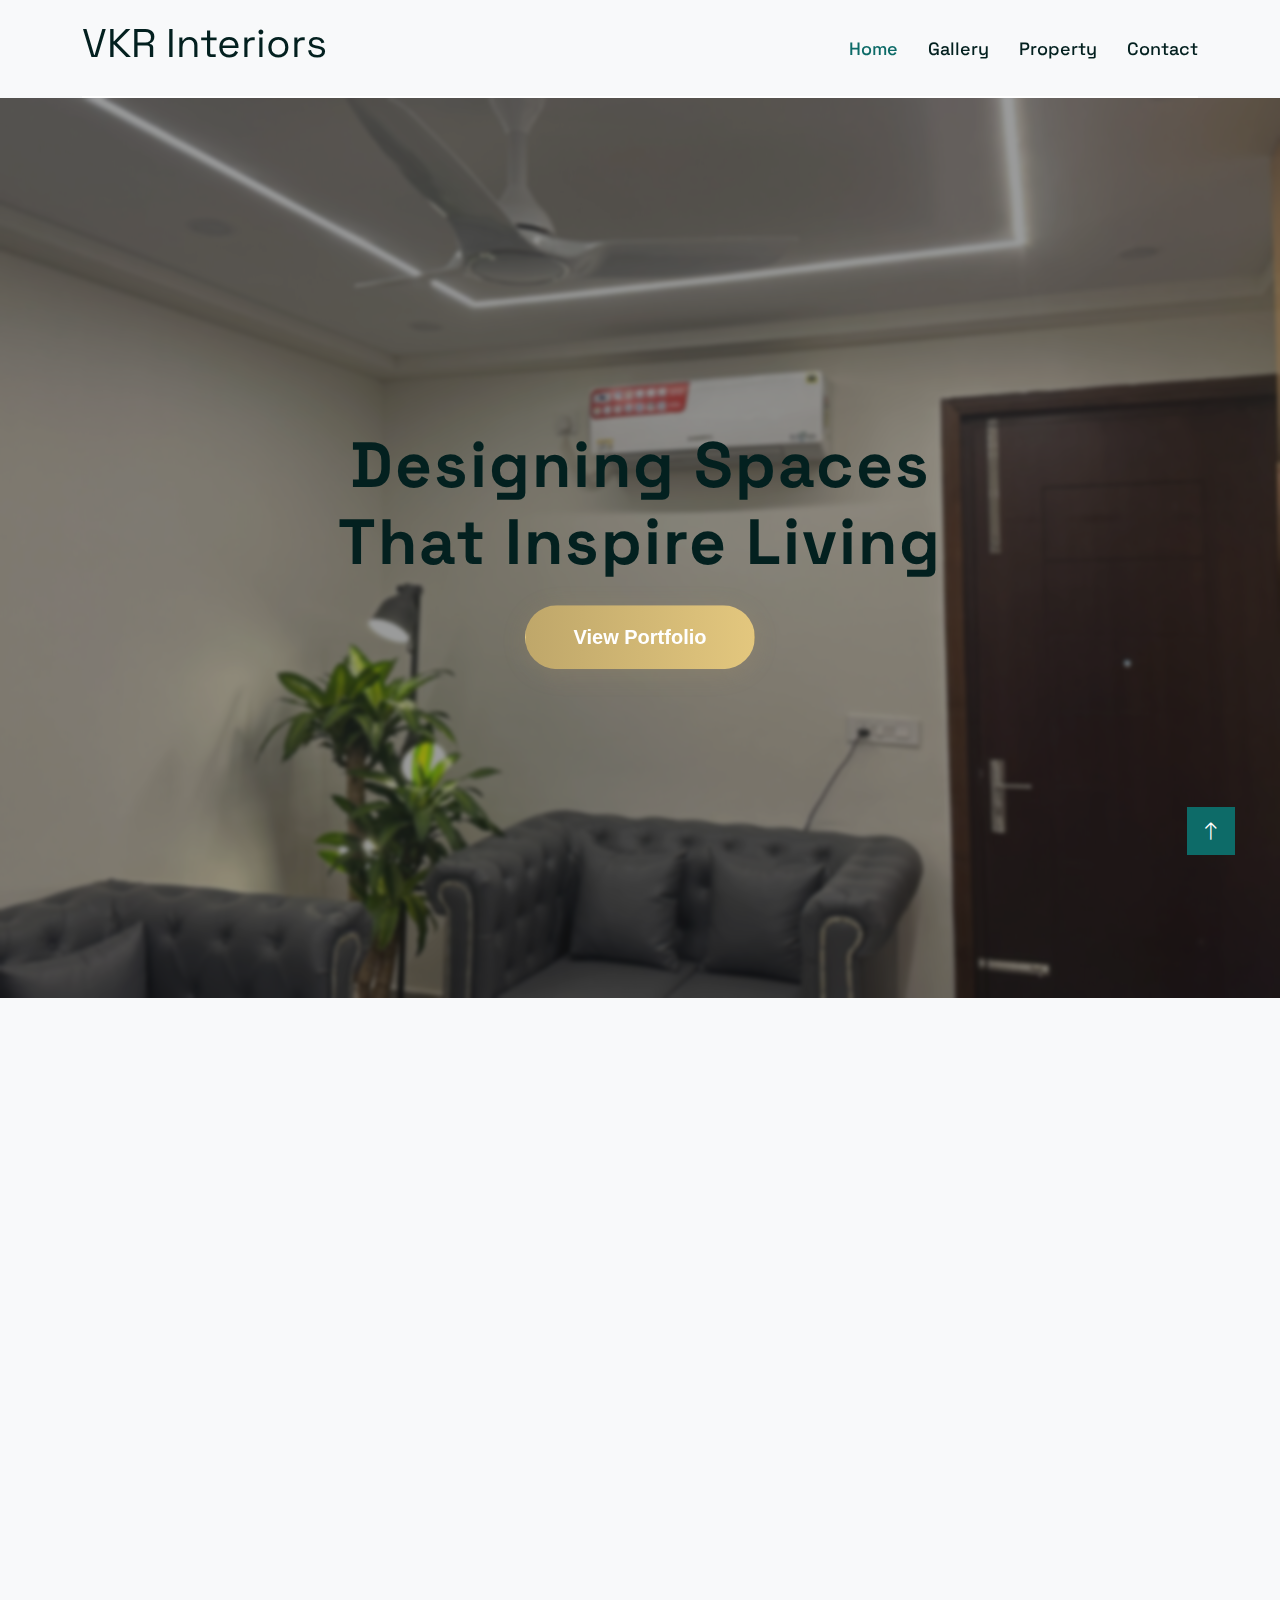
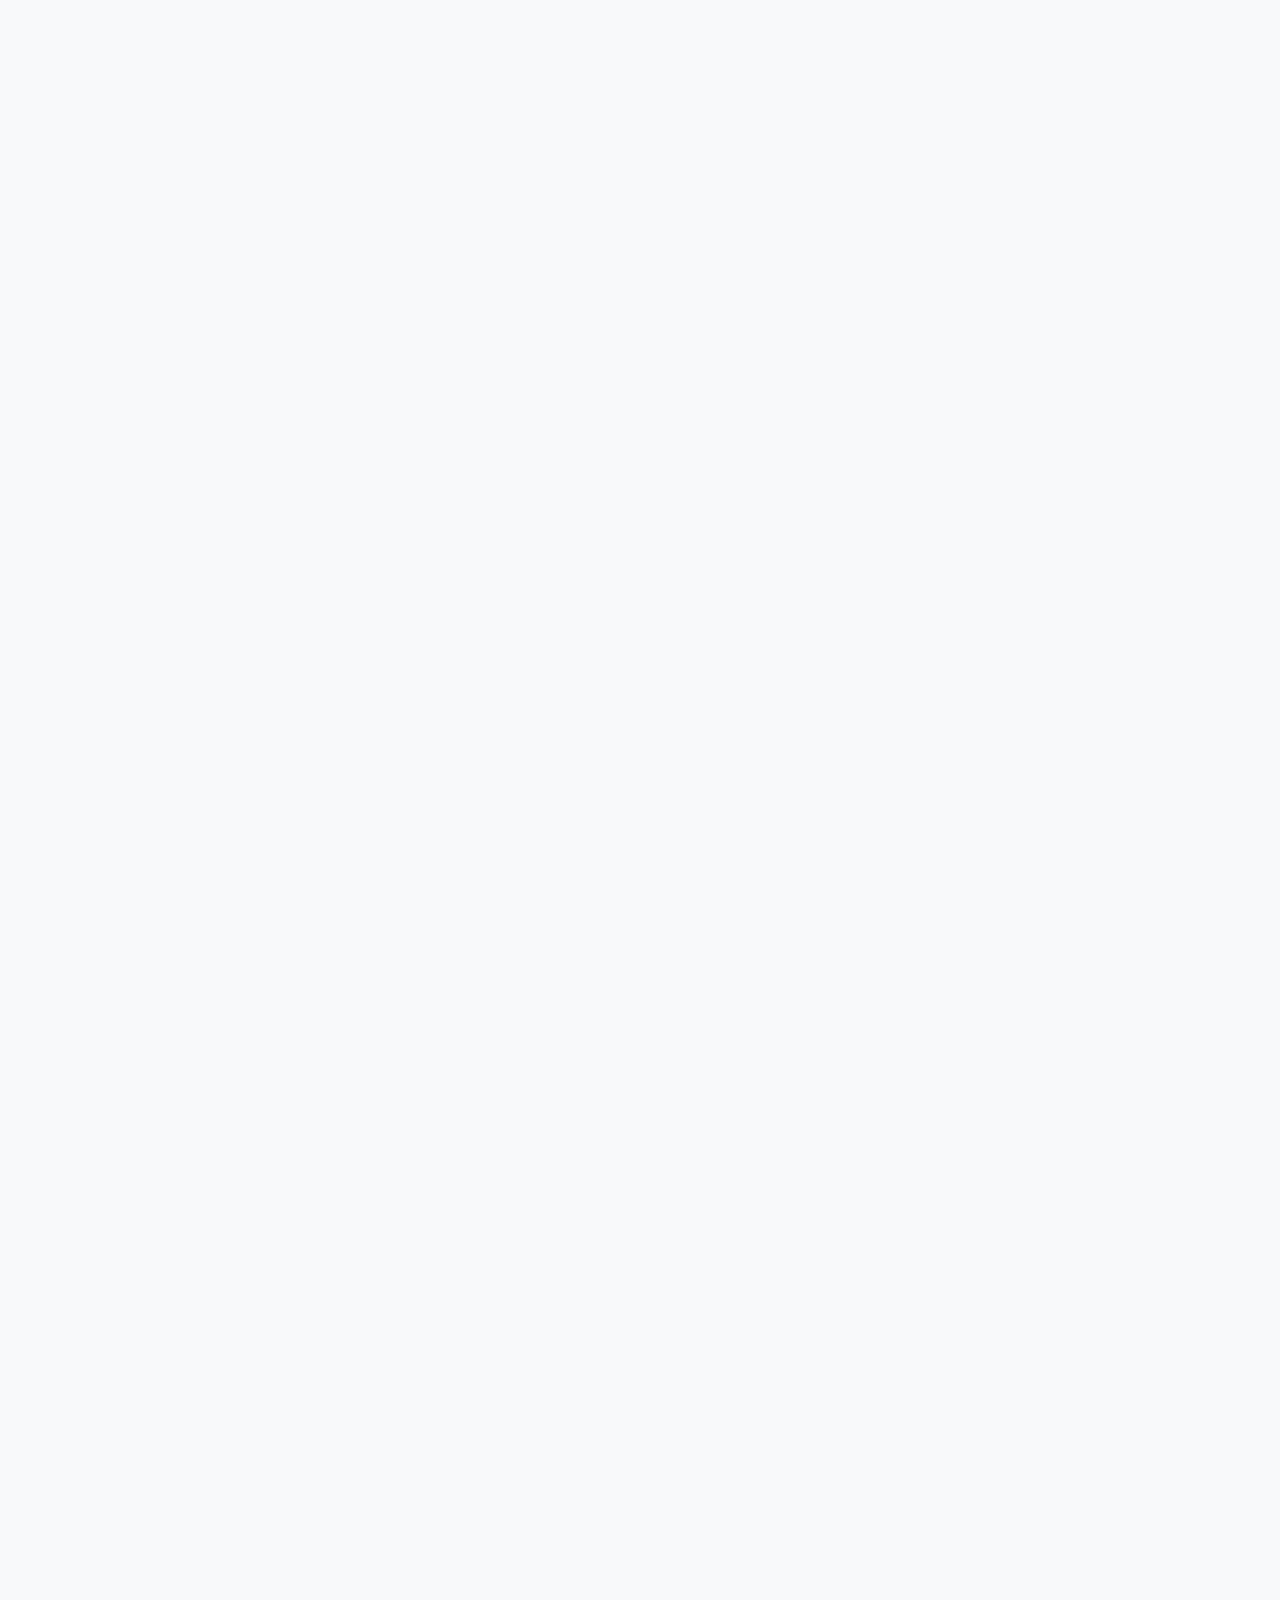
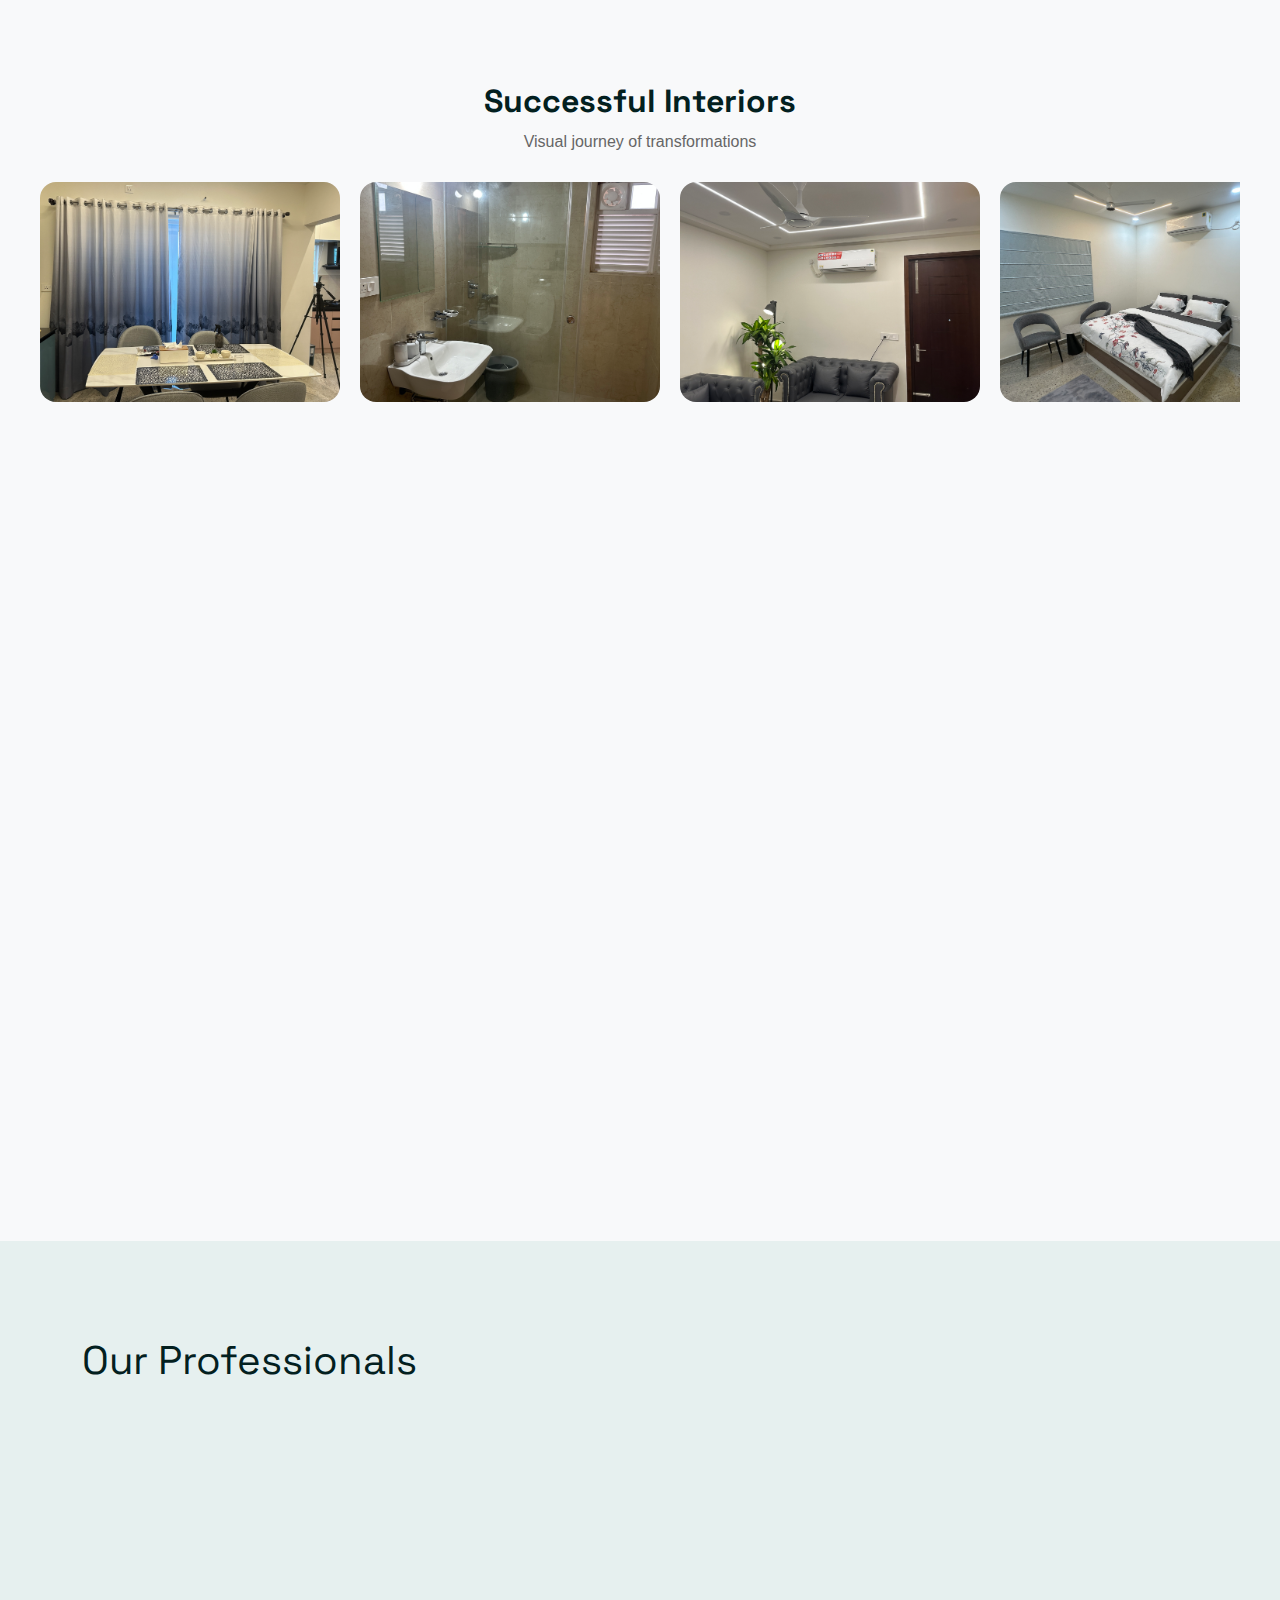
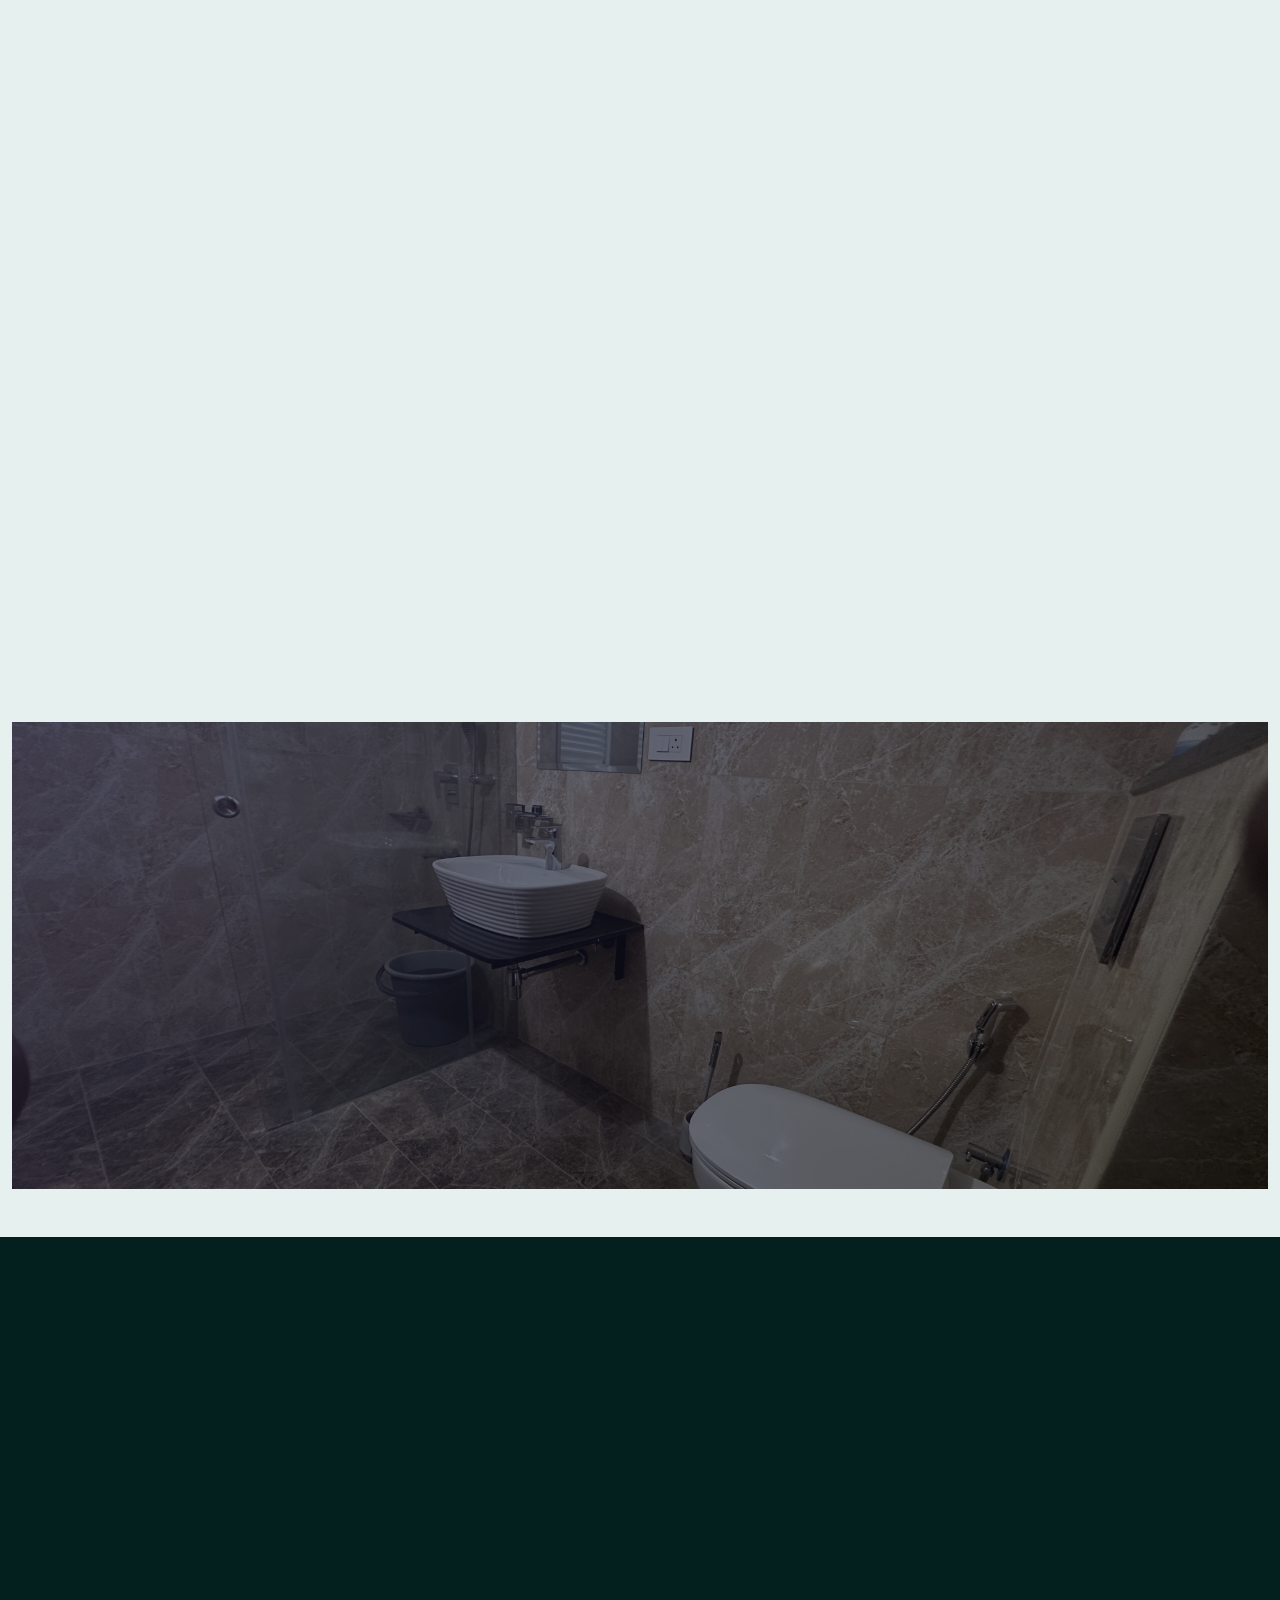
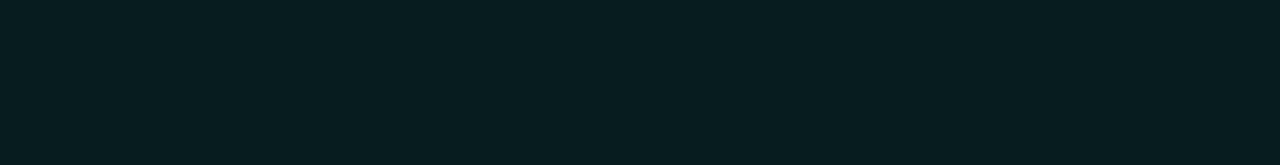
<file: index.html>
<!DOCTYPE html>
<html lang="en">

<head>
    <meta charset="utf-8">
    <title>VKR Interiors - Premium Interiors Design Solutions</title>
    <meta content="width=device-width, initial-scale=1.0" name="viewport">
    <meta content="" name="keywords">
    <meta content="" name="description">

    <!-- Favicon -->
    <link href="img/favicon.ico" rel="icon">

    <!-- Google Web Fonts -->
    <link rel="preconnect" href="https://fonts.googleapis.com">
    <link rel="preconnect" href="https://fonts.gstatic.com" crossorigin>
    <link href="https://fonts.googleapis.com/css2?family=Open+Sans&family=Space+Grotesk&display=swap" rel="stylesheet">

    <!-- Icon Font Stylesheet -->
    <link href="https://cdnjs.cloudflare.com/ajax/libs/font-awesome/5.10.0/css/all.min.css" rel="stylesheet">
    <link href="https://cdn.jsdelivr.net/npm/bootstrap-icons@1.4.1/font/bootstrap-icons.css" rel="stylesheet">

    <!-- Libraries Stylesheet -->
    <link href="lib/animate/animate.min.css" rel="stylesheet">
    <link href="lib/owlcarousel/assets/owl.carousel.min.css" rel="stylesheet">

    <!-- Customized Bootstrap Stylesheet -->
    <link href="css/bootstrap.min.css" rel="stylesheet">

    <!-- Template Stylesheet -->
    <link href="css/style.css" rel="stylesheet">
</head>

<body>
    <!-- Spinner Start -->
    <div id="spinner"
        class="show bg-white position-fixed translate-middle w-100 vh-100 top-50 start-50 d-flex align-items-center justify-content-center">
        <div class="spinner-grow text-primary" style="width: 3rem; height: 3rem;" role="status">
            <span class="sr-only">Loading...</span>
        </div>
    </div>
    <!-- Spinner End -->


    <!-- Navbar Start -->
    <div class="container-fluid sticky-top">
        <div class="container">
            <nav class="navbar navbar-expand-lg navbar-light border-bottom border-2 border-white">
                <a href="index.html" class="navbar-brand">
                    <h1>VKR Interiors</h1>
                </a>
                <button type="button" class="navbar-toggler ms-auto me-0" data-bs-toggle="collapse"
                    data-bs-target="#navbarCollapse">
                    <span class="navbar-toggler-icon"></span>
                </button>
                <div class="collapse navbar-collapse" id="navbarCollapse">
                    <div class="navbar-nav ms-auto">
                        <a href="index.html" class="nav-item nav-link active">Home</a>
                        
                        <a href="/about.html" class="nav-item nav-link">Gallery</a>
                        <a href="https://property-two-sigma.vercel.app/" class="nav-item nav-link">Property</a>

                        <!-- <div class="nav-item dropdown">
                            <a href="#!" class="nav-link dropdown-toggle" data-bs-toggle="dropdown">Pages</a>
                            <div class="dropdown-menu bg-light mt-2">
                                <a href="feature.html" class="dropdown-item">Features</a>
                                <a href="team.html" class="dropdown-item">Our Team</a>
                                <a href="testimonial.html" class="dropdown-item">Testimonial</a>
                                <a href="404.html" class="dropdown-item">404 Page</a>
                            </div>
                        </div> -->
                        <a href="contact.html" class="nav-item nav-link">Contact</a>
                    </div>
                </div>
            </nav>
        </div>
    </div>
    <!-- Navbar End -->


    <!-- Hero Start -->
    <!-- <div class="container-fluid pb-5 hero-header bg-light mb-5">
        <div class="container py-5">
            <div class="row g-5 align-items-center mb-5">
                <div class="col-lg-6">
                    <h1 class="display-1 mb-4 animated slideInRight">Transform Your <span class="text-primary">Space</span> Into Luxury</h1>
                    <h5 class="d-inline-block border border-2 border-white py-3 px-5 mb-0 animated slideInRight">Award-Winning Interior Design Studio Since 1990</h5>
                </div>
                <div class="col-lg-6">
                    <div class="owl-carousel header-carousel animated fadeIn">
                        <img class="img-fluid" src="/img/IMG_4407.JPG" alt="">
                        <img class="img-fluid" src="/img/IMG_4408.JPG" alt="">
                        <img class="img-fluid" src="/img/IMG_4409.JPG" alt="">
                    </div>
                </div>
            </div>
            <div class="row g-5 animated fadeIn">
                <div class="col-md-6 col-lg-3">
                    <div class="d-flex align-items-center">
                        <div class="flex-shrink-0 btn-square border border-2 border-white me-3">
                            <i class="fa fa-robot text-primary"></i>
                        </div>
                        <h5 class="lh-base mb-0">Crafted Furniture</h5>
                    </div>
                </div>
                <div class="col-md-6 col-lg-3">
                    <div class="d-flex align-items-center">
                        <div class="flex-shrink-0 btn-square border border-2 border-white me-3">
                            <i class="fa fa-robot text-primary"></i>
                        </div>
                        <h5 class="lh-base mb-0">Sustainable Material</h5>
                    </div>
                </div>
                <div class="col-md-6 col-lg-3">
                    <div class="d-flex align-items-center">
                        <div class="flex-shrink-0 btn-square border border-2 border-white me-3">
                            <i class="fa fa-robot text-primary"></i>
                        </div>
                        <h5 class="lh-base mb-0">Innovative Architects</h5>
                    </div>
                </div>
                <div class="col-md-6 col-lg-3">
                    <div class="d-flex align-items-center">
                        <div class="flex-shrink-0 btn-square border border-2 border-white me-3">
                            <i class="fa fa-robot text-primary"></i>
                        </div>
                        <h5 class="lh-base mb-0">Budget Friendly</h5>
                    </div>
                </div>
            </div>
        </div>
    </div> -->
    <!-- Hero End -->


   
               
<!-- Hero Section Start -->
<header class="hero-section position-relative w-100" style="height: 100vh; background: url('img/IMG_4404.JPG') center center/cover no-repeat;">
    <div class="hero-overlay position-absolute top-0 start-0 w-100 h-100" style="background: rgba(34, 34, 34, 0.45); backdrop-filter: blur(2px);"></div>
    
            <!-- <div class="collapse navbar-collapse justify-content-end" id="navbarNav">
                <ul class="navbar-nav">
                    <li class="nav-item"><a class="nav-link text-dark" href="#portfolio">Portfolio</a></li>
                    <li class="nav-item"><a class="nav-link text-dark" href="#services">Services</a></li>
                    <li class="nav-item"><a class="nav-link text-dark" href="#about">About</a></li>
                    <li class="nav-item"><a class="nav-link text-dark" href="#testimonials">Testimonials</a></li>
                    <li class="nav-item"><a class="nav-link text-dark" href="#contact">Contact</a></li>
                </ul>
            </div> -->
        </div>
    </nav>
    <div class="hero-content position-absolute top-50 start-50 translate-middle text-center text-white wow fadeInUp" data-wow-delay="0.2s">
        <h1 class="display-3 fw-bold mb-4" style="letter-spacing: 2px;">Designing Spaces That Inspire Living</h1>
        <a href="/about.html" class="btn btn-lg px-5 py-3 text-white" style="background: linear-gradient(90deg, #bfa76a 0%, #e3c77e 100%); border-radius: 32px; font-weight: 600; box-shadow: 0 4px 24px rgba(191,167,106,0.18);">View Portfolio</a>
    </div>
</header>
<!-- Hero Section End -->


   
               
<!-- About Us Section Start -->
<section id="about" class="container py-5 wow fadeInUp" data-wow-delay="0.2s">
  <div class="row align-items-center">
    <div class="col-lg-5 text-center mb-4 mb-lg-0">
      <img src="/img/136.jpg" class="img-fluid rounded-circle shadow-lg" style="width: 220px; height: 220px; object-fit: cover; border: 6px solid #bfa76a;" alt="Designer Photo">
    </div>
    <div class="col-lg-7">
      <h2 class="fw-bold text-dark mb-3">Our Story</h2>
      <p class="lead text-secondary">At VKR Interiors, our philosophy is timeless, modern, and client-focused. We believe in creating spaces that inspire living, blending luxury with comfort and sophistication. Every project is a journey of collaboration, creativity, and attention to detail.</p>
      <!-- Signature + Contact Buttons -->
<style>
  /* Fade-in for container */
  .contact-container {
    display: flex;
    gap: 24px;
    align-items: center;
    margin-top: 24px;
    opacity: 0;
    transform: translateY(10px);
    animation: fadeIn 0.8s ease forwards;
  }

  @keyframes fadeIn {
    to {
      opacity: 1;
      transform: translateY(0);
    }
  }

  /* Buttons */
  .contact-button {
    display: flex;
    align-items: center;
    gap: 8px;
    padding: 10px 16px;
    border-radius: 12px;
    font-weight: 600;
    color: white;
    text-decoration: none;
    box-shadow: 0 2px 6px rgba(0, 0, 0, 0.2);
    transition: transform 0.2s ease, box-shadow 0.2s ease;
  }

  .contact-button:hover {
    transform: scale(1.07);
    box-shadow: 0 4px 10px rgba(0, 0, 0, 0.3);
  }

  .phone-btn {
    background: #0ea5e9;
  }

  .whatsapp-btn {
    background: #25D366;
  }
</style>

<div class="contact-container">
  <!-- Signature -->
 

  <!-- Contact Buttons -->
  <div style="display:flex; gap:12px;">
    <a href="tel:+91 9866910606" class="contact-button phone-btn">
      📞 Call
    </a>
    <a href="https://wa.me/919866910606" target="_blank" class="contact-button whatsapp-btn">
      💬 WhatsApp
    </a>
  </div>
</div>


    </div>
  </div>
</section>
<!-- About Us Section End -->
<!-- Information Section Start -->
<section id="information" class="container py-5 wow fadeInUp" data-wow-delay="0.3s">
  <div class="row align-items-center">
    <div class="col-lg-6 mb-4 mb-lg-0">
      <h2 class="fw-bold text-dark mb-3">Why Choose VKR Interiors?</h2>
      <ul class="list-unstyled text-secondary fs-5">
        <!-- <li class="mb-2"><i class="fa fa-check text-gold me-2"></i> Award-winning design expertise</li> -->
        <li class="mb-2"><i class="fa fa-check text-gold me-2"></i> Personalized solutions for every client</li>
        <li class="mb-2"><i class="fa fa-check text-gold me-2"></i> Premium materials and craftsmanship</li>
        <li class="mb-2"><i class="fa fa-check text-gold me-2"></i> Seamless project management</li>
        <li class="mb-2"><i class="fa fa-check text-gold me-2"></i> Transparent pricing and timelines</li>
      </ul>
    </div>
    <div class="col-lg-6">
      <img src="img/IMG_4412.JPG" class="img-fluid rounded-4 shadow-lg" alt="Interior Showcase">
    </div>
  </div>
</section>
<!-- Information Section End -->


   
               
<!-- Gallery Section Start -->



   
               
<!-- History of Our Creation -->
<section class="container py-5 wow fadeInUp" data-wow-delay="0.1s">
    <div class="row align-items-center">
        <div class="col-lg-6 mb-4 mb-lg-0">
            <img src="img/IMG_4404.JPG" class="img-fluid rounded-4 shadow-lg animate__animated animate__fadeInLeft" alt="Our Story">
        </div>
        <div class="col-lg-6">
            <h3 class="fw-bold text-dark mb-3 animate__animated animate__fadeInDown">History of Our Creation</h3>
            <p class="text-secondary animate__animated animate__fadeInUp">VKR Interiors has grown from a passionate vision into a leading interior design studio, renowned for transforming spaces with creativity, craftsmanship, and luxury. Our journey is defined by innovation and a commitment to excellence.</p>
        </div>
    </div>
</section>
<!-- Why People Choose Us -->

<!-- Our Creative Services -->
<section class="container py-5 wow fadeInUp" data-wow-delay="0.3s">
    <div class="text-center mb-5">
        <h3 class="fw-bold text-dark mb-3 animate__animated animate__fadeInDown">Our Creative Services</h3>
        <p class="lead text-secondary animate__animated animate__fadeInUp">From concept to completion, VKR Interiors offers a full spectrum of creative services to elevate your space.</p>
    </div>
    <div class="row g-4">
        <div class="col-md-4">
            <div class="bg-white rounded-4 shadow-lg p-4 h-100 animate__animated animate__zoomIn">
                <h5 class="text-primary mb-3">Residential Design</h5>
                <p class="text-secondary">Luxury home interiors tailored to your lifestyle and taste.</p>
            </div>
        </div>
        <div class="col-md-4">
            <div class="bg-white rounded-4 shadow-lg p-4 h-100 animate__animated animate__zoomIn animate__delay-1s">
                <h5 class="text-primary mb-3">Commercial Spaces</h5>
                <p class="text-secondary">Innovative solutions for offices, retail, and hospitality environments.</p>
            </div>
        </div>
        <div class="col-md-4">
            <div class="bg-white rounded-4 shadow-lg p-4 h-100 animate__animated animate__zoomIn animate__delay-2s">
                <h5 class="text-primary mb-3">Turnkey Projects</h5>
                <p class="text-secondary">End-to-end project management for seamless execution and delivery.</p>
            </div>
        </div>
    </div>
</section>
    <div class="container-fluid py-5">
        <div class="container">
            <div class="text-center wow fadeInDown" data-wow-delay="0.1s">
                <h1 class="mb-5">Why People Choose <span class="text-uppercase text-gold bg-light px-2">VKR Interiors</span></h1>
            </div>
            <div class="row g-5 align-items-center text-center">
                <div class="col-md-6 col-lg-4 wow bounceIn" data-wow-delay="0.1s">
                    <i class="fa fa-award fa-5x text-gold mb-4 animated pulse infinite"></i>
                    <h4>Work of Excellence</h4>
                    <p class="mb-0">Delivering timeless luxury and innovative design solutions for residential and commercial spaces since 2009.</p>
                </div>
                <div class="col-md-6 col-lg-4 wow bounceIn" data-wow-delay="0.3s">
                    <i class="fa fa-lightbulb fa-5x text-gold mb-4 animated tada infinite"></i>
                    <h4>Creative Visionaries</h4>
                    <p class="mb-0">Our award-winning team brings creative vision, premium materials, and a client-centric approach to every project, ensuring exceptional service and sustainable practices for timeless elegance.</p>
                </div>
                <div class="col-md-6 col-lg-4 wow bounceIn" data-wow-delay="0.5s">
                    <i class="fa fa-gem fa-5x text-gold mb-4 animated heartBeat infinite"></i>
                    <h4>Premium Materials</h4>
                    <p class="mb-0">We use only the finest materials and finishes, ensuring every detail reflects luxury</p>
                </div>
                <div class="col-md-6 col-lg-4 wow bounceIn" data-wow-delay="0.7s">
                    <i class="fa fa-users fa-5x text-gold mb-4 animated bounce infinite"></i>
                    <h4>Client-Centric Approach</h4>
                    <p class="mb-0">Personalized solutions, transparent communication, and seamless project management for every client.</p>
                </div>
                <!-- <div class="col-md-6 col-lg-4 wow bounceIn" data-wow-delay="0.9s">
                    <i class="fa fa-hand-holding-heart fa-5x text-gold mb-4 animated swing infinite"></i>
                    <h4>Exceptional Service</h4>
                    <p class="mb-0">From concept to completion, we deliver exceptional service and exceed expectations at every step.</p>
                </div> -->
                <!-- <div class="col-md-6 col-lg-4 wow bounceIn" data-wow-delay="1.1s">
                    <i class="fa fa-leaf fa-5x text-gold mb-4 animated rubberBand infinite"></i>
                    <h4>Sustainable Practices</h4>
                    <p class="mb-0">Eco-friendly materials and responsible design for a healthier, greener future.</p>
                </div> -->
            </div>
        </div>
    </div>
    <!-- Feature End -->


    <!-- Project Start -->
  <!-- Auto-scrolling, seamless horizontal gallery -->
<style>
  .gallery-section {
    text-align: center;
    margin: 50px auto;
    max-width: 1200px;
  }

  .gallery-section h2 {
    font-size: 2rem;
    font-weight: bold;
    margin-bottom: 10px;
  }

  .gallery-section p {
    color: #666;
    margin-bottom: 18px;
  }

  /* The scrolling container */
  .gallery-container {
    display: flex;
    gap: 20px;
    overflow-x: auto;
    scroll-snap-type: x mandatory;
    padding: 10px;
    -webkit-overflow-scrolling: touch;
    scrollbar-width: none; /* Firefox */
    -ms-overflow-style: none; /* IE/Edge */
    user-select: none;
    cursor: grab;
  }
  .gallery-container:active { cursor: grabbing; }

  .gallery-container::-webkit-scrollbar { display: none; } /* Chrome/Safari */

  .gallery-item {
    flex: 0 0 auto;
    scroll-snap-align: start;
    position: relative;
    border-radius: 16px;
    overflow: hidden;
    min-width: 300px;
    max-width: 320px;
    transition: transform 0.25s ease, box-shadow 0.25s ease;
  }

  .gallery-item img {
    width: 100%;
    height: 220px;
    object-fit: cover;
    display: block;
    vertical-align: middle;
  }

  .gallery-item:hover {
    transform: scale(1.03);
    box-shadow: 0 10px 30px rgba(0,0,0,0.18);
  }
</style>

<div class="gallery-section">
  <h2>Successful Interiors</h2>
  <p>Visual journey of transformations</p>

  <div id="gallery" class="gallery-container">
    <!-- duplicate these items as needed; script will duplicate automatically -->
    <a href="/about.html"><div class="gallery-item"><img src="img/IMG_4407.JPG" alt="Project 1"></div></a>
    <a href="/about.html"><div class="gallery-item"><img src="img/IMG_4431.JPG" alt="Project 2"></div></a>
    <a href="/about.html"><div class="gallery-item"><img src="img/IMG_4404.JPG" alt="Project 3"></div></a>
    <a href="/about.html"><div class="gallery-item"><img src="img/IMG_4418.JPG" alt="Project 4"></div></a>
    <a href="/about.html"><div class="gallery-item"><img src="img/IMG_4407.JPG" alt="Project 5"></div></a>
  </div>
</div>

<script>
  document.addEventListener('DOMContentLoaded', () => {
    const gallery = document.getElementById('gallery');
    if (!gallery) return;

    // Duplicate children to create a seamless loop
    gallery.innerHTML = gallery.innerHTML + gallery.innerHTML;

    // Auto-scroll settings
    let speed = 0.6; // pixels per frame (adjust: lower = slower, higher = faster)
    let rafId = null;
    let running = true;

    function step() {
      // Move scroll
      gallery.scrollLeft += speed;

      // When we've scrolled half the total width (because we duplicated items),
      // jump back by half to create a seamless loop
      if (gallery.scrollLeft >= gallery.scrollWidth / 2) {
        gallery.scrollLeft -= gallery.scrollWidth / 2;
      }
      rafId = requestAnimationFrame(step);
    }

    // Start auto-scroll
    rafId = requestAnimationFrame(step);

    // Pause/resume on mouse enter/leave
    gallery.addEventListener('mouseenter', () => {
      if (rafId) cancelAnimationFrame(rafId);
      rafId = null;
      running = false;
    });
    gallery.addEventListener('mouseleave', () => {
      if (!rafId) {
        running = true;
        rafId = requestAnimationFrame(step);
      }
    });

    // Pointer drag support (so user can drag with mouse or touch)
    let isDown = false;
    let startX = 0;
    let scrollStart = 0;

    gallery.addEventListener('pointerdown', (e) => {
      isDown = true;
      gallery.setPointerCapture(e.pointerId);
      startX = e.clientX;
      scrollStart = gallery.scrollLeft;
      // pause auto-scroll while dragging
      if (rafId) cancelAnimationFrame(rafId);
      rafId = null;
      gallery.style.scrollSnapType = 'none';
    });

    gallery.addEventListener('pointermove', (e) => {
      if (!isDown) return;
      const dx = e.clientX - startX;
      gallery.scrollLeft = scrollStart - dx;

      // keep in seamless bounds while dragging
      const half = gallery.scrollWidth / 2;
      if (gallery.scrollLeft >= half) gallery.scrollLeft -= half;
      if (gallery.scrollLeft < 0) gallery.scrollLeft += half;
    });

    function endDrag(e) {
      if (!isDown) return;
      isDown = false;
      try { gallery.releasePointerCapture(e.pointerId); } catch {}
      gallery.style.scrollSnapType = 'x mandatory';
      // resume auto-scroll
      if (!rafId) rafId = requestAnimationFrame(step);
    }
    gallery.addEventListener('pointerup', endDrag);
    gallery.addEventListener('pointercancel', endDrag);

    // On window resize re-run duplication guard (only duplicate once)
    let duplicated = true; // We already duplicated above
    window.addEventListener('resize', () => {
      // ensure we haven't accidentally short-circuited the seamless area
      // no heavy recalculation needed — keep running
    });

    // Optional: allow speed change on hover (slower) for a nicer UX on desktop
    gallery.addEventListener('mouseover', () => { speed = 0.2; });
    gallery.addEventListener('mouseout',  () => { speed = 0.6; });

    // If images not loaded yet, ensure initial layout is ok
    // Wait for images to be ready (optional)
    const imgs = gallery.querySelectorAll('img');
    let loaded = 0;
    imgs.forEach(img => {
      if (img.complete) {
        loaded++;
      } else {
        img.addEventListener('load', () => {
          loaded++;
          if (loaded === imgs.length) {
            // nothing to do, layout stable
          }
        });
      }
    });
  });
</script>

    <!-- Project End -->


    <!-- Service Start -->
    <div class="container-fluid py-5">
        <div class="container py-5">
            <div class="row g-5 align-items-center">
                <div class="col-lg-5 wow fadeInLeft" data-wow-delay="0.1s">
                    <h1 class="mb-5">Why People Choose <span class="text-uppercase text-gold bg-light px-2">VKR Interiors</span></h1>
                    <p class="wow fadeInUp" data-wow-delay="0.2s">Experience the art of luxury living with VKR Interiors. Our award-winning team brings creative vision, premium materials, and a client-centric approach to every project, ensuring exceptional service and sustainable practices for timeless elegance.</p>
                    <div class="d-flex align-items-center bg-light wow pulse infinite" data-wow-delay="0.3s">
                        <div class="btn-square flex-shrink-0 bg-gold" style="width: 100px; height: 100px;">
                            <i class="fa fa-phone fa-2x text-white"></i>
                        </div>
                       <div class="px-3">
  <h3>
    <a href="tel:+91 9866910606" style="color: inherit; text-decoration: none;">
      +91 9866910606
    </a>
  </h3>
  <span>Call us direct 24/7 for a free premium consultation</span>
</div>

                    </div>
                </div>
                <div class="col-lg-7">
                    <div class="row g-0">
                        <div class="col-md-6 wow bounceIn" data-wow-delay="0.2s">
                            <div class="service-item h-100 d-flex flex-column justify-content-center bg-gold shadow-lg">
                                <a href="#" class="service-img position-relative mb-4">
                                    <img class="img-fluid w-100" src="/img/IMG_4432.JPG" alt="">
                                    <h3><i class="fa fa-award text-gold"></i> Work of Excellence</h3>
                                </a>
                                <p class="mb-0">Delivering timeless luxury and innovative design for over 15 years.</p>
                            </div>
                        </div>
                        <div class="col-md-6 wow bounceIn" data-wow-delay="0.4s">
                            <div class="service-item h-100 d-flex flex-column justify-content-center bg-light shadow-lg">
                                <a href="#" class="service-img position-relative mb-4">
                                    <img class="img-fluid w-100" src="/img/IMG_4431.JPG" alt="">
                                    <h3><i class="fa fa-lightbulb text-gold"></i> Creative Vision</h3>
                                </a>
                                <p class="mb-0">Transforming spaces with bespoke concepts and artistic flair.</p>
                            </div>
                        </div>
                        <div class="col-md-6 wow bounceIn" data-wow-delay="0.6s">
                            <div class="service-item h-100 d-flex flex-column justify-content-center bg-light shadow-lg">
                                <a href="#" class="service-img position-relative mb-4">
                                    <img class="img-fluid w-100" src="/img/IMG_4429.JPG" alt="">
                                    <h3><i class="fa fa-gem text-gold"></i> Premium Materials</h3>
                                </a>
                                <p class="mb-0">Curating the finest materials for a sophisticated, lasting finish.</p>
                            </div>
                        </div>
                        <div class="col-md-6 wow bounceIn" data-wow-delay="0.8s">
                            <div class="service-item h-100 d-flex flex-column justify-content-center bg-gold shadow-lg">
                                <a href="#" class="service-img position-relative mb-4">
                                    <img class="img-fluid w-100" src="/img/IMG_4428.JPG" alt="">
                                    <h3><i class="fa fa-users text-gold"></i> Client-Centric Approach</h3>
                                </a>
                                <p class="mb-0">Personalized solutions tailored to your lifestyle and aspirations.</p>
                            </div>
                        </div>
                        
                        
                    </div>
                </div>
            </div>
        </div>
    </div>
    <!-- Service End -->


    <!-- Team Start -->
    <div class="container-fluid bg-light py-5">
        <div class="container py-5">
            <h1 class="mb-5">Our Professionals<span class="text-uppercase text-primary bg-light px-2"></span>
            </h1>
            <div class="row g-4">
                <div class="col-md-6 col-lg-3 wow fadeIn" data-wow-delay="0.1s">
                    <div class="team-item position-relative overflow-hidden">
                        <img class="img-fluid w-100" src="/img/WhatsApp Image 2025-09-04 at 1.26.16 PM.jpeg" alt="">
                        <div class="team-overlay">
                            <small class="mb-2">V. Karunakar Reddy </small>
                            <h4 class="lh-base text-light">Managing Director</h4>
                            <h4 class="lh-base text-light">+91 9866910606
</h4>
                            <div class="d-flex justify-content-center">
                               
                                <a class="btn btn-outline-primary btn-sm-square border-2 me-2" href="https://youtube.com/@vkrinteriors?si=b8pSjUwJuHb84a3M">
                                    <i class="fab fa-youtube"></i>
                                </a>
                                <a class="btn btn-outline-primary btn-sm-square border-2 me-2" href="https://www.instagram.com/vkrinteriors.515?igsh=Y3Q0eDlvdGxnYnR1">
                                    <i class="fab fa-instagram"></i>
                                </a>
                                
                            </div>
                        </div>
                    </div>
                </div>
                <div class="col-md-6 col-lg-3 wow fadeIn" data-wow-delay="0.3s">
                    <div class="team-item position-relative overflow-hidden">
                        <img class="img-fluid w-100" src="/img/WhatsApp Image 2025-09-04 at 1.27.49 PM.jpeg" alt="">
                        <div class="team-overlay">
                            <small class="mb-2">Rajashekhar Gannoju</small>
                            <h4 class="lh-base text-light">+91 9966271679</h4>
                            <div class="d-flex justify-content-center">
                             
                                
                                <a class="btn btn-outline-primary btn-sm-square border-2 me-2" href="https://youtube.com/@vkrinteriors?si=b8pSjUwJuHb84a3M">
                                    <i class="fab fa-youtube"></i>
                                </a>
                                <a class="btn btn-outline-primary btn-sm-square border-2 me-2" href="https://www.instagram.com/vkrinteriors.515?igsh=Y3Q0eDlvdGxnYnR1">
                                    <i class="fab fa-instagram"></i>
                                </a>
                               
                            </div>
                        </div>
                    </div>
                </div>
                <!-- <div class="col-md-6 col-lg-3 wow fadeIn" data-wow-delay="0.5s">
                    <div class="team-item position-relative overflow-hidden">
                        <img class="img-fluid w-100" src="img/team-3.jpg" alt="">
                        <div class="team-overlay">
                            <small class="mb-2">Architect</small>
                            <h4 class="lh-base text-light">Bradley Gordon</h4>
                            <div class="d-flex justify-content-center">
                                <a class="btn btn-outline-primary btn-sm-square border-2 me-2" href="#!">
                                    <i class="fab fa-facebook-f"></i>
                                </a>
                                <a class="btn btn-outline-primary btn-sm-square border-2 me-2" href="#!">
                                    <i class="fab fa-twitter"></i>
                                </a>
                                <a class="btn btn-outline-primary btn-sm-square border-2 me-2" href="#!">
                                    <i class="fab fa-instagram"></i>
                                </a>
                                <a class="btn btn-outline-primary btn-sm-square border-2 me-2" href="#!">
                                    <i class="fab fa-linkedin-in"></i>
                                </a>
                            </div>
                        </div>
                    </div>
                </div>
                <div class="col-md-6 col-lg-3 wow fadeIn" data-wow-delay="0.7s">
                    <div class="team-item position-relative overflow-hidden">
                        <img class="img-fluid w-100" src="img/team-4.jpg" alt="">
                        <div class="team-overlay">
                            <small class="mb-2">Architect</small>
                            <h4 class="lh-base text-light">Alexander Bell</h4>
                            <div class="d-flex justify-content-center">
                                <a class="btn btn-outline-primary btn-sm-square border-2 me-2" href="#!">
                                    <i class="fab fa-facebook-f"></i>
                                </a>
                                <a class="btn btn-outline-primary btn-sm-square border-2 me-2" href="#!">
                                    <i class="fab fa-twitter"></i>
                                </a>
                                <a class="btn btn-outline-primary btn-sm-square border-2 me-2" href="#!">
                                    <i class="fab fa-instagram"></i>
                                </a>
                                <a class="btn btn-outline-primary btn-sm-square border-2 me-2" href="#!">
                                    <i class="fab fa-linkedin-in"></i>
                                </a>
                            </div>
                        </div>
                    </div>
                </div>
            </div> -->
        </div>
    </div>
    <!-- Team End -->


    <!-- Testimonial Start -->
    <div class="container-fluid py-5 wow fadeInUp" data-wow-delay="0.1s" style="background: linear-gradient(135deg, #f8f9fa 60%, #e3e6ea 100%); border-radius: 32px; box-shadow: 0 8px 32px rgba(0,0,0,0.12);">
        <div class="container py-5">
            <div class="text-center mb-5">
                <h2 class="display-5 fw-bold text-dark mb-3 animate__animated animate__fadeInDown">Client Testimonials</h2>
                <p class="lead text-secondary animate__animated animate__fadeInUp animate__delay-1s">Discover why our clients love VKR Interiors and trust us to transform their spaces into luxury havens.</p>
            </div>
            <div class="owl-carousel testimonial-carousel wow animate__animated animate__fadeInUp animate__delay-2s" data-wow-delay="0.3s">
                <div class="testimonial-item bg-white rounded-4 shadow-lg p-4 mx-2 animate__animated animate__zoomIn">
                    <div class="d-flex align-items-center mb-3">
                        <img class="img-fluid rounded-circle border border-3 border-primary me-3" src="img/testimonial-1.jpg" style="width: 60px; height: 60px;" alt="Client Photo">
                        <div>
                            <h6 class="mb-0 text-dark">Aarav Sharma</h6>
                            <small class="text-muted">Homeowner</small>
                        </div>
                    </div>
                    <p class="mb-0 text-secondary">"VKR Interiors exceeded our expectations. The attention to detail and luxurious finishes made our home truly unique."</p>
                </div>
                <div class="testimonial-item bg-white rounded-4 shadow-lg p-4 mx-2 animate__animated animate__zoomIn animate__delay-1s">
                    <div class="d-flex align-items-center mb-3">
                        <img class="img-fluid rounded-circle border border-3 border-primary me-3" src="img/testimonial-2.jpg" style="width: 60px; height: 60px;" alt="Client Photo">
                        <div>
                            <h6 class="mb-0 text-dark">Priya Verma</h6>
                            <small class="text-muted">Business Owner</small>
                        </div>
                    </div>
                    <p class="mb-0 text-secondary">"The creative team at VKR Interiors brought our vision to life with elegance and professionalism. Highly recommended!"</p>
                </div>
                <div class="testimonial-item bg-white rounded-4 shadow-lg p-4 mx-2 animate__animated animate__zoomIn animate__delay-2s">
                    <div class="d-flex align-items-center mb-3">
                        <img class="img-fluid rounded-circle border border-3 border-primary me-3" src="img/testimonial-3.jpg" style="width: 60px; height: 60px;" alt="Client Photo">
                        <div>
                            <h6 class="mb-0 text-dark">Rahul Mehta</h6>
                            <small class="text-muted">Architect</small>
                        </div>
                    </div>
                    <p class="mb-0 text-secondary">"Their innovative approach and premium materials set VKR Interiors apart. The results speak for themselves."</p>
                </div>
            </div>
        </div>
    </div>
    <!-- Testimonial End -->


    <!-- Newsletter Start -->
    <div class="container-fluid newsletter p-0 position-relative" style="background: url('/img/IMG_4424.JPG') center/cover no-repeat; min-height: 400px;">
      <div class="position-absolute top-0 start-0 w-100 h-100" style="background: linear-gradient(135deg, rgba(30,30,60,0.7) 0%, rgba(0,0,0,0.55) 100%);"></div>
      <div class="container position-relative z-1 h-100">
        <div class="row g-0 align-items-center h-100">
          <div class="col-lg-6 py-5 text-white wow animate__animated animate__fadeInRight" style="backdrop-filter: blur(2px);">
            <div class="rounded-4 shadow-lg p-4" style="background: rgba(30,30,60,0.4);">
              <h2 class="mb-4 fw-bold" style="font-size:2.2rem; letter-spacing:1px;">Visit Our Studio</h2>
              <iframe src="https://www.google.com/maps/embed?pb=!1m18!1m12!1m3!1d3806.045402197968!2d78.3624464!3d17.45754089999998!2m3!1f0!2f0!3f0!3m2!1i1024!2i768!4f13.1!3m3!1m2!1s0x3bcb930078f51bcb%3A0xe1526a839de6df82!2sBollineni%20Bion%20Block%20-%20D%20(Zest)!5e0!3m2!1sen!2sin!4v1757096821517!5m2!1sen!2sin" width="100%" height="250" style="border:0; border-radius:12px;" allowfullscreen="" loading="lazy" referrerpolicy="no-referrer-when-downgrade"></iframe>
            </div>
          </div>
          <div class="col-lg-6 py-5 d-flex align-items-center justify-content-end wow animate__animated animate__fadeInRight" data-wow-delay="0.3s">
            <div class="p-5 bg-white rounded-4 shadow-lg" style="max-width: 420px; margin-left:auto;">
              <h2 class="mb-4 text-dark fw-bold" style="font-size:2rem;">Subscribe to <span class="text-primary">Our Newsletter</span></h2>
              <div class="position-relative w-100 mb-3">
                <input class="form-control border-0 shadow-sm w-100 ps-4 pe-5" type="email" placeholder="Enter Your Email" style="height: 55px; font-size:1.1rem;">
                <button type="button" class="btn btn-primary shadow position-absolute top-0 end-0 mt-1 me-2" style="height:45px;">
                  <i class="fa fa-paper-plane text-white fs-5"></i>
                </button>
              </div>
              <p class="mb-0 text-muted" style="font-size:1rem;">Get exclusive updates and design inspiration directly to your inbox 🚀</p>
            </div>
          </div>
        </div>
      </div>
    </div>
    <link rel="stylesheet" href="https://cdnjs.cloudflare.com/ajax/libs/animate.css/4.1.1/animate.min.css"/>
    <script src="https://cdnjs.cloudflare.com/ajax/libs/wow/1.1.2/wow.min.js"></script>
    <script>
      new WOW().init();
    </script>

    </div>
    
    <!-- Newsletter End -->


    <!-- Footer Start -->
    <div class="container-fluid bg-dark text-white-50 footer pt-5">
        <div class="container py-5">
            <div class="row g-5">
                <div class="col-md-6 col-lg-3 wow fadeIn" data-wow-delay="0.1s">
                    <a href="index.html" class="d-inline-block mb-3">
                        <h1 class="text-white">VKR interiors</h1>
                    </a>
                    <p class="mb-0">We transform spaces into beautiful, functional environments that reflect your personality and style. From concept to completion, we craft interiors that blend elegance, comfort, and practicality — creating places you’ll love to live and work in.</p>
                </div>
                <div class="col-md-6 col-lg-3 wow fadeIn" data-wow-delay="0.3s">
                    <h5 class="text-white mb-4">Get In Touch</h5>
                    <p><i class="fa fa-map-marker-alt me-3"></i>Bollineni Bion Block - D</p>
                    <p><i class="fa fa-phone-alt me-3"></i>+91 9440454515</p>
                    <p><i class="fa fa-envelope me-3"></i>vkrinteriors.515@gmail.com</p>
                    <div class="d-flex pt-2">
                        
                        <a class="btn btn-outline-primary btn-square border-2 me-2" href="https://youtube.com/@vkrinteriors?si=b8pSjUwJuHb84a3M"><i
                                class="fab fa-youtube"></i></a>
                        <a class="btn btn-outline-primary btn-square border-2 me-2" href="https://www.instagram.com/vkrinteriors.515?igsh=Y3Q0eDlvdGxnYnR1"><i
                                class="fab fa-instagram"></i></a>
                       
                    </div>
                </div>
                <div class="col-md-6 col-lg-3 wow fadeIn" data-wow-delay="0.5s">
                    <h5 class="text-white mb-4">Popular Link</h5>
                    <a class="btn btn-link" href="/about.html">About Us</a>
                    <a class="btn btn-link" href="/contact.html">Contact Us</a>
                    <a class="btn btn-link" href="https://property-two-sigma.vercel.app/">Property</a>

                    <!-- <a class="btn btn-link" href="#!">Privacy Policy</a>
                    <a class="btn btn-link" href="#!">Terms & Condition</a>
                    <a class="btn btn-link" href="#!">Career</a> -->
                </div>
                <!-- <div class="col-md-6 col-lg-3 wow fadeIn" data-wow-delay="0.7s">
                    <h5 class="text-white mb-4">Our Services</h5>
                    <a class="btn btn-link" href="#!">Interior Design</a>
                    <a class="btn btn-link" href="#!">Project Planning</a>
                    <a class="btn btn-link" href="#!">Renovation</a>
                    <a class="btn btn-link" href="#!">Implement</a>
                    <a class="btn btn-link" href="#!">Landscape Design</a>
                </div>
            </div> -->
        </div>
        <div class="container wow fadeIn" data-wow-delay="0.1s">
            <div class="copyright">
                <div class="row">
                    <div class="col-md-6 text-center text-md-start mb-3 mb-md-0">
                        &copy; <a class="border-bottom" href="#!">VKR Interiors</a>, All Right Reserved.

                        <!--/*** This template is free as long as you keep the below author’s credit link/attribution link/backlink. ***/-->
                        <!--/*** If you'd like to use the template without the below author’s credit link/attribution link/backlink, ***/-->
                        <!--/*** you can purchase the Credit Removal License from "https://htmlcodex.com/credit-removal". ***/-->
                        Designed By <a class="border-bottom" href="#">aerion</a>
                        
                    </div>
                    
                </div>
            </div>
        </div>
    </div>
    <!-- Footer End -->


    <!-- Back to Top -->
    <a href="#!" class="btn btn-lg btn-primary btn-lg-square back-to-top"><i class="bi bi-arrow-up"></i></a>


    <!-- JavaScript Libraries -->
    <script src="https://ajax.googleapis.com/ajax/libs/jquery/3.6.1/jquery.min.js"></script>
    <script src="https://cdn.jsdelivr.net/npm/bootstrap@5.0.0/dist/js/bootstrap.bundle.min.js"></script>
    <script src="lib/wow/wow.min.js"></script>
    <script src="lib/easing/easing.min.js"></script>
    <script src="lib/waypoints/waypoints.min.js"></script>
    <script src="lib/owlcarousel/owl.carousel.min.js"></script>

    <!-- Template Javascript -->
    <script src="js/main.js"></script>
    <!-- Chatbot Widget Start -->
   
</body>

</html>


<style>
.text-gold { color: #bfa76a; }
.btn-gold { background: linear-gradient(90deg, #bfa76a 0%, #e3c77e 100%); color: #fff; }
.hero-section { min-height: 100vh; }
.navbar .nav-link { font-weight: 500; margin-left: 18px; }
.gallery-grid { column-count: 3; column-gap: 24px; }
.gallery-item { break-inside: avoid; margin-bottom: 24px; }
.gallery-hover { opacity: 0; transition: opacity 0.3s; }
.gallery-item:hover .gallery-hover { opacity: 1 !important; }
body { background: #f8f9fa; color: #222; font-family: 'Montserrat', sans-serif; }
section { margin-bottom: 0; }
</style>
</file>
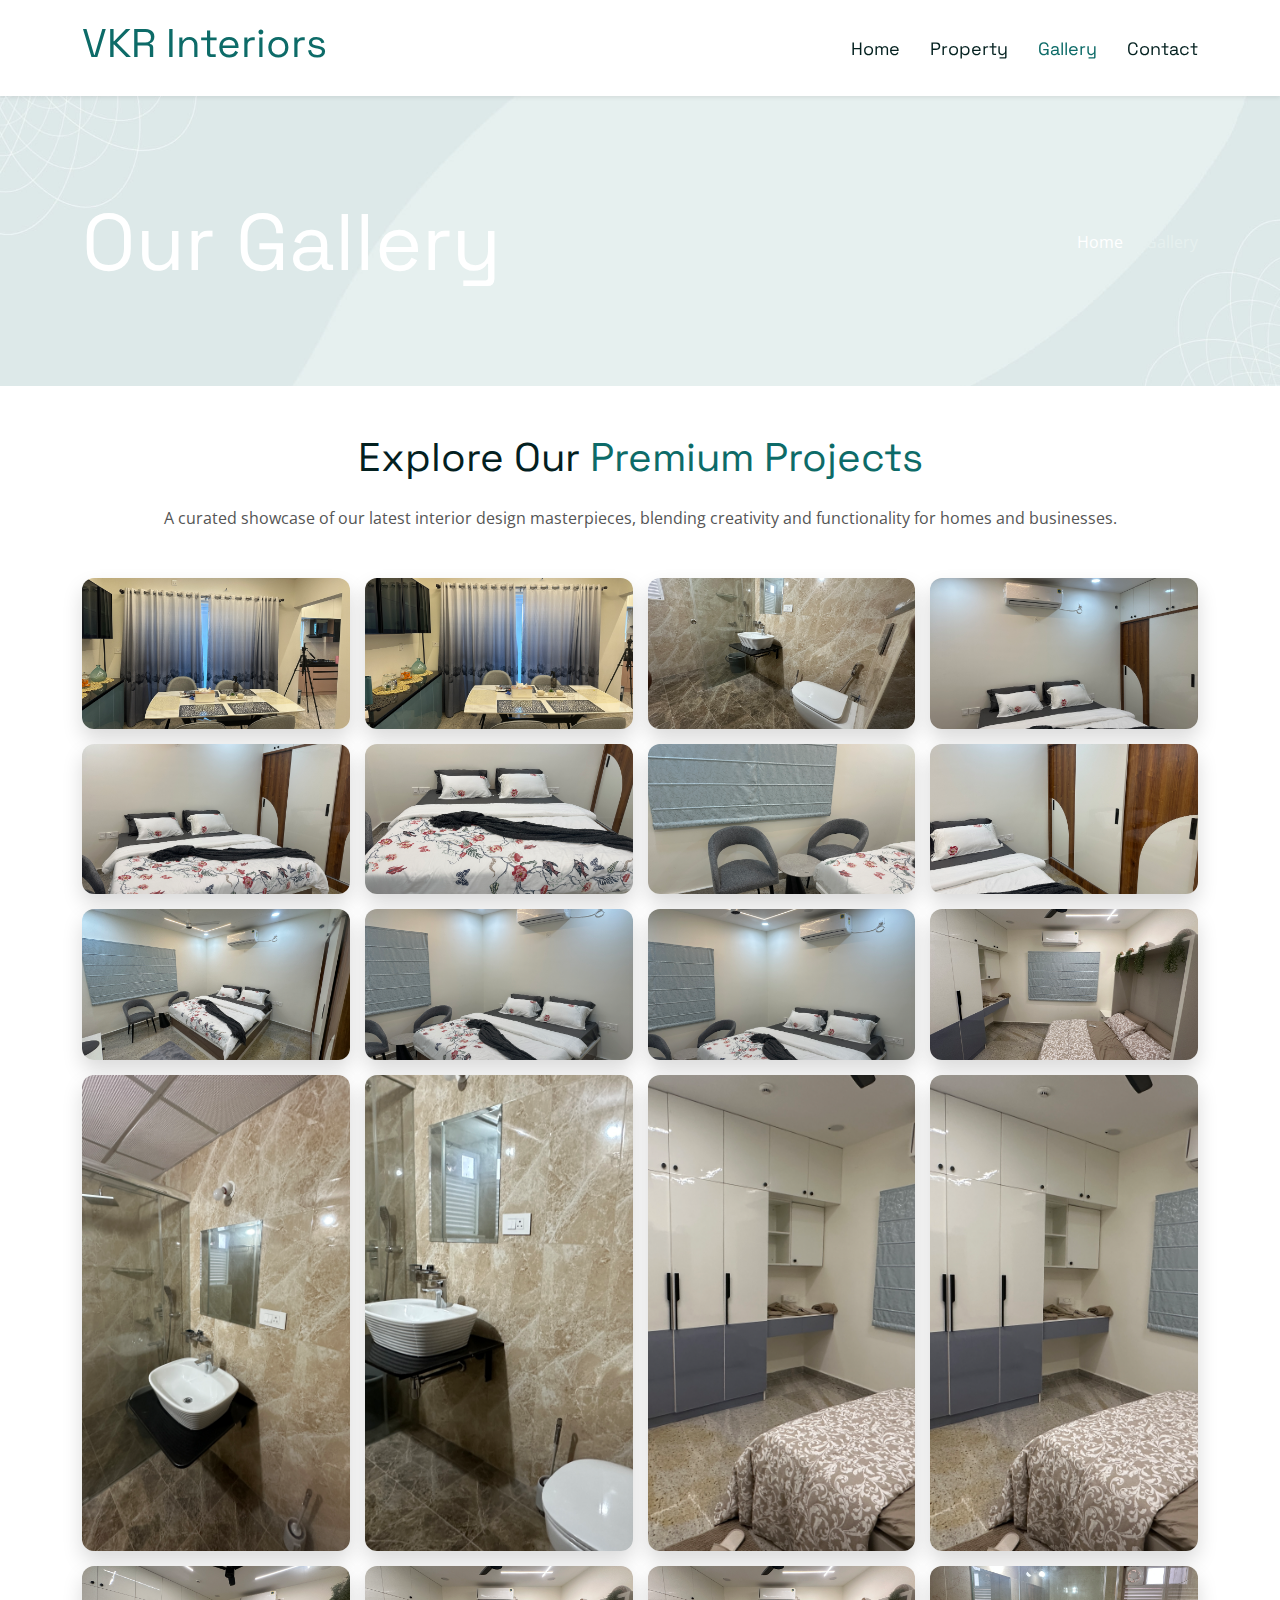
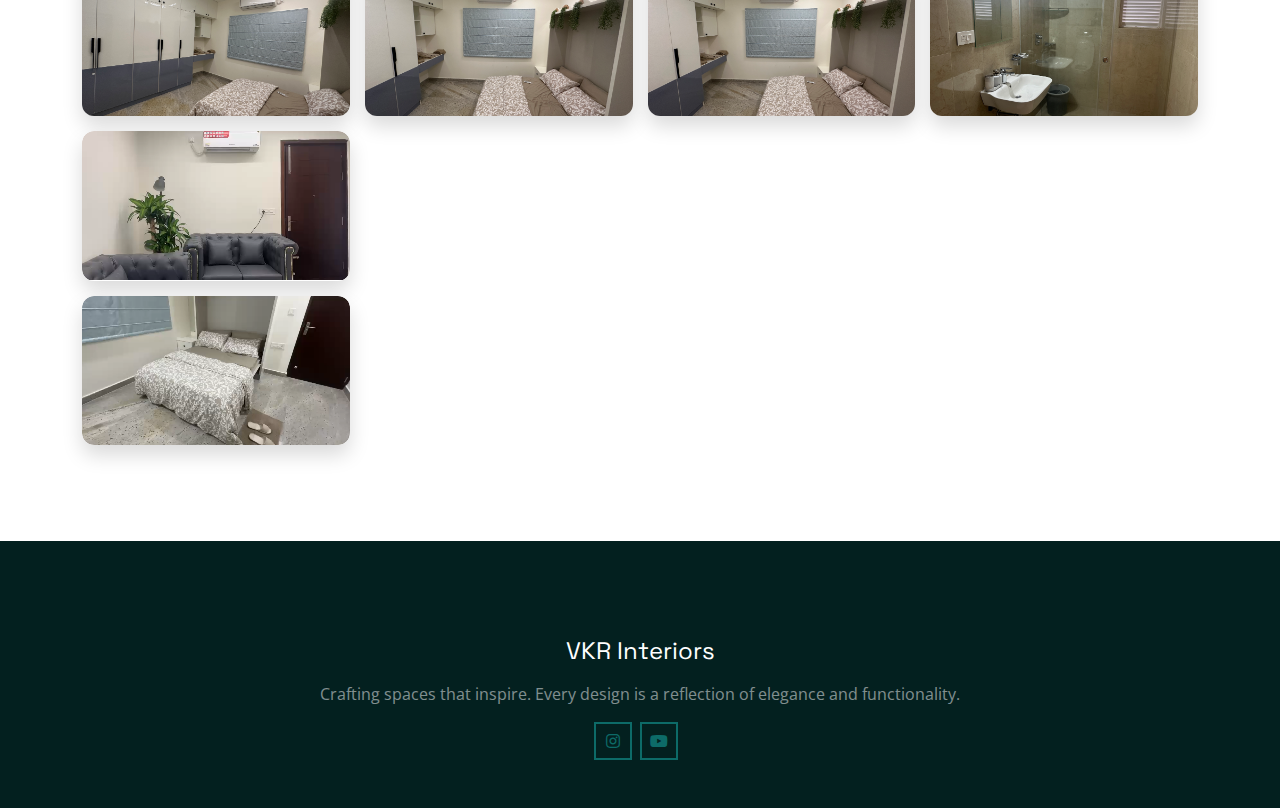
<file: about.html>
<!DOCTYPE html>
<html lang="en">

<head>
    <meta charset="utf-8">
    <title>vkr Interiors - Gallery</title>
    <meta content="width=device-width, initial-scale=1.0" name="viewport">
    <meta content="Interior design gallery, vkr interiors projects" name="description">

    <!-- Favicon -->
    <link href="img/favicon.ico" rel="icon">

    <!-- Google Fonts -->
    <link href="https://fonts.googleapis.com/css2?family=Open+Sans&family=Space+Grotesk&display=swap" rel="stylesheet">

    <!-- Icons -->
    <link href="https://cdnjs.cloudflare.com/ajax/libs/font-awesome/5.10.0/css/all.min.css" rel="stylesheet">
    <link href="https://cdn.jsdelivr.net/npm/bootstrap-icons@1.4.1/font/bootstrap-icons.css" rel="stylesheet">

    <!-- Bootstrap & Animation -->
    <link href="css/bootstrap.min.css" rel="stylesheet">
    <link href="lib/animate/animate.min.css" rel="stylesheet">

    <!-- Custom Styles -->
    <link href="css/style.css" rel="stylesheet">

    <style>
        /* Gallery Grid */
        .gallery-container {
            display: grid;
            grid-template-columns: repeat(auto-fit, minmax(300px, 1fr));
            gap: 20px;
        }

        .gallery-item {
            position: relative;
            overflow: hidden;
            border-radius: 20px;
            box-shadow: 0 10px 20px rgba(0, 0, 0, 0.15);
            cursor: pointer;
            transition: transform 0.4s ease, box-shadow 0.4s ease;
        }

        .gallery-item img,
        .gallery-item video {
            width: 100%;
            height: 100%;
            object-fit: cover;
            display: block;
            transition: transform 0.6s ease;
        }

        .gallery-item:hover {
            transform: translateY(-5px);
            box-shadow: 0 15px 30px rgba(0, 0, 0, 0.25);
        }

        .gallery-item:hover img,
        .gallery-item:hover video {
            transform: scale(1.05);
        }

        .gallery-overlay {
            position: absolute;
            bottom: 0;
            left: 0;
            right: 0;
            padding: 15px;
            background: linear-gradient(to top, rgba(0, 0, 0, 0.7), transparent);
            color: white;
            opacity: 0;
            transform: translateY(20px);
            transition: all 0.4s ease;
        }

        .gallery-item:hover .gallery-overlay {
            opacity: 1;
            transform: translateY(0);
        }

        /* Lightbox */
        .lightbox {
            display: none;
            position: fixed;
            inset: 0;
            background: rgba(0, 0, 0, 0.85);
            justify-content: center;
            align-items: center;
            z-index: 9999;
            flex-direction: column;
        }

        .lightbox-content {
            max-width: 90%;
            max-height: 90%;
        }

        .close-btn {
            position: absolute;
            top: 20px;
            right: 30px;
            font-size: 35px;
            color: white;
            cursor: pointer;
        }

        .nav-btn {
            position: absolute;
            top: 50%;
            font-size: 40px;
            color: white;
            cursor: pointer;
            user-select: none;
            padding: 10px;
        }

        .nav-btn.prev {
            left: 20px;
        }

        .nav-btn.next {
            right: 20px;
        }
    </style>
</head>

<body>
    <!-- Navbar Start -->
    <div class="container-fluid sticky-top bg-white shadow-sm">
        <div class="container">
            <nav class="navbar navbar-expand-lg navbar-light">
                <a href="index.html" class="navbar-brand">
                    <h1 class="text-primary">VKR Interiors</h1>
                </a>
                <button type="button" class="navbar-toggler ms-auto me-0" data-bs-toggle="collapse"
                    data-bs-target="#navbarCollapse">
                    <span class="navbar-toggler-icon"></span>
                </button>
                <div class="collapse navbar-collapse" id="navbarCollapse">
                    <div class="navbar-nav ms-auto">
                        <a href="index.html" class="nav-item nav-link">Home</a>
                        <a href="https://property-two-sigma.vercel.app/" class="nav-item nav-link">Property</a>
                        <a href="/about.html" class="nav-item nav-link active">Gallery</a>
                        <a href="contact.html" class="nav-item nav-link">Contact</a>
                    </div>
                </div>
            </nav>
        </div>
    </div>
    <!-- Navbar End -->

    <!-- Hero -->
    <div class="container-fluid pb-5 bg-primary hero-header">
        <div class="container py-5">
            <div class="row g-3 align-items-center">
                <div class="col-lg-6 text-center text-lg-start">
                    <h1 class="display-1 mb-0 animated slideInLeft text-white">Our Gallery</h1>
                </div>
                <div class="col-lg-6 animated slideInRight">
                    <nav aria-label="breadcrumb">
                        <ol class="breadcrumb justify-content-center justify-content-lg-end mb-0">
                            <li class="breadcrumb-item"><a class="text-white" href="index.html">Home</a></li>
                            <li class="breadcrumb-item text-light active" aria-current="page">Gallery</li>
                        </ol>
                    </nav>
                </div>
            </div>
        </div>
    </div>

    <!-- Gallery -->
    <div class="container py-5">
        <div class="text-center wow fadeInUp" data-wow-delay="0.1s">
            <h1 class="mb-4">Explore Our <span class="text-primary">Premium Projects</span></h1>
            <p class="mb-5">A curated showcase of our latest interior design masterpieces, blending creativity and
                functionality for homes and businesses.</p>
        </div>

        <div class="gallery-container wow fadeInUp" data-wow-delay="0.3s">
            <!-- Images -->
            <div class="gallery-item" data-type="image" data-src="img/IMG_4407.JPG">
                <img src="img/IMG_4407.JPG" alt="Luxury Living Room">
                <div class="gallery-overlay"><h5>Luxury Living Room</h5></div>
            </div>
            <div class="gallery-item" data-type="image" data-src="img/IMG_4408.JPG">
                <img src="img/IMG_4408.JPG" alt="Minimal Kitchen">
                <div class="gallery-overlay"><h5>Minimal Kitchen</h5></div>
            </div>
            <div class="gallery-item" data-type="image" data-src="img/IMG_4424.JPG">
                <img src="img/IMG_4424.JPG" alt="Office Space">
                <div class="gallery-overlay"><h5>Office Space</h5></div>
            </div>
            <div class="gallery-item" data-type="image" data-src="img/IMG_4413.JPG">
                <img src="/img/IMG_4413.JPG" alt="Office Space">
                <div class="gallery-overlay"><h5>Office Space</h5></div>
            </div>
            <div class="gallery-item" data-type="image" data-src="img/IMG_4414.JPG">
                <img src="/img/IMG_4414.JPG" alt="Office Space">
                <div class="gallery-overlay"><h5>Office Space</h5></div>
            </div>
            <div class="gallery-item" data-type="image" data-src="img/IMG
_4415.JPG">
                <img src="/img/IMG_4415.JPG" alt="Office Space">
                <div class="gallery-overlay"><h5>Office Space</h5></div>
            </div>
            <div class="gallery-item" data-type="image" data-src="img/IMG
_4416.JPG">
                <img src="/img/IMG_4416.JPG" alt="Office Space">
                <div class="gallery-overlay"><h5>Office Space</h5></div>
            </div>
            <div class="gallery-item" data-type="image" data-src="img/IMG_4417.JPG">
                <img src="/img/IMG_4417.JPG" alt="Office Space">
                <div class="gallery-overlay"><h5>Office Space</h5></div>
            </div>
            <div class="gallery-item" data-type="image" data-src="img/IMG_4418.JPG">
                <img src="/img/IMG_4418.JPG" alt="Office Space">
                <div class="gallery-overlay"><h5>Office Space</h5></div>
            </div>
            <div class="gallery-item" data-type="image" data-src="img/IMG_4419.JPG">
                <img src="/img/IMG_4419.JPG" alt="Office Space">
                <div class="gallery-overlay"><h5>Office Space</h5></div>
            </div>
            <div class="gallery-item" data-type="image" data-src="img/IMG_4420.JPG">
                <img src="/img/IMG_4420.JPG" alt="Office Space">
                <div class="gallery-overlay"><h5>Office Space</h5></div>
            </div>
            <div class="gallery-item" data-type="image" data-src="img/IMG_4421.JPG">
                <img src="/img/IMG_4428.JPG" alt="Office Space">
                <div class="gallery-overlay"><h5>Office Space</h5></div>
            </div>
            <div class="gallery-item" data-type="image" data-src="img/IMG_4422.JPG">
                <img src="/img/IMG_4422.JPG" alt="Office Space">
                <div class="gallery-overlay"><h5>Office Space</h5></div>
            </div>
            <div class="gallery-item" data-type="image" data-src="img/IMG
_4423.JPG">
                <img src="/img/IMG_4423.JPG" alt="Office Space">
                <div class="gallery-overlay"><h5>Office Space</h5></div>
            </div>
            <div class="gallery-item" data-type="image" data-src="img/IMG
_4425.JPG">
                <img src="/img/IMG_4425.JPG" alt="Office Space">
                <div class="gallery-overlay"><h5>Office Space</h5></div>    
            </div>
            <div class="gallery-item" data-type="image" data-src="img/IMG_4426.JPG">
                <img src="/img/IMG_4426.JPG" alt="Office Space">
                <div class="gallery-overlay"><h5>Office Space</h5></div>
            </div>
            <div class="gallery-item" data-type="image" data-src="img/IMG_4427.JPG">
                <img src="/img/IMG_4427.JPG" alt="Office Space">
                <div class="gallery-overlay"><h5>Office Space</h5></div>
            </div>
            <div class="gallery-item" data-type="image" data-src="img/IMG_4428.JPG">
                <img src="/img/IMG_4428.JPG" alt="Office Space">
                <div class="gallery-overlay"><h5>Office Space</h5></div>
            </div>
            <div class="gallery-item" data-type="image" data-src="img/IMG_4429.JPG">
                <img src="/img/IMG_4429.JPG" alt="Office Space">
                <div class="gallery-overlay"><h5>Office Space</h5></div>
            </div>
            <!-- <div class="gallery-item" data-type="image" data-src="img/IMG_4430.JPG">
                <img src="/img/IMG_4430.JPG" alt="Office Space">
                <div class="gallery-overlay"><h5>Office Space</h5></div>
            </div> -->
            <div class="gallery-item" data-type="image" data-src="img/IMG_4431.JPG">
                <img src="/img/IMG_4431.JPG" alt="Office Space">
                <div class="gallery-overlay"><h5>Office Space</h5></div>
            </div>
            <!-- <div class="gallery-item" data-type="image" data-src="img/IMG_4432.JPG">
                <img src="/img/IMG_4432.JPG" alt="Office Space">
                <div class="gallery-overlay"><h5>Office Space</h5></div>
            </div>
            <div class="gallery-item" data-type="image" data-src="img/IMG_4433.JPG">
                <img src="/img/IMG_4433.JPG" alt="Office Space">
                <div class="gallery-overlay"><h5>Office Space</h5></div>
            </div>
            <div class="gallery-item" data-type="image" data-src="img/IMG_4434.JPG">
                <img src="/img/IMG_4434.JPG" alt="Office Space">
                <div class="gallery-overlay"><h5>Office Space</h5></div>
            </div>
            <div class="gallery-item" data-type="image" data-src="img/IMG_4435.JPG">
                <img src="/img/IMG_4435.JPG" alt="Office Space">
                <div class="gallery-overlay"><h5>Office Space</h5></div>
            </div>
            -->
            

            <!-- Videos -->
           <style>
/* --- GALLERY STYLES --- */
.gallery-container {
  display: grid;
  grid-template-columns: repeat(auto-fit, minmax(250px, 1fr));
  gap: 15px;
}

.gallery-item {
  position: relative;
  overflow: hidden;
  cursor: pointer;
  border-radius: 12px;
}

.gallery-item video {
  width: 100%;
  display: block;
  object-fit: cover;
  border-radius: 12px;
}

.gallery-overlay {
  position: absolute;
  bottom: 0;
  width: 100%;
  text-align: center;
  background: rgba(0, 0, 0, 0.5);
  color: white;
  font-weight: bold;
  padding: 8px 0;
  opacity: 0;
  transition: opacity 0.3s ease;
}

.gallery-item:hover .gallery-overlay {
  opacity: 1;
}

/* --- LIGHTBOX --- */
.video-lightbox {
  display: none;
  position: fixed;
  top: 0;
  left: 0;
  width: 100%;
  height: 100%;
  background: rgba(0,0,0,0.85);
  justify-content: center;
  align-items: center;
  z-index: 9999;
}

.video-lightbox.active {
  display: flex;
}

.video-lightbox video {
  max-width: 80%;
  max-height: 80%;
  border-radius: 12px;
  box-shadow: 0 0 20px rgba(0,0,0,0.5);
}

.video-lightbox .close-btn {
  position: absolute;
  top: 20px;
  right: 30px;
  font-size: 30px;
  color: white;
  cursor: pointer;
}
</style>

<div class="gallery-container">
  <div class="gallery-item" data-video="/img/WhatsApp Video 2025-09-04 at 1.45.05 PM (1).mp4">
    <video muted autoplay loop>
      <source src="/img/WhatsApp Video 2025-09-04 at 1.45.05 PM (1).mp4" type="video/mp4">
    </video>
    <div class="gallery-overlay"><h5>Project Tour</h5></div>
  </div>

  <div class="gallery-item" data-video="/img/WhatsApp Video 2025-09-04 at 1.45.08 PM (1).mp4">
    <video muted autoplay loop>
      <source src="/img/WhatsApp Video 2025-09-04 at 1.45.08 PM (1).mp4" type="video/mp4">
    </video>
    <div class="gallery-overlay"><h5>Behind The Scenes</h5></div>
  </div>
</div>

<!-- LIGHTBOX POPUP -->
<div class="video-lightbox" id="videoLightbox">
  <span class="close-btn" onclick="closeLightbox()">✖</span>
  <video id="lightboxVideo" controls></video>
</div>

<script>
const lightbox = document.getElementById("videoLightbox");
const lightboxVideo = document.getElementById("lightboxVideo");

document.querySelectorAll(".gallery-item").forEach(item => {
  item.addEventListener("click", () => {
    const videoSrc = item.getAttribute("data-video");
    lightboxVideo.src = videoSrc;
    lightbox.classList.add("active");
    lightboxVideo.play();
  });
});

function closeLightbox() {
  lightboxVideo.pause();
  lightbox.classList.remove("active");
  lightboxVideo.src = ""; // reset video
}
</script>


</div>        </div>
    </div>

    <!-- Lightbox -->
    <div class="lightbox" id="lightbox">
        <span class="close-btn" onclick="closeLightbox()">&times;</span>
        <span class="nav-btn prev" onclick="navigate(-1)">&#10094;</span>
        <div class="lightbox-content" id="lightbox-content"></div>
        <span class="nav-btn next" onclick="navigate(1)">&#10095;</span>
    </div>

    <!-- Footer -->
    <div class="container-fluid bg-dark text-white-50 footer pt-5 mt-5">
        <div class="container py-5 text-center">
            <h4 class="text-white mb-3">VKR Interiors</h4>
            <p class="mb-0">Crafting spaces that inspire. Every design is a reflection of elegance and functionality.</p>
            <div class="d-flex justify-content-center pt-3">
                <!-- <a class="btn btn-outline-primary btn-square border-2 me-2" href="https://www.facebook.com/rajashekhar.gannoju"><i class="fab fa-facebook-f"></i></a> -->
                <a class="btn btn-outline-primary btn-square border-2 me-2" href="https://www.instagram.com/vkrinteriors.515?igsh=Y3Q0eDlvdGxnYnR1"><i class="fab fa-instagram"></i></a>
                <a class="btn btn-outline-primary btn-square border-2 me-2" href="https://youtube.com/@vkrinteriors?si=b8pSjUwJuHb84a3M"><i class="fab fa-youtube"></i></a>
                <!-- <a class="btn btn-outline-primary btn-square border-2" href="#"><i class="fab fa-whatsapp"></i></a> -->
            </div>
        </div>
    </div>

    <!-- JS -->
    <script src="https://ajax.googleapis.com/ajax/libs/jquery/3.6.1/jquery.min.js"></script>
    <script src="https://cdn.jsdelivr.net/npm/bootstrap@5.0.0/dist/js/bootstrap.bundle.min.js"></script>
    <script src="lib/wow/wow.min.js"></script>
    <script>
        new WOW().init();

        const items = document.querySelectorAll('.gallery-item');
        const lightbox = document.getElementById('lightbox');
        const content = document.getElementById('lightbox-content');
        let currentIndex = 0;

        function openLightbox(index) {
            currentIndex = index;
            showContent();
            lightbox.style.display = "flex";
        }

        function closeLightbox() {
            lightbox.style.display = "none";
            content.innerHTML = "";
        }

        function navigate(direction) {
            currentIndex = (currentIndex + direction + items.length) % items.length;
            showContent();
        }

        function showContent() {
            const item = items[currentIndex];
            const type = item.dataset.type;
            const src = item.dataset.src;

            if (type === "video") {
                content.innerHTML = `<video src="${src}" controls autoplay style="max-width:100%;max-height:90vh;border-radius:10px;"></video>`;
            } else {
                content.innerHTML = `<img src="${src}" style="max-width:100%;max-height:90vh;border-radius:10px;">`;
            }
        }

        items.forEach((item, index) => {
            item.addEventListener('click', () => openLightbox(index));
        });

        document.addEventListener("keydown", (e) => {
            if (e.key === "Escape") closeLightbox();
            if (e.key === "ArrowRight") navigate(1);
            if (e.key === "ArrowLeft") navigate(-1);
        });
    </script>
</body>

</html>
</file>
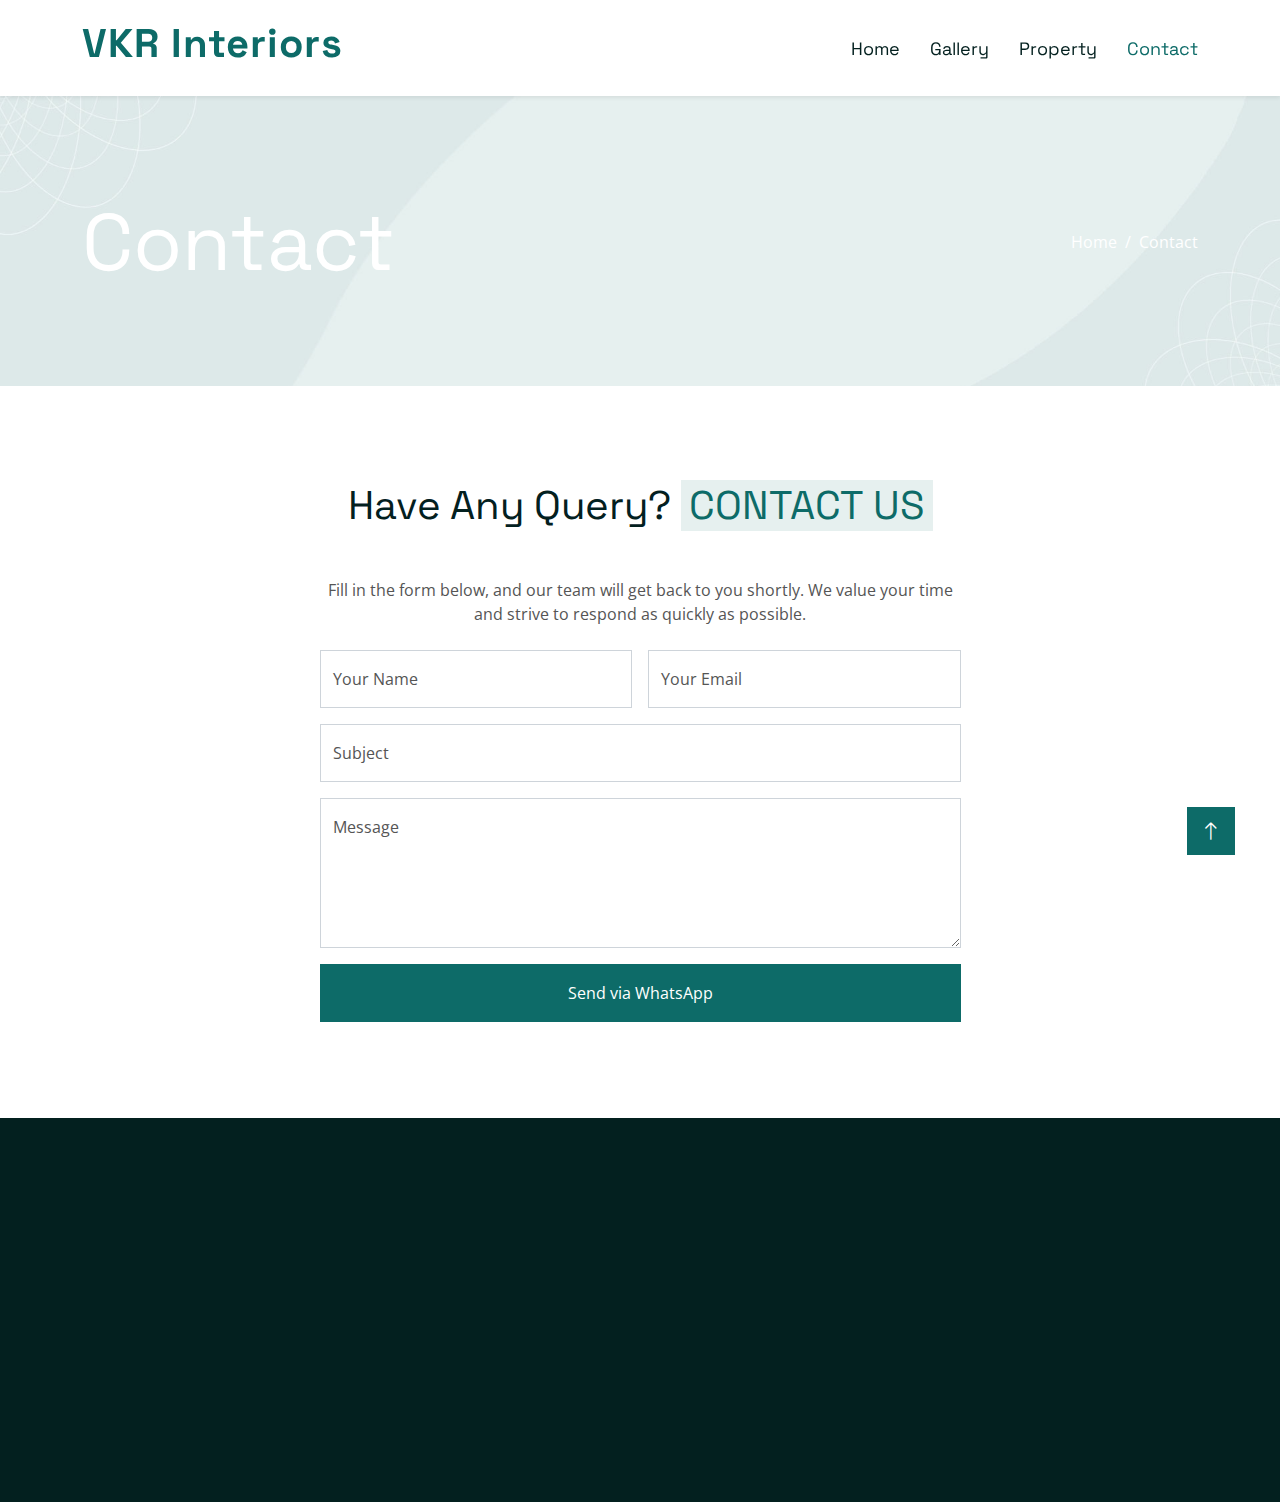
<file: contact.html>
<!DOCTYPE html>
<html lang="en">

<head>
    <meta charset="utf-8">
    <title>VKR Interiors - Contact</title>
    <meta name="viewport" content="width=device-width, initial-scale=1.0">
    <meta name="description" content="Contact VKR Interior - Get in touch with us for interior design services.">

    <!-- Favicon -->
    <link href="img/favicon.ico" rel="icon">

    <!-- Google Fonts -->
    <link rel="preconnect" href="https://fonts.googleapis.com">
    <link rel="preconnect" href="https://fonts.gstatic.com" crossorigin>
    <link href="https://fonts.googleapis.com/css2?family=Open+Sans&family=Space+Grotesk:wght@400;600&display=swap"
        rel="stylesheet">

    <!-- Font Awesome + Bootstrap Icons -->
    <link href="https://cdnjs.cloudflare.com/ajax/libs/font-awesome/5.10.0/css/all.min.css" rel="stylesheet">
    <link href="https://cdn.jsdelivr.net/npm/bootstrap-icons@1.4.1/font/bootstrap-icons.css" rel="stylesheet">

    <!-- Libraries -->
    <link href="lib/animate/animate.min.css" rel="stylesheet">
    <link href="lib/owlcarousel/assets/owl.carousel.min.css" rel="stylesheet">

    <!-- Bootstrap -->
    <link href="css/bootstrap.min.css" rel="stylesheet">

    <!-- Custom Styles -->
    <link href="css/style.css" rel="stylesheet">

    <style>
        .navbar {
            transition: background-color 0.3s ease, box-shadow 0.3s ease;
        }

        .navbar.scrolled {
            background: white !important;
            box-shadow: 0 2px 8px rgba(0, 0, 0, 0.1);
        }

        .navbar-brand h1 {
            font-family: 'Space Grotesk', sans-serif;
            font-weight: 700;
            letter-spacing: 1px;
        }

        .form-control:focus {
            box-shadow: 0 0 8px rgba(13, 110, 253, 0.25);
            border-color: #0d6efd;
        }

        .btn-primary {
            transition: transform 0.2s ease, box-shadow 0.2s ease;
        }

        .btn-primary:hover {
            transform: scale(1.03);
            box-shadow: 0 4px 12px rgba(13, 110, 253, 0.3);
        }

        .wow {
            visibility: hidden;
        }
    </style>
</head>

<body>
    <!-- Spinner -->
    <div id="spinner"
        class="show bg-white position-fixed translate-middle w-100 vh-100 top-50 start-50 d-flex align-items-center justify-content-center">
        <div class="spinner-grow text-primary" style="width: 3rem; height: 3rem;" role="status"></div>
    </div>

    <!-- Navbar Start -->
    <div class="container-fluid sticky-top bg-white shadow-sm">
        <div class="container">
            <nav class="navbar navbar-expand-lg navbar-light">
                <a href="index.html" class="navbar-brand">
                    <h1 class="text-primary">VKR Interiors</h1>
                </a>
                <button type="button" class="navbar-toggler ms-auto me-0" data-bs-toggle="collapse"
                    data-bs-target="#navbarCollapse">
                    <span class="navbar-toggler-icon"></span>
                </button>
                <div class="collapse navbar-collapse" id="navbarCollapse">
                    <div class="navbar-nav ms-auto">
                        <a href="index.html" class="nav-item nav-link">Home</a>
                        <a href="/about.html" class="nav-item nav-link">Gallery</a>
                        <a href="https://property-two-sigma.vercel.app/" class="nav-item nav-link">Property</a>
                        <a href="contact.html" class="nav-item nav-link active">Contact</a>
                    </div>
                </div>
            </nav>
        </div>
    </div>
    <!-- Navbar End -->

    <!-- Hero Section -->
    <div class="container-fluid pb-5 bg-primary hero-header">
        <div class="container py-5">
            <div class="row g-3 align-items-center">
                <div class="col-lg-6 text-center text-lg-start wow fadeInLeft" data-wow-delay="0.2s">
                    <h1 class="display-1 mb-0 text-white">Contact</h1>
                </div>
                <div class="col-lg-6 wow fadeInRight" data-wow-delay="0.4s">
                    <nav aria-label="breadcrumb">
                        <ol class="breadcrumb justify-content-center justify-content-lg-end mb-0">
                            <li class="breadcrumb-item"><a class="text-white" href="index.html">Home</a></li>
                            <li class="breadcrumb-item text-white" aria-current="page">Contact</li>
                        </ol>
                    </nav>
                </div>
            </div>
        </div>
    </div>

    <!-- Contact Form -->
    <div class="container-fluid py-5">
    <div class="container py-5">
        <div class="text-center wow fadeInUp" data-wow-delay="0.1s">
            <h1 class="mb-5">Have Any Query? <span
                    class="text-uppercase text-primary bg-light px-2">Contact Us</span></h1>
        </div>
        <div class="row justify-content-center">
            <div class="col-lg-7">
                <p class="text-center mb-4 wow fadeInUp" data-wow-delay="0.2s">
                    Fill in the form below, and our team will get back to you shortly. We value your time and strive
                    to respond as quickly as possible.
                </p>
                <form id="whatsappForm" class="wow fadeInUp" data-wow-delay="0.4s">
                    <div class="row g-3">
                        <div class="col-md-6">
                            <div class="form-floating">
                                <input type="text" class="form-control" id="name" placeholder="Your Name" required>
                                <label for="name">Your Name</label>
                            </div>
                        </div>
                        <div class="col-md-6">
                            <div class="form-floating">
                                <input type="email" class="form-control" id="email" placeholder="Your Email" required>
                                <label for="email">Your Email</label>
                            </div>
                        </div>
                        <div class="col-12">
                            <div class="form-floating">
                                <input type="text" class="form-control" id="subject" placeholder="Subject" required>
                                <label for="subject">Subject</label>
                            </div>
                        </div>
                        <div class="col-12">
                            <div class="form-floating">
                                <textarea class="form-control" placeholder="Leave a message here" id="message"
                                    style="height: 150px" required></textarea>
                                <label for="message">Message</label>
                            </div>
                        </div>
                        <div class="col-12">
                            <button class="btn btn-primary w-100 py-3" type="submit">Send via WhatsApp</button>
                        </div>
                    </div>
                </form>
            </div>
        </div>
    </div>
</div>

<script>
document.getElementById("whatsappForm").addEventListener("submit", function(e){
    e.preventDefault();

    // Get form data
    let name = document.getElementById("name").value;
    let email = document.getElementById("email").value;
    let subject = document.getElementById("subject").value;
    let message = document.getElementById("message").value;

    // Replace with your WhatsApp number (with country code, no + or spaces)
    let phoneNumber = "919866910606";

    // Create WhatsApp message text
    let whatsappMessage = `Hello!%0A%0A*Name:* ${name}%0A*Email:* ${email}%0A*Subject:* ${subject}%0A*Message:* ${message}`;

    // Open WhatsApp chat
    window.open(`https://wa.me/${phoneNumber}?text=${whatsappMessage}`, "_blank");
});
</script>


    <!-- Footer -->
    <div class="container-fluid bg-dark text-white-50 footer pt-5">
        <div class="container py-5 wow fadeIn" data-wow-delay="0.3s">
            <div class="row g-5">
                <div class="col-md-6 col-lg-3">
                    <a href="index.html" class="d-inline-block mb-3">
                        <h1 class="text-white">VKR Interiors</h1>
                    </a>
                    <p class="mb-0">We craft interior spaces that combine elegance, functionality, and creativity.
                        Whether it’s your home or office, we make it uniquely yours.</p>
                </div>
                <div class="col-md-6 col-lg-3">
                    <h5 class="text-white mb-4">Get In Touch</h5>
                    <p><i class="fa fa-map-marker-alt me-3"></i>Bollineni Bion Block - D</p>
                    <p><i class="fa fa-phone-alt me-3"></i>+91 9866910606</p>
                    <p><i class="fa fa-envelope me-3"></i>vkrinteriors.515@gmail.com    </p>
                    <div class="d-flex pt-2">



                        <a class="btn btn-outline-primary btn-square border-2 me-2" href="https://youtube.com/@vkrinteriors?si=b8pSjUwJuHb84a3M"><i
                                class="fab fa-youtube"></i></a>
                        <a class="btn btn-outline-primary btn-square border-2 me-2" href="https://www.instagram.com/vkrinteriors.515?igsh=Y3Q0eDlvdGxnYnR1"><i
                                class="fab fa-instagram"></i></a>
                        
                    </div>
                </div>
                <!-- <div class="col-md-6 col-lg-3">
                    <h5 class="text-white mb-4">Popular Links</h5>
                    <a class="btn btn-link" href="#">About Us</a>
                    <a class="btn btn-link" href="#">Contact Us</a>
                    <a class="btn btn-link" href="#">Privacy Policy</a>
                    <a class="btn btn-link" href="#">Terms & Conditions</a>
                    <a class="btn btn-link" href="#">Career</a>
                </div> -->
                <!-- <div class="col-md-6 col-lg-3">
                    <h5 class="text-white mb-4">Our Services</h5>
                    <a class="btn btn-link" href="#">Interior Design</a>
                    <a class="btn btn-link" href="#">Project Planning</a>
                    <a class="btn btn-link" href="#">Renovation</a>
                    <a class="btn btn-link" href="#">Implementation</a>
                    <a class="btn btn-link" href="#">Landscape Design</a>
                </div>
            </div> -->
        </div>
    </div>

    <!-- Back to Top -->
    <a href="#" class="btn btn-lg btn-primary btn-lg-square back-to-top"><i class="bi bi-arrow-up"></i></a>

    <!-- JS Libraries -->
    <script src="https://cdn.jsdelivr.net/npm/bootstrap@5.0.0/dist/js/bootstrap.bundle.min.js"></script>
    <script src="lib/wow/wow.min.js"></script>
    <script src="lib/easing/easing.min.js"></script>
    <script src="lib/waypoints/waypoints.min.js"></script>
    <script src="lib/owlcarousel/owl.carousel.min.js"></script>

    <!-- Custom JS -->
    <script>
        new WOW().init();
window.addEventListener('load', function() {
        const spinner = document.getElementById('spinner');
        if (spinner) {
            spinner.classList.remove('show'); // remove the class to hide spinner
            spinner.style.display = 'none'; // ensure it's hidden
        }
    });
        // Navbar scroll effect
        window.addEventListener('scroll', function () {
            let navbar = document.querySelector('.navbar');
            if (window.scrollY > 50) {
                navbar.classList.add('scrolled');
            } else {
                navbar.classList.remove('scrolled');
            }
        });
    </script>
    <script src="js/main.js"></script>
</body>

</html>
</file>
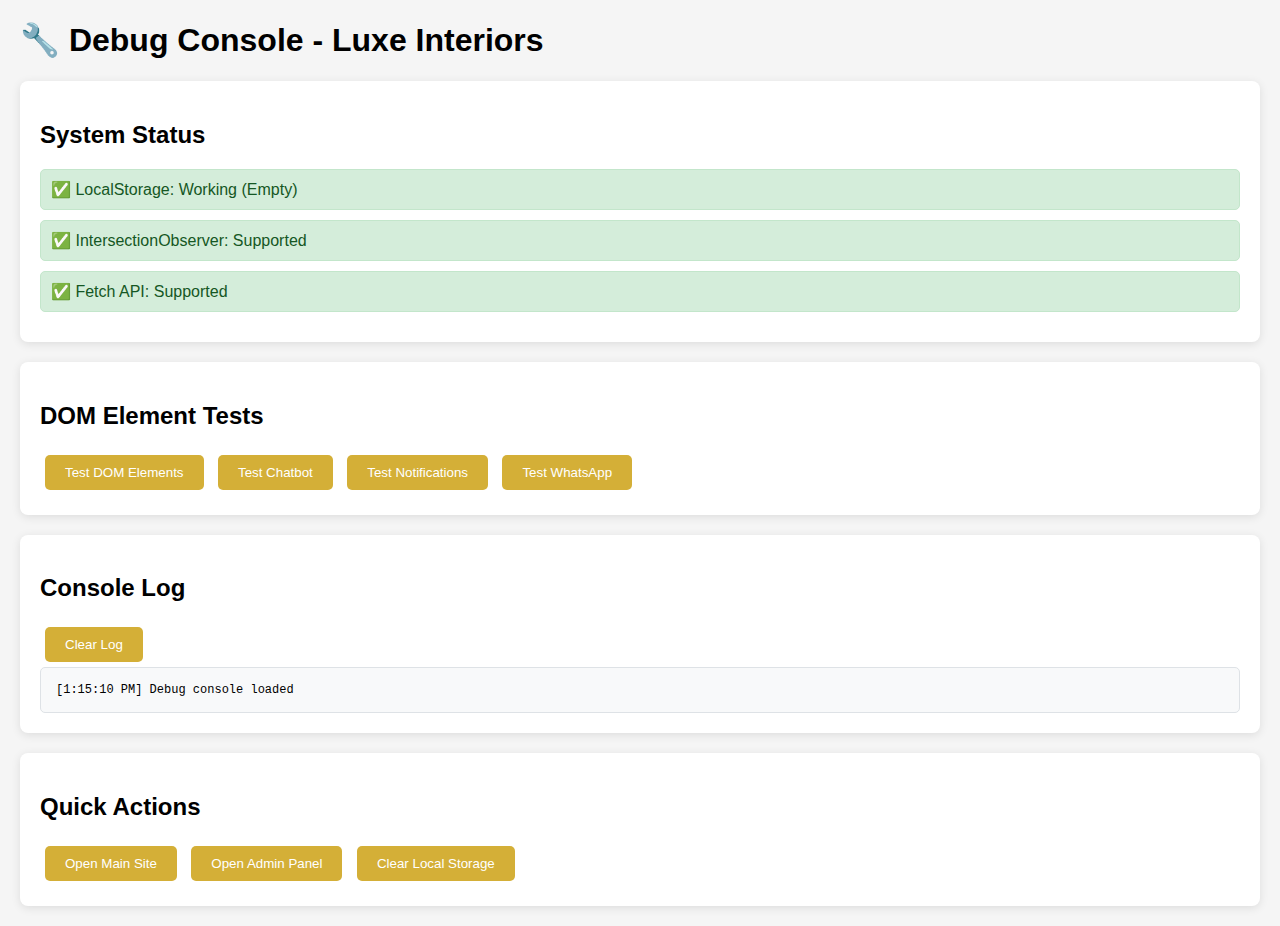
<file: debug.html>
<!DOCTYPE html>
<html lang="en">
<head>
    <meta charset="UTF-8">
    <meta name="viewport" content="width=device-width, initial-scale=1.0">
    <title>Debug - Luxe Interiors</title>
    <style>
        body {
            font-family: Arial, sans-serif;
            margin: 20px;
            background: #f5f5f5;
        }
        .debug-section {
            background: white;
            padding: 20px;
            margin: 20px 0;
            border-radius: 8px;
            box-shadow: 0 2px 10px rgba(0,0,0,0.1);
        }
        .test-button {
            background: #d4af37;
            color: white;
            border: none;
            padding: 10px 20px;
            border-radius: 5px;
            cursor: pointer;
            margin: 5px;
        }
        .test-button:hover {
            background: #b8941f;
        }
        .log-output {
            background: #f8f9fa;
            border: 1px solid #dee2e6;
            padding: 15px;
            border-radius: 5px;
            font-family: monospace;
            font-size: 12px;
            max-height: 300px;
            overflow-y: auto;
        }
        .status {
            padding: 10px;
            margin: 10px 0;
            border-radius: 5px;
        }
        .status.success {
            background: #d4edda;
            color: #155724;
            border: 1px solid #c3e6cb;
        }
        .status.error {
            background: #f8d7da;
            color: #721c24;
            border: 1px solid #f5c6cb;
        }
        .status.warning {
            background: #fff3cd;
            color: #856404;
            border: 1px solid #ffeaa7;
        }
    </style>
</head>
<body>
    <h1>🔧 Debug Console - Luxe Interiors</h1>
    
    <div class="debug-section">
        <h2>System Status</h2>
        <div id="system-status"></div>
    </div>
    
    <div class="debug-section">
        <h2>DOM Element Tests</h2>
        <button class="test-button" onclick="testDOMElements()">Test DOM Elements</button>
        <button class="test-button" onclick="testChatbot()">Test Chatbot</button>
        <button class="test-button" onclick="testNotifications()">Test Notifications</button>
        <button class="test-button" onclick="testWhatsApp()">Test WhatsApp</button>
        <div id="dom-test-results"></div>
    </div>
    
    <div class="debug-section">
        <h2>Console Log</h2>
        <button class="test-button" onclick="clearLog()">Clear Log</button>
        <div id="console-log" class="log-output"></div>
    </div>
    
    <div class="debug-section">
        <h2>Quick Actions</h2>
        <button class="test-button" onclick="openMainSite()">Open Main Site</button>
        <button class="test-button" onclick="openAdminPanel()">Open Admin Panel</button>
        <button class="test-button" onclick="clearLocalStorage()">Clear Local Storage</button>
    </div>

    <script>
        // Capture console logs
        const originalLog = console.log;
        const originalError = console.error;
        const originalWarn = console.warn;
        
        function addToLog(message, type = 'log') {
            const logDiv = document.getElementById('console-log');
            const timestamp = new Date().toLocaleTimeString();
            const logEntry = document.createElement('div');
            logEntry.style.color = type === 'error' ? 'red' : type === 'warn' ? 'orange' : 'black';
            logEntry.textContent = `[${timestamp}] ${message}`;
            logDiv.appendChild(logEntry);
            logDiv.scrollTop = logDiv.scrollHeight;
        }
        
        console.log = function(...args) {
            originalLog.apply(console, args);
            addToLog(args.join(' '), 'log');
        };
        
        console.error = function(...args) {
            originalError.apply(console, args);
            addToLog(args.join(' '), 'error');
        };
        
        console.warn = function(...args) {
            originalWarn.apply(console, args);
            addToLog(args.join(' '), 'warn');
        };
        
        function updateSystemStatus() {
            const statusDiv = document.getElementById('system-status');
            const status = [];
            
            // Check localStorage
            try {
                const notifications = localStorage.getItem('adminNotifications');
                status.push(`<div class="status success">✅ LocalStorage: Working (${notifications ? 'Has data' : 'Empty'})</div>`);
            } catch (error) {
                status.push(`<div class="status error">❌ LocalStorage: Error - ${error.message}</div>`);
            }
            
            // Check browser support
            if (typeof IntersectionObserver !== 'undefined') {
                status.push('<div class="status success">✅ IntersectionObserver: Supported</div>');
            } else {
                status.push('<div class="status warning">⚠️ IntersectionObserver: Not supported</div>');
            }
            
            // Check fetch support
            if (typeof fetch !== 'undefined') {
                status.push('<div class="status success">✅ Fetch API: Supported</div>');
            } else {
                status.push('<div class="status warning">⚠️ Fetch API: Not supported</div>');
            }
            
            statusDiv.innerHTML = status.join('');
        }
        
        function testDOMElements() {
            const resultsDiv = document.getElementById('dom-test-results');
            const elements = [
                'navbar', 'hamburger', 'nav-menu', 'chatbot-button', 
                'chatbot-box', 'contact-form', 'testimonial-track'
            ];
            
            let results = '<h3>DOM Element Test Results:</h3>';
            
            elements.forEach(id => {
                const element = document.getElementById(id);
                if (element) {
                    results += `<div class="status success">✅ ${id}: Found</div>`;
                } else {
                    results += `<div class="status error">❌ ${id}: Not found</div>`;
                }
            });
            
            resultsDiv.innerHTML = results;
        }
        
        function testChatbot() {
            console.log('Testing chatbot functionality...');
            
            // Test notification creation
            try {
                const testNotification = {
                    id: Date.now(),
                    type: 'test',
                    title: 'Debug Test',
                    message: 'This is a test notification from debug console',
                    time: 'Just now',
                    priority: 'medium'
                };
                
                const existingNotifications = JSON.parse(localStorage.getItem('adminNotifications') || '[]');
                existingNotifications.push(testNotification);
                localStorage.setItem('adminNotifications', JSON.stringify(existingNotifications));
                
                console.log('Test notification created successfully');
                alert('Test notification created! Check admin panel.');
            } catch (error) {
                console.error('Error creating test notification:', error);
                alert('Error creating test notification: ' + error.message);
            }
        }
        
        function testNotifications() {
            console.log('Testing notification system...');
            
            // Test showNotification function if it exists
            if (typeof showNotification === 'function') {
                showNotification('Test notification from debug console', 'success');
                console.log('showNotification function called successfully');
            } else {
                console.warn('showNotification function not available');
            }
        }
        
        function testWhatsApp() {
            console.log('Testing WhatsApp integration...');
            
            const phoneNumber = '+15551234567';
            const message = 'Test message from debug console';
            const whatsappUrl = `https://wa.me/${phoneNumber}?text=${encodeURIComponent(message)}`;
            
            try {
                window.open(whatsappUrl, '_blank');
                console.log('WhatsApp URL opened successfully');
            } catch (error) {
                console.error('Error opening WhatsApp:', error);
            }
        }
        
        function clearLog() {
            document.getElementById('console-log').innerHTML = '';
        }
        
        function openMainSite() {
            window.open('index.html', '_blank');
        }
        
        function openAdminPanel() {
            window.open('admin.html', '_blank');
        }
        
        function clearLocalStorage() {
            try {
                localStorage.clear();
                console.log('LocalStorage cleared successfully');
                updateSystemStatus();
                alert('LocalStorage cleared!');
            } catch (error) {
                console.error('Error clearing LocalStorage:', error);
                alert('Error clearing LocalStorage: ' + error.message);
            }
        }
        
        // Initialize debug page
        document.addEventListener('DOMContentLoaded', () => {
            console.log('Debug console loaded');
            updateSystemStatus();
            
            // Auto-refresh status every 5 seconds
            setInterval(updateSystemStatus, 5000);
        });
    </script>
</body>
</html>
</file>
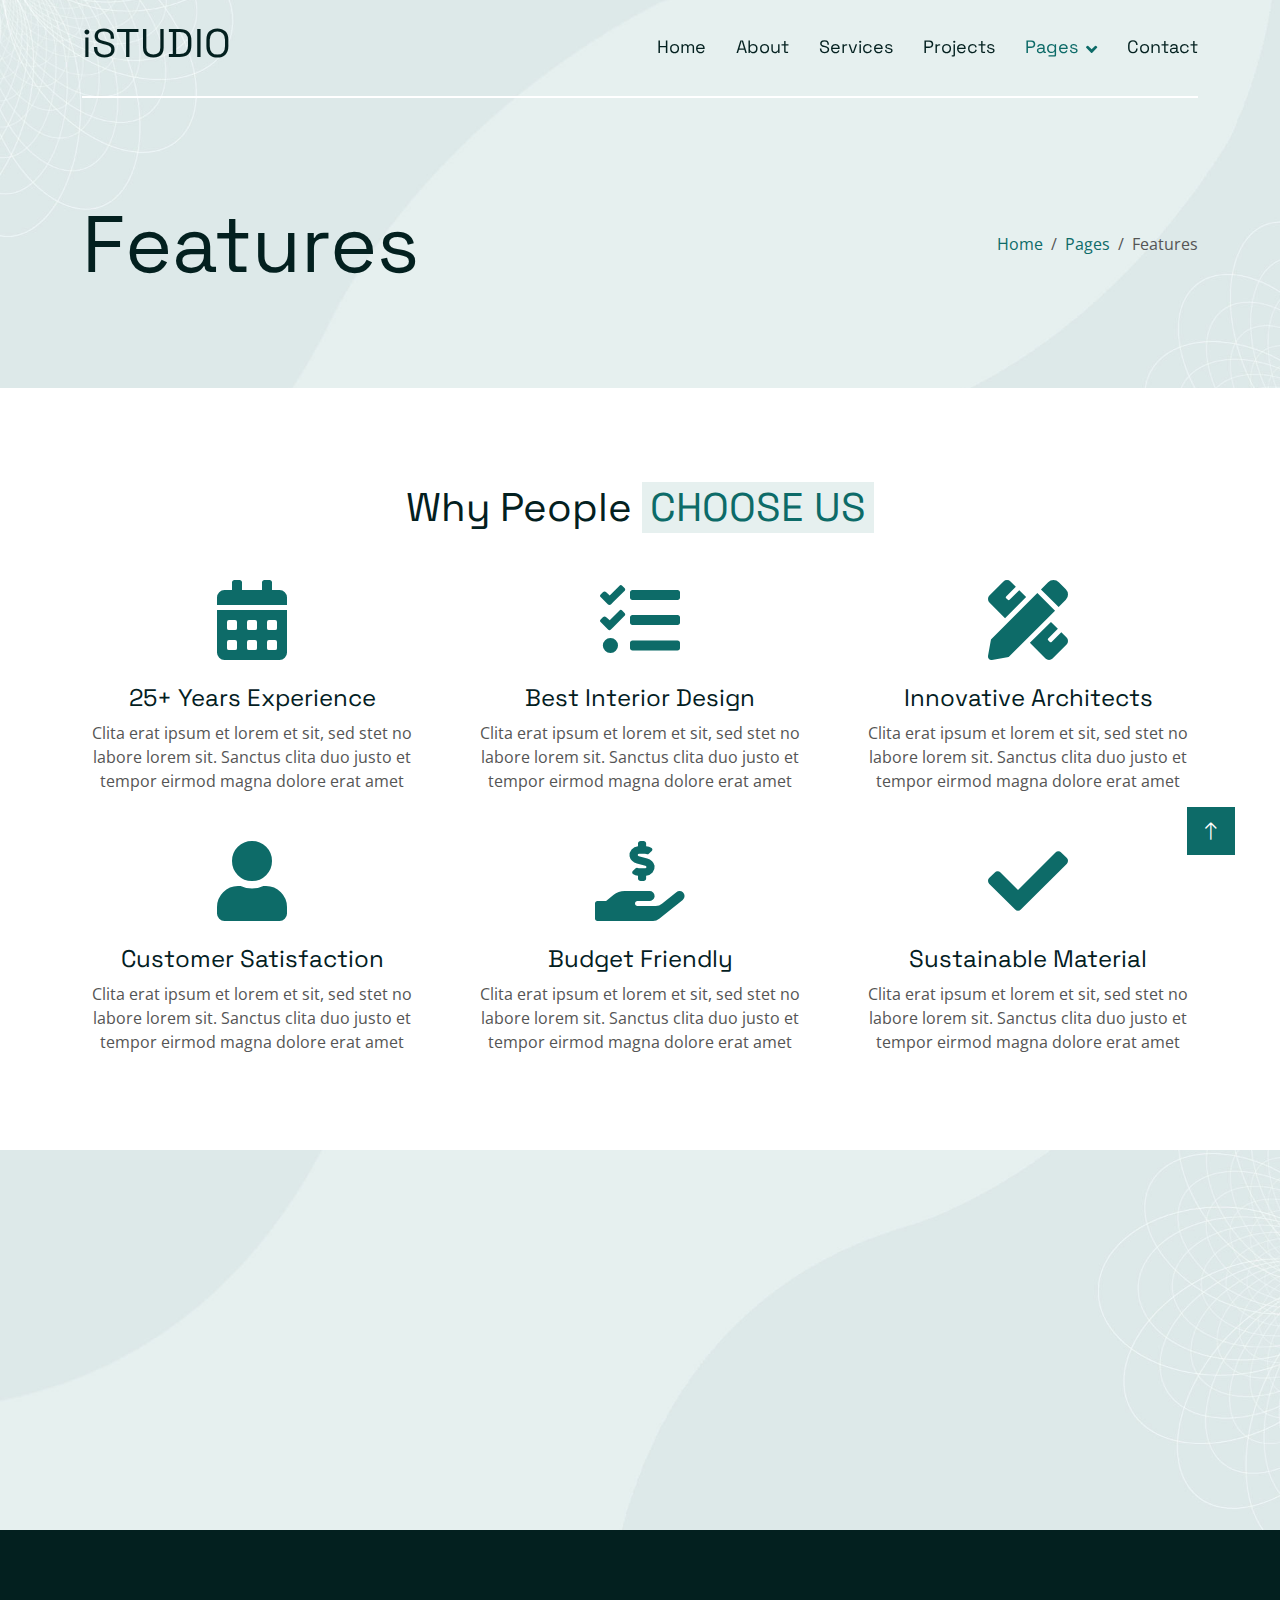
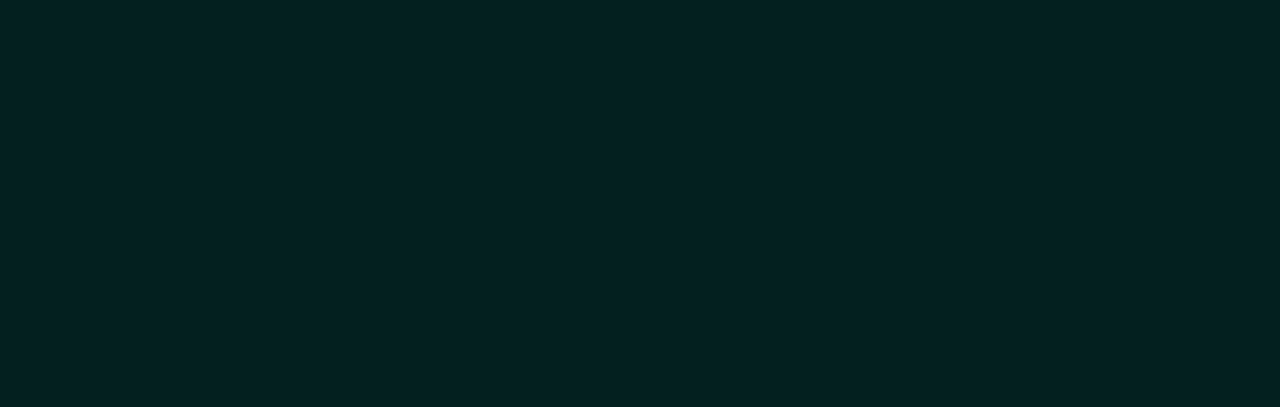
<file: feature.html>
<!DOCTYPE html>
<html lang="en">

<head>
    <meta charset="utf-8">
    <title>iSTUDIO - Interior Design Website Template Free</title>
    <meta content="width=device-width, initial-scale=1.0" name="viewport">
    <meta content="" name="keywords">
    <meta content="" name="description">

    <!-- Favicon -->
    <link href="img/favicon.ico" rel="icon">

    <!-- Google Web Fonts -->
    <link rel="preconnect" href="https://fonts.googleapis.com">
    <link rel="preconnect" href="https://fonts.gstatic.com" crossorigin>
    <link href="https://fonts.googleapis.com/css2?family=Open+Sans&family=Space+Grotesk&display=swap" rel="stylesheet">

    <!-- Icon Font Stylesheet -->
    <link href="https://cdnjs.cloudflare.com/ajax/libs/font-awesome/5.10.0/css/all.min.css" rel="stylesheet">
    <link href="https://cdn.jsdelivr.net/npm/bootstrap-icons@1.4.1/font/bootstrap-icons.css" rel="stylesheet">

    <!-- Libraries Stylesheet -->
    <link href="lib/animate/animate.min.css" rel="stylesheet">
    <link href="lib/owlcarousel/assets/owl.carousel.min.css" rel="stylesheet">

    <!-- Customized Bootstrap Stylesheet -->
    <link href="css/bootstrap.min.css" rel="stylesheet">

    <!-- Template Stylesheet -->
    <link href="css/style.css" rel="stylesheet">
</head>

<body>
    <!-- Spinner Start -->
    <div id="spinner"
        class="show bg-white position-fixed translate-middle w-100 vh-100 top-50 start-50 d-flex align-items-center justify-content-center">
        <div class="spinner-grow text-primary" style="width: 3rem; height: 3rem;" role="status">
            <span class="sr-only">Loading...</span>
        </div>
    </div>
    <!-- Spinner End -->


    <!-- Navbar Start -->
    <div class="container-fluid sticky-top">
        <div class="container">
            <nav class="navbar navbar-expand-lg navbar-light border-bottom border-2 border-white">
                <a href="index.html" class="navbar-brand">
                    <h1>iSTUDIO</h1>
                </a>
                <button type="button" class="navbar-toggler ms-auto me-0" data-bs-toggle="collapse"
                    data-bs-target="#navbarCollapse">
                    <span class="navbar-toggler-icon"></span>
                </button>
                <div class="collapse navbar-collapse" id="navbarCollapse">
                    <div class="navbar-nav ms-auto">
                        <a href="index.html" class="nav-item nav-link">Home</a>
                        <a href="about.html" class="nav-item nav-link">About</a>
                        <a href="service.html" class="nav-item nav-link">Services</a>
                        <a href="project.html" class="nav-item nav-link">Projects</a>
                        <div class="nav-item dropdown">
                            <a href="#!" class="nav-link dropdown-toggle active" data-bs-toggle="dropdown">Pages</a>
                            <div class="dropdown-menu bg-light mt-2">
                                <a href="feature.html" class="dropdown-item active">Features</a>
                                <a href="team.html" class="dropdown-item">Our Team</a>
                                <a href="testimonial.html" class="dropdown-item">Testimonial</a>
                                <a href="404.html" class="dropdown-item">404 Page</a>
                            </div>
                        </div>
                        <a href="contact.html" class="nav-item nav-link">Contact</a>
                    </div>
                </div>
            </nav>
        </div>
    </div>
    <!-- Navbar End -->


    <!-- Hero Start -->
    <div class="container-fluid pb-5 bg-primary hero-header">
        <div class="container py-5">
            <div class="row g-3 align-items-center">
                <div class="col-lg-6 text-center text-lg-start">
                    <h1 class="display-1 mb-0 animated slideInLeft">Features</h1>
                </div>
                <div class="col-lg-6 animated slideInRight">
                    <nav aria-label="breadcrumb">
                        <ol class="breadcrumb justify-content-center justify-content-lg-end mb-0">
                            <li class="breadcrumb-item"><a class="text-primary" href="#!">Home</a></li>
                            <li class="breadcrumb-item"><a class="text-primary" href="#!">Pages</a></li>
                            <li class="breadcrumb-item text-secondary active" aria-current="page">Features</li>
                        </ol>
                    </nav>
                </div>
            </div>
        </div>
    </div>
    <!-- Hero End -->


    <!-- Feature Start -->
    <div class="container-fluid py-5">
        <div class="container py-5">
            <div class="text-center wow fadeIn" data-wow-delay="0.1s">
                <h1 class="mb-5">Why People <span class="text-uppercase text-primary bg-light px-2">Choose Us</span>
                </h1>
            </div>
            <div class="row g-5 align-items-center text-center">
                <div class="col-md-6 col-lg-4 wow fadeIn" data-wow-delay="0.1s">
                    <i class="fa fa-calendar-alt fa-5x text-primary mb-4"></i>
                    <h4>25+ Years Experience</h4>
                    <p class="mb-0">Clita erat ipsum et lorem et sit, sed stet no labore lorem sit. Sanctus clita duo
                        justo et tempor eirmod magna dolore erat amet</p>
                </div>
                <div class="col-md-6 col-lg-4 wow fadeIn" data-wow-delay="0.3s">
                    <i class="fa fa-tasks fa-5x text-primary mb-4"></i>
                    <h4>Best Interior Design</h4>
                    <p class="mb-0">Clita erat ipsum et lorem et sit, sed stet no labore lorem sit. Sanctus clita duo
                        justo et tempor eirmod magna dolore erat amet</p>
                </div>
                <div class="col-md-6 col-lg-4 wow fadeIn" data-wow-delay="0.5s">
                    <i class="fa fa-pencil-ruler fa-5x text-primary mb-4"></i>
                    <h4>Innovative Architects</h4>
                    <p class="mb-0">Clita erat ipsum et lorem et sit, sed stet no labore lorem sit. Sanctus clita duo
                        justo et tempor eirmod magna dolore erat amet</p>
                </div>
                <div class="col-md-6 col-lg-4 wow fadeIn" data-wow-delay="0.1s">
                    <i class="fa fa-user fa-5x text-primary mb-4"></i>
                    <h4>Customer Satisfaction</h4>
                    <p class="mb-0">Clita erat ipsum et lorem et sit, sed stet no labore lorem sit. Sanctus clita duo
                        justo et tempor eirmod magna dolore erat amet</p>
                </div>
                <div class="col-md-6 col-lg-4 wow fadeIn" data-wow-delay="0.3s">
                    <i class="fa fa-hand-holding-usd fa-5x text-primary mb-4"></i>
                    <h4>Budget Friendly</h4>
                    <p class="mb-0">Clita erat ipsum et lorem et sit, sed stet no labore lorem sit. Sanctus clita duo
                        justo et tempor eirmod magna dolore erat amet</p>
                </div>
                <div class="col-md-6 col-lg-4 wow fadeIn" data-wow-delay="0.5s">
                    <i class="fa fa-check fa-5x text-primary mb-4"></i>
                    <h4>Sustainable Material</h4>
                    <p class="mb-0">Clita erat ipsum et lorem et sit, sed stet no labore lorem sit. Sanctus clita duo
                        justo et tempor eirmod magna dolore erat amet</p>
                </div>
            </div>
        </div>
    </div>
    <!-- Feature End -->


    <!-- Newsletter Start -->
    <div class="container-fluid bg-primary newsletter p-0">
        <div class="container p-0">
            <div class="row g-0 align-items-center">
                <div class="col-md-5 ps-lg-0 text-start wow fadeIn" data-wow-delay="0.2s">
                    <img class="img-fluid w-100" src="img/newsletter.jpg" alt="">
                </div>
                <div class="col-md-7 py-5 newsletter-text wow fadeIn" data-wow-delay="0.5s">
                    <div class="p-5">
                        <h1 class="mb-5">Subscribe the <span
                                class="text-uppercase text-primary bg-white px-2">Newsletter</span></h1>
                        <div class="position-relative w-100 mb-2">
                            <input class="form-control border-0 w-100 ps-4 pe-5" type="text"
                                placeholder="Enter Your Email" style="height: 60px;">
                            <button type="button" class="btn shadow-none position-absolute top-0 end-0 mt-2 me-2"><i
                                    class="fa fa-paper-plane text-primary fs-4"></i></button>
                        </div>
                        <p class="mb-0">Diam sed sed dolor stet amet eirmod</p>
                    </div>
                </div>
            </div>
        </div>
    </div>
    <!-- Newsletter End -->


    <!-- Footer Start -->
    <div class="container-fluid bg-dark text-white-50 footer pt-5">
        <div class="container py-5">
            <div class="row g-5">
                <div class="col-md-6 col-lg-3 wow fadeIn" data-wow-delay="0.1s">
                    <a href="index.html" class="d-inline-block mb-3">
                        <h1 class="text-white">iSTUDIO</h1>
                    </a>
                    <p class="mb-0">Tempor erat elitr rebum at clita. Diam dolor diam ipsum et tempor sit. Aliqu diam
                        amet diam et eos labore. Clita erat ipsum et lorem et sit, sed stet no labore lorem sit. Sanctus
                        clita duo justo et tempor</p>
                </div>
                <div class="col-md-6 col-lg-3 wow fadeIn" data-wow-delay="0.3s">
                    <h5 class="text-white mb-4">Get In Touch</h5>
                    <p><i class="fa fa-map-marker-alt me-3"></i>123 Street, New York, USA</p>
                    <p><i class="fa fa-phone-alt me-3"></i>+012 345 67890</p>
                    <p><i class="fa fa-envelope me-3"></i>info@example.com</p>
                    <div class="d-flex pt-2">
                        <a class="btn btn-outline-primary btn-square border-2 me-2" href="#!"><i
                                class="fab fa-twitter"></i></a>
                        <a class="btn btn-outline-primary btn-square border-2 me-2" href="#!"><i
                                class="fab fa-facebook-f"></i></a>
                        <a class="btn btn-outline-primary btn-square border-2 me-2" href="#!"><i
                                class="fab fa-youtube"></i></a>
                        <a class="btn btn-outline-primary btn-square border-2 me-2" href="#!"><i
                                class="fab fa-instagram"></i></a>
                        <a class="btn btn-outline-primary btn-square border-2 me-2" href="#!"><i
                                class="fab fa-linkedin-in"></i></a>
                    </div>
                </div>
                <div class="col-md-6 col-lg-3 wow fadeIn" data-wow-delay="0.5s">
                    <h5 class="text-white mb-4">Popular Link</h5>
                    <a class="btn btn-link" href="#!">About Us</a>
                    <a class="btn btn-link" href="#!">Contact Us</a>
                    <a class="btn btn-link" href="#!">Privacy Policy</a>
                    <a class="btn btn-link" href="#!">Terms & Condition</a>
                    <a class="btn btn-link" href="#!">Career</a>
                </div>
                <div class="col-md-6 col-lg-3 wow fadeIn" data-wow-delay="0.7s">
                    <h5 class="text-white mb-4">Our Services</h5>
                    <a class="btn btn-link" href="#!">Interior Design</a>
                    <a class="btn btn-link" href="#!">Project Planning</a>
                    <a class="btn btn-link" href="#!">Renovation</a>
                    <a class="btn btn-link" href="#!">Implement</a>
                    <a class="btn btn-link" href="#!">Landscape Design</a>
                </div>
            </div>
        </div>
        <div class="container wow fadeIn" data-wow-delay="0.1s">
            <div class="copyright">
                <div class="row">
                    <div class="col-md-6 text-center text-md-start mb-3 mb-md-0">
                        &copy; <a class="border-bottom" href="#!">Your Site Name</a>, All Right Reserved.

                        <!--/*** This template is free as long as you keep the below author’s credit link/attribution link/backlink. ***/-->
                        <!--/*** If you'd like to use the template without the below author’s credit link/attribution link/backlink, ***/-->
                        <!--/*** you can purchase the Credit Removal License from "https://htmlcodex.com/credit-removal". ***/-->
                        Designed By <a class="border-bottom" href="https://htmlcodex.com">HTML Codex</a>. Distributed by
                        <a class="border-bottom" href="https://themewagon.com" target="_blank">ThemeWagon</a>
                    </div>
                    <div class="col-md-6 text-center text-md-end">
                        <div class="footer-menu">
                            <a href="#!">Home</a>
                            <a href="#!">Cookies</a>
                            <a href="#!">Help</a>
                            <a href="#!">FAQs</a>
                        </div>
                    </div>
                </div>
            </div>
        </div>
    </div>
    <!-- Footer End -->


    <!-- Back to Top -->
    <a href="#!" class="btn btn-lg btn-primary btn-lg-square back-to-top"><i class="bi bi-arrow-up"></i></a>


    <!-- JavaScript Libraries -->
    <script src="https://ajax.googleapis.com/ajax/libs/jquery/3.6.1/jquery.min.js"></script>
    <script src="https://cdn.jsdelivr.net/npm/bootstrap@5.0.0/dist/js/bootstrap.bundle.min.js"></script>
    <script src="lib/wow/wow.min.js"></script>
    <script src="lib/easing/easing.min.js"></script>
    <script src="lib/waypoints/waypoints.min.js"></script>
    <script src="lib/owlcarousel/owl.carousel.min.js"></script>

    <!-- Template Javascript -->
    <script src="js/main.js"></script>
</body>

</html>
</file>
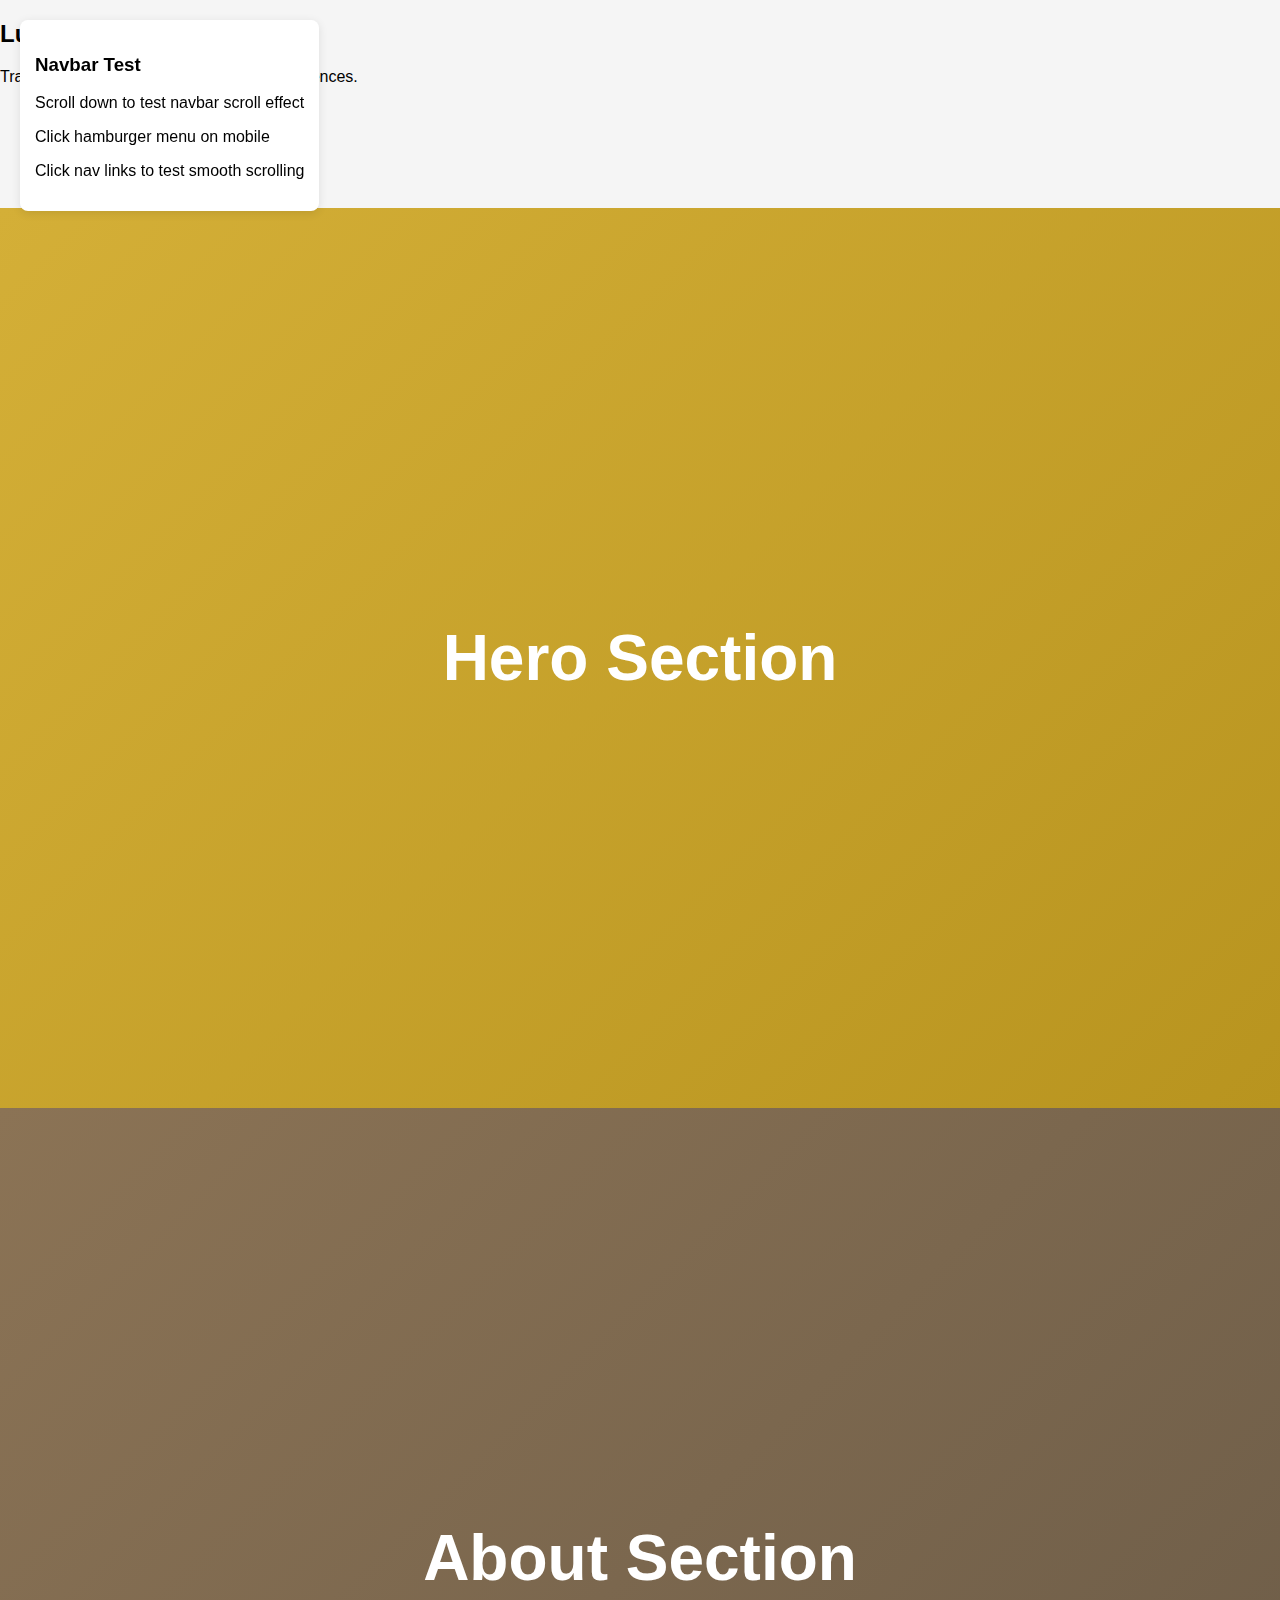
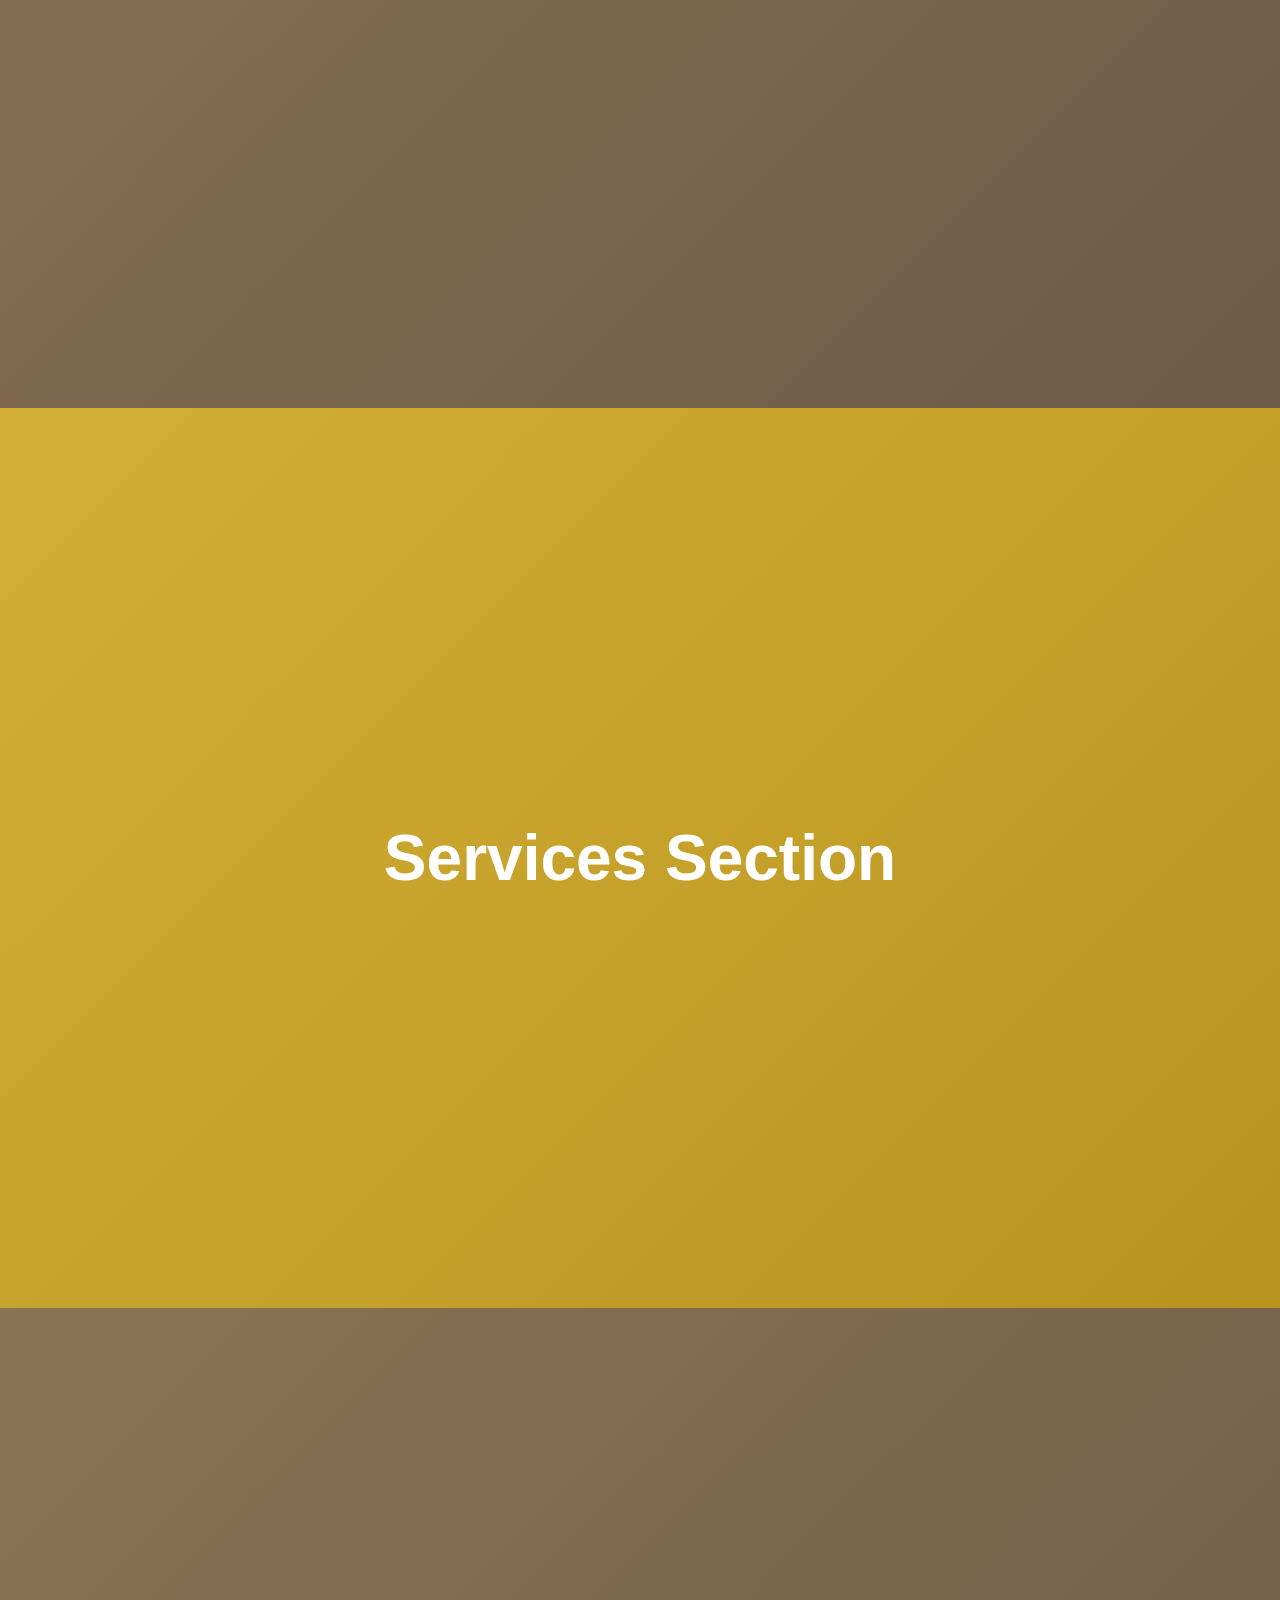
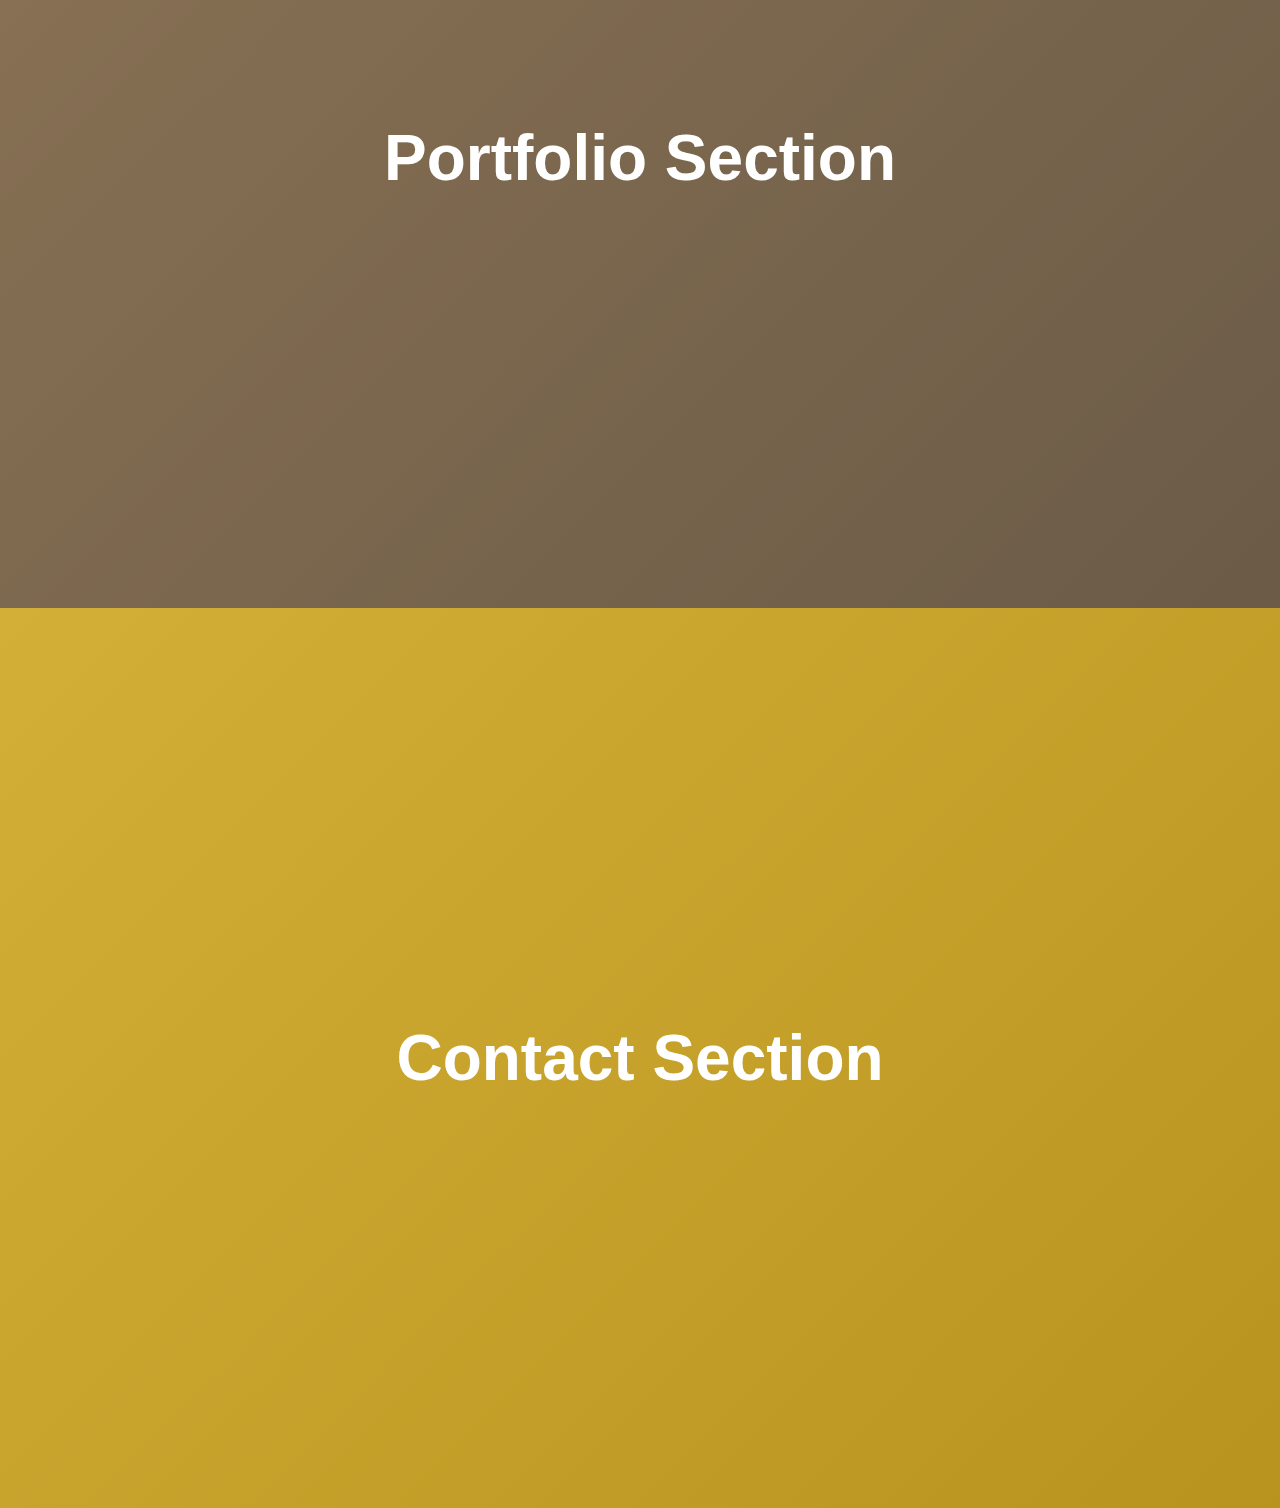
<file: navbar-test.html>
<!DOCTYPE html>
<html lang="en">
<head>
    <meta charset="UTF-8">
    <meta name="viewport" content="width=device-width, initial-scale=1.0">
    <title>Navbar Test - Luxe Interiors</title>
    <style>
        body {
            margin: 0;
            font-family: Arial, sans-serif;
            background: #f5f5f5;
        }
        
        .test-section {
            height: 100vh;
            display: flex;
            align-items: center;
            justify-content: center;
            font-size: 2rem;
            color: white;
        }
        
        #hero { background: linear-gradient(135deg, #d4af37, #b8941f); }
        #about { background: linear-gradient(135deg, #8b7355, #6b5b47); }
        #services { background: linear-gradient(135deg, #d4af37, #b8941f); }
        #portfolio { background: linear-gradient(135deg, #8b7355, #6b5b47); }
        #contact { background: linear-gradient(135deg, #d4af37, #b8941f); }
        
        .test-info {
            position: fixed;
            top: 20px;
            left: 20px;
            background: white;
            padding: 15px;
            border-radius: 8px;
            box-shadow: 0 2px 10px rgba(0,0,0,0.1);
            z-index: 1000;
        }
    </style>
</head>
<body>
    <!-- Copy the navbar from index.html -->
    <nav class="navbar" id="navbar">
        <div class="nav-container">
            <div class="nav-brand">
                <h2>Luxe Interiors</h2>
                <p>Transforming homes and spaces into experiences.</p>
            </div>
            
            <ul class="nav-menu" id="nav-menu">
                <li><a href="#hero" class="nav-link">Home</a></li>
                <li><a href="#about" class="nav-link">About</a></li>
                <li><a href="#services" class="nav-link">Services</a></li>
                <li><a href="#portfolio" class="nav-link">Portfolio</a></li>
                <li><a href="#contact" class="nav-link">Contact</a></li>
            </ul>
            
            <div class="hamburger" id="hamburger">
                <span></span>
                <span></span>
                <span></span>
            </div>
        </div>
    </nav>
    
    <div class="test-info">
        <h3>Navbar Test</h3>
        <p>Scroll down to test navbar scroll effect</p>
        <p>Click hamburger menu on mobile</p>
        <p>Click nav links to test smooth scrolling</p>
    </div>
    
    <section id="hero" class="test-section">
        <h1>Hero Section</h1>
    </section>
    
    <section id="about" class="test-section">
        <h1>About Section</h1>
    </section>
    
    <section id="services" class="test-section">
        <h1>Services Section</h1>
    </section>
    
    <section id="portfolio" class="test-section">
        <h1>Portfolio Section</h1>
    </section>
    
    <section id="contact" class="test-section">
        <h1>Contact Section</h1>
    </section>

    <script>
        // Copy the navbar JavaScript from script.js
        let navbar, hamburger, navMenu, navLinks;
        
        function initializeDOMElements() {
            try {
                navbar = document.getElementById('navbar');
                hamburger = document.getElementById('hamburger');
                navMenu = document.getElementById('nav-menu');
                navLinks = document.querySelectorAll('.nav-link');
                
                console.log('Navbar DOM elements initialized successfully');
                return true;
            } catch (error) {
                console.error('Error initializing navbar DOM elements:', error);
                return false;
            }
        }
        
        function setupNavbarScroll() {
            if (!navbar) {
                console.warn('Navbar element not found');
                return;
            }
            
            window.addEventListener('scroll', () => {
                try {
                    if (window.scrollY > 100) {
                        navbar.classList.add('scrolled');
                    } else {
                        navbar.classList.remove('scrolled');
                    }
                } catch (error) {
                    console.error('Error in navbar scroll effect:', error);
                }
            });
        }
        
        function setupMobileMenu() {
            if (!hamburger || !navMenu) {
                console.warn('Hamburger or nav menu elements not found');
                return;
            }
            
            hamburger.addEventListener('click', () => {
                try {
                    hamburger.classList.toggle('active');
                    navMenu.classList.toggle('active');
                } catch (error) {
                    console.error('Error toggling mobile menu:', error);
                }
            });
        }
        
        function setupNavLinks() {
            if (!navLinks || navLinks.length === 0) {
                console.warn('No nav links found');
                return;
            }
            
            navLinks.forEach(link => {
                link.addEventListener('click', () => {
                    try {
                        if (hamburger) hamburger.classList.remove('active');
                        if (navMenu) navMenu.classList.remove('active');
                    } catch (error) {
                        console.error('Error closing mobile menu:', error);
                    }
                });
            });
        }
        
        function setupSmoothScrolling() {
            if (!navLinks || navLinks.length === 0) {
                console.warn('No nav links found for smooth scrolling');
                return;
            }
            
            navLinks.forEach(link => {
                link.addEventListener('click', (e) => {
                    try {
                        e.preventDefault();
                        const targetId = link.getAttribute('href');
                        const targetSection = document.querySelector(targetId);
                        
                        if (targetSection) {
                            const offsetTop = targetSection.offsetTop - 80;
                            window.scrollTo({
                                top: offsetTop,
                                behavior: 'smooth'
                            });
                        }
                    } catch (error) {
                        console.error('Error in smooth scrolling:', error);
                    }
                });
            });
        }
        
        // Initialize when DOM is loaded
        document.addEventListener('DOMContentLoaded', () => {
            console.log('Navbar test page loaded');
            
            if (!initializeDOMElements()) {
                console.error('Failed to initialize navbar DOM elements');
                return;
            }
            
            setupNavbarScroll();
            setupMobileMenu();
            setupNavLinks();
            setupSmoothScrolling();
            
            console.log('Navbar test initialization completed');
        });
    </script>
</body>
</html>
</file>
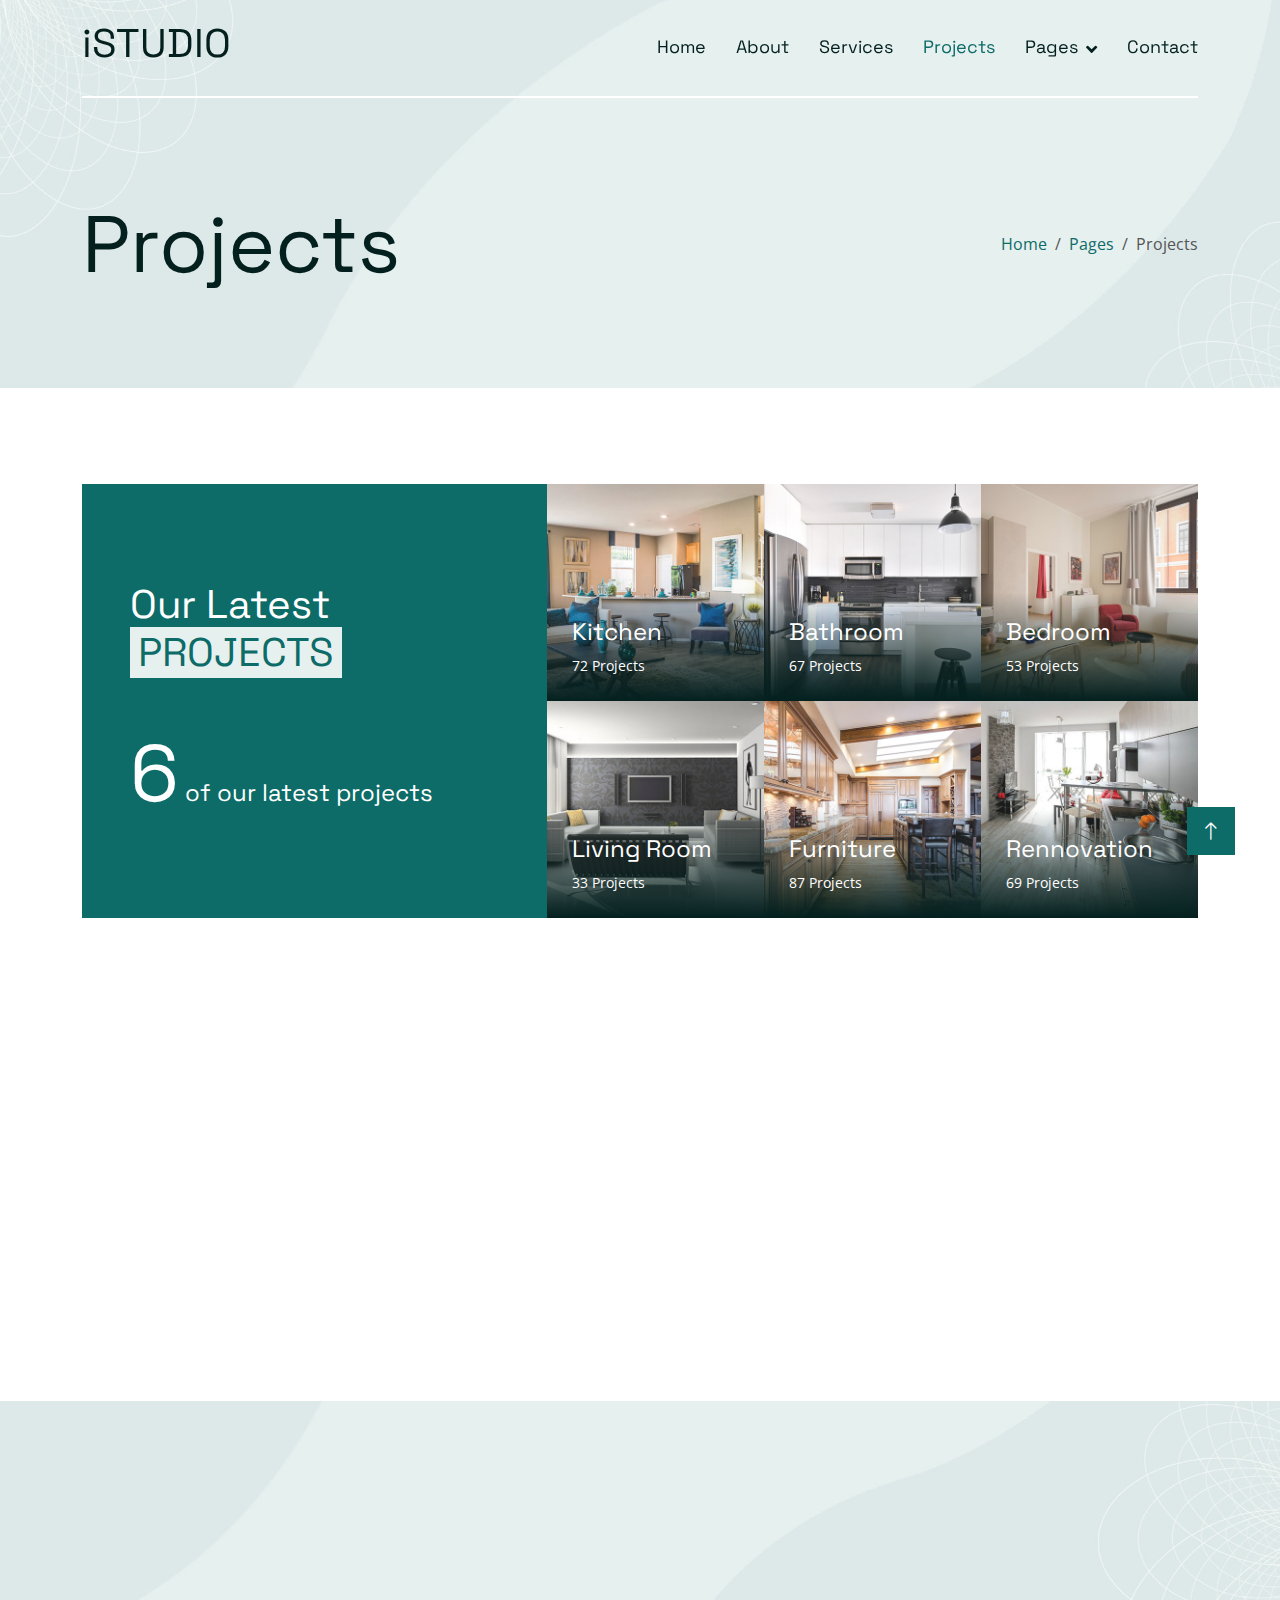
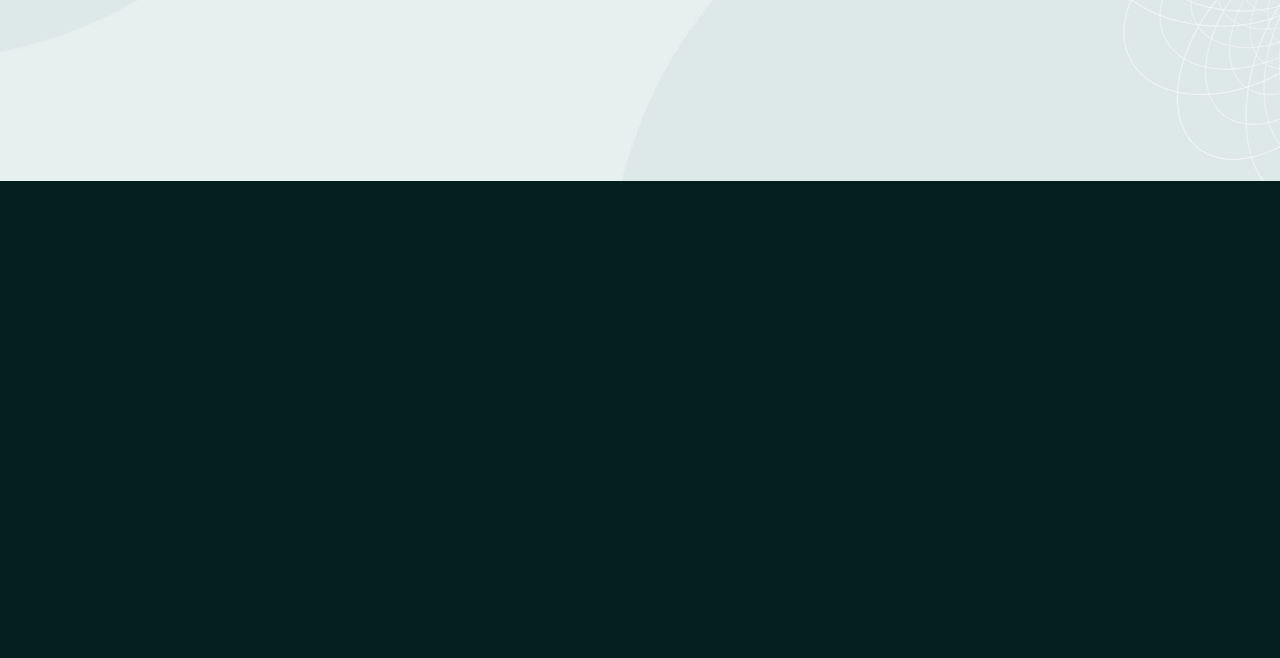
<file: project.html>
<!DOCTYPE html>
<html lang="en">

<head>
    <meta charset="utf-8">
    <title>iSTUDIO - Interior Design Website Template Free</title>
    <meta content="width=device-width, initial-scale=1.0" name="viewport">
    <meta content="" name="keywords">
    <meta content="" name="description">

    <!-- Favicon -->
    <link href="img/favicon.ico" rel="icon">

    <!-- Google Web Fonts -->
    <link rel="preconnect" href="https://fonts.googleapis.com">
    <link rel="preconnect" href="https://fonts.gstatic.com" crossorigin>
    <link href="https://fonts.googleapis.com/css2?family=Open+Sans&family=Space+Grotesk&display=swap" rel="stylesheet">

    <!-- Icon Font Stylesheet -->
    <link href="https://cdnjs.cloudflare.com/ajax/libs/font-awesome/5.10.0/css/all.min.css" rel="stylesheet">
    <link href="https://cdn.jsdelivr.net/npm/bootstrap-icons@1.4.1/font/bootstrap-icons.css" rel="stylesheet">

    <!-- Libraries Stylesheet -->
    <link href="lib/animate/animate.min.css" rel="stylesheet">
    <link href="lib/owlcarousel/assets/owl.carousel.min.css" rel="stylesheet">

    <!-- Customized Bootstrap Stylesheet -->
    <link href="css/bootstrap.min.css" rel="stylesheet">

    <!-- Template Stylesheet -->
    <link href="css/style.css" rel="stylesheet">
</head>

<body>
    <!-- Spinner Start -->
    <div id="spinner"
        class="show bg-white position-fixed translate-middle w-100 vh-100 top-50 start-50 d-flex align-items-center justify-content-center">
        <div class="spinner-grow text-primary" style="width: 3rem; height: 3rem;" role="status">
            <span class="sr-only">Loading...</span>
        </div>
    </div>
    <!-- Spinner End -->


    <!-- Navbar Start -->
    <div class="container-fluid sticky-top">
        <div class="container">
            <nav class="navbar navbar-expand-lg navbar-light border-bottom border-2 border-white">
                <a href="index.html" class="navbar-brand">
                    <h1>iSTUDIO</h1>
                </a>
                <button type="button" class="navbar-toggler ms-auto me-0" data-bs-toggle="collapse"
                    data-bs-target="#navbarCollapse">
                    <span class="navbar-toggler-icon"></span>
                </button>
                <div class="collapse navbar-collapse" id="navbarCollapse">
                    <div class="navbar-nav ms-auto">
                        <a href="index.html" class="nav-item nav-link">Home</a>
                        <a href="about.html" class="nav-item nav-link">About</a>
                        <a href="service.html" class="nav-item nav-link">Services</a>
                        <a href="project.html" class="nav-item nav-link active">Projects</a>
                        <div class="nav-item dropdown">
                            <a href="#!" class="nav-link dropdown-toggle" data-bs-toggle="dropdown">Pages</a>
                            <div class="dropdown-menu bg-light mt-2">
                                <a href="feature.html" class="dropdown-item">Features</a>
                                <a href="team.html" class="dropdown-item">Our Team</a>
                                <a href="testimonial.html" class="dropdown-item">Testimonial</a>
                                <a href="404.html" class="dropdown-item">404 Page</a>
                            </div>
                        </div>
                        <a href="contact.html" class="nav-item nav-link">Contact</a>
                    </div>
                </div>
            </nav>
        </div>
    </div>
    <!-- Navbar End -->


    <!-- Hero Start -->
    <div class="container-fluid pb-5 bg-primary hero-header">
        <div class="container py-5">
            <div class="row g-3 align-items-center">
                <div class="col-lg-6 text-center text-lg-start">
                    <h1 class="display-1 mb-0 animated slideInLeft">Projects</h1>
                </div>
                <div class="col-lg-6 animated slideInRight">
                    <nav aria-label="breadcrumb">
                        <ol class="breadcrumb justify-content-center justify-content-lg-end mb-0">
                            <li class="breadcrumb-item"><a class="text-primary" href="#!">Home</a></li>
                            <li class="breadcrumb-item"><a class="text-primary" href="#!">Pages</a></li>
                            <li class="breadcrumb-item text-secondary active" aria-current="page">Projects</li>
                        </ol>
                    </nav>
                </div>
            </div>
        </div>
    </div>
    <!-- Hero End -->


    <!-- Project Start -->
    <div class="container-fluid py-5">
        <div class="container py-5">
            <div class="row g-0">
                <div class="col-lg-5 wow fadeIn" data-wow-delay="0.1s">
                    <div class="d-flex flex-column justify-content-center bg-primary h-100 p-5">
                        <h1 class="text-white mb-5">Our Latest <span
                                class="text-uppercase text-primary bg-light px-2">Projects</span></h1>
                        <h4 class="text-white mb-0"><span class="display-1">6</span> of our latest projects</h4>
                    </div>
                </div>
                <div class="col-lg-7">
                    <div class="row g-0">
                        <div class="col-md-6 col-lg-4 wow fadeIn" data-wow-delay="0.2s">
                            <div class="project-item position-relative overflow-hidden">
                                <img class="img-fluid w-100" src="img/project-1.jpg" alt="">
                                <a class="project-overlay text-decoration-none" href="#!">
                                    <h4 class="text-white">Kitchen</h4>
                                    <small class="text-white">72 Projects</small>
                                </a>
                            </div>
                        </div>
                        <div class="col-md-6 col-lg-4 wow fadeIn" data-wow-delay="0.3s">
                            <div class="project-item position-relative overflow-hidden">
                                <img class="img-fluid w-100" src="img/project-2.jpg" alt="">
                                <a class="project-overlay text-decoration-none" href="#!">
                                    <h4 class="text-white">Bathroom</h4>
                                    <small class="text-white">67 Projects</small>
                                </a>
                            </div>
                        </div>
                        <div class="col-md-6 col-lg-4 wow fadeIn" data-wow-delay="0.4s">
                            <div class="project-item position-relative overflow-hidden">
                                <img class="img-fluid w-100" src="img/project-3.jpg" alt="">
                                <a class="project-overlay text-decoration-none" href="#!">
                                    <h4 class="text-white">Bedroom</h4>
                                    <small class="text-white">53 Projects</small>
                                </a>
                            </div>
                        </div>
                        <div class="col-md-6 col-lg-4 wow fadeIn" data-wow-delay="0.5s">
                            <div class="project-item position-relative overflow-hidden">
                                <img class="img-fluid w-100" src="img/project-4.jpg" alt="">
                                <a class="project-overlay text-decoration-none" href="#!">
                                    <h4 class="text-white">Living Room</h4>
                                    <small class="text-white">33 Projects</small>
                                </a>
                            </div>
                        </div>
                        <div class="col-md-6 col-lg-4 wow fadeIn" data-wow-delay="0.6s">
                            <div class="project-item position-relative overflow-hidden">
                                <img class="img-fluid w-100" src="img/project-5.jpg" alt="">
                                <a class="project-overlay text-decoration-none" href="#!">
                                    <h4 class="text-white">Furniture</h4>
                                    <small class="text-white">87 Projects</small>
                                </a>
                            </div>
                        </div>
                        <div class="col-md-6 col-lg-4 wow fadeIn" data-wow-delay="0.7s">
                            <div class="project-item position-relative overflow-hidden">
                                <img class="img-fluid w-100" src="img/project-6.jpg" alt="">
                                <a class="project-overlay text-decoration-none" href="#!">
                                    <h4 class="text-white">Rennovation</h4>
                                    <small class="text-white">69 Projects</small>
                                </a>
                            </div>
                        </div>
                    </div>
                </div>
            </div>
        </div>
    </div>
    <!-- Project End -->


    <!-- Testimonial Start -->
    <div class="container-xxl pb-5">
        <div class="container pb-5">
            <div class="row justify-content-center">
                <div class="col-md-12 col-lg-9">
                    <div class="owl-carousel testimonial-carousel wow fadeIn" data-wow-delay="0.2s">
                        <div class="testimonial-item">
                            <div class="row g-5 align-items-center">
                                <div class="col-md-6">
                                    <div class="testimonial-img">
                                        <img class="img-fluid" src="img/testimonial-1.jpg" alt="">
                                    </div>
                                </div>
                                <div class="col-md-6">
                                    <div class="testimonial-text pb-5 pb-md-0">
                                        <h3>Sustainable Material</h3>
                                        <p>Aliqu diam amet diam et eos labore. Clita erat ipsum et lorem et sit, sed
                                            stet no labore lorem sit. Sanctus clita duo justo et tempor eirmod magna
                                            dolore erat
                                            amet</p>
                                        <h5 class="mb-0">Boris Johnson</h5>
                                    </div>
                                </div>
                            </div>
                        </div>
                        <div class="testimonial-item">
                            <div class="row g-5 align-items-center">
                                <div class="col-md-6">
                                    <div class="testimonial-img">
                                        <img class="img-fluid" src="img/testimonial-2.jpg" alt="">
                                    </div>
                                </div>
                                <div class="col-md-6">
                                    <div class="testimonial-text pb-5 pb-md-0">
                                        <h3>Customer Satisfaction</h3>
                                        <p>Clita erat ipsum et lorem et sit, sed
                                            stet no labore lorem sit. Sanctus clita duo justo et tempor eirmod magna
                                            dolore erat
                                            amet</p>
                                        <h5 class="mb-0">Alexander Bell</h5>
                                    </div>
                                </div>
                            </div>
                        </div>
                        <div class="testimonial-item">
                            <div class="row g-5 align-items-center">
                                <div class="col-md-6">
                                    <div class="testimonial-img">
                                        <img class="img-fluid" src="img/testimonial-3.jpg" alt="">
                                    </div>
                                </div>
                                <div class="col-md-6">
                                    <div class="testimonial-text pb-5 pb-md-0">
                                        <h3>Budget Friendly</h3>
                                        <p>Diam amet diam et eos labore. Clita erat ipsum et lorem et sit, sed
                                            stet no labore lorem sit. Sanctus clita duo justo et tempor eirmod magna
                                            dolore erat
                                            amet</p>
                                        <h5 class="mb-0">Bradley Gordon</h5>
                                    </div>
                                </div>
                            </div>
                        </div>
                    </div>
                </div>
            </div>
        </div>
    </div>
    <!-- Testimonial End -->


    <!-- Newsletter Start -->
    <div class="container-fluid bg-primary newsletter p-0">
        <div class="container p-0">
            <div class="row g-0 align-items-center">
                <div class="col-md-5 ps-lg-0 text-start wow fadeIn" data-wow-delay="0.2s">
                    <img class="img-fluid w-100" src="img/newsletter.jpg" alt="">
                </div>
                <div class="col-md-7 py-5 newsletter-text wow fadeIn" data-wow-delay="0.5s">
                    <div class="p-5">
                        <h1 class="mb-5">Subscribe the <span
                                class="text-uppercase text-primary bg-white px-2">Newsletter</span></h1>
                        <div class="position-relative w-100 mb-2">
                            <input class="form-control border-0 w-100 ps-4 pe-5" type="text"
                                placeholder="Enter Your Email" style="height: 60px;">
                            <button type="button" class="btn shadow-none position-absolute top-0 end-0 mt-2 me-2"><i
                                    class="fa fa-paper-plane text-primary fs-4"></i></button>
                        </div>
                        <p class="mb-0">Diam sed sed dolor stet amet eirmod</p>
                    </div>
                </div>
            </div>
        </div>
    </div>
    <!-- Newsletter End -->


    <!-- Footer Start -->
    <div class="container-fluid bg-dark text-white-50 footer pt-5">
        <div class="container py-5">
            <div class="row g-5">
                <div class="col-md-6 col-lg-3 wow fadeIn" data-wow-delay="0.1s">
                    <a href="index.html" class="d-inline-block mb-3">
                        <h1 class="text-white">iSTUDIO</h1>
                    </a>
                    <p class="mb-0">Tempor erat elitr rebum at clita. Diam dolor diam ipsum et tempor sit. Aliqu diam
                        amet diam et eos labore. Clita erat ipsum et lorem et sit, sed stet no labore lorem sit. Sanctus
                        clita duo justo et tempor</p>
                </div>
                <div class="col-md-6 col-lg-3 wow fadeIn" data-wow-delay="0.3s">
                    <h5 class="text-white mb-4">Get In Touch</h5>
                    <p><i class="fa fa-map-marker-alt me-3"></i>123 Street, New York, USA</p>
                    <p><i class="fa fa-phone-alt me-3"></i>+012 345 67890</p>
                    <p><i class="fa fa-envelope me-3"></i>info@example.com</p>
                    <div class="d-flex pt-2">
                        <a class="btn btn-outline-primary btn-square border-2 me-2" href="#!"><i
                                class="fab fa-twitter"></i></a>
                        <a class="btn btn-outline-primary btn-square border-2 me-2" href="#!"><i
                                class="fab fa-facebook-f"></i></a>
                        <a class="btn btn-outline-primary btn-square border-2 me-2" href="#!"><i
                                class="fab fa-youtube"></i></a>
                        <a class="btn btn-outline-primary btn-square border-2 me-2" href="#!"><i
                                class="fab fa-instagram"></i></a>
                        <a class="btn btn-outline-primary btn-square border-2 me-2" href="#!"><i
                                class="fab fa-linkedin-in"></i></a>
                    </div>
                </div>
                <div class="col-md-6 col-lg-3 wow fadeIn" data-wow-delay="0.5s">
                    <h5 class="text-white mb-4">Popular Link</h5>
                    <a class="btn btn-link" href="#!">About Us</a>
                    <a class="btn btn-link" href="#!">Contact Us</a>
                    <a class="btn btn-link" href="#!">Privacy Policy</a>
                    <a class="btn btn-link" href="#!">Terms & Condition</a>
                    <a class="btn btn-link" href="#!">Career</a>
                </div>
                <div class="col-md-6 col-lg-3 wow fadeIn" data-wow-delay="0.7s">
                    <h5 class="text-white mb-4">Our Services</h5>
                    <a class="btn btn-link" href="#!">Interior Design</a>
                    <a class="btn btn-link" href="#!">Project Planning</a>
                    <a class="btn btn-link" href="#!">Renovation</a>
                    <a class="btn btn-link" href="#!">Implement</a>
                    <a class="btn btn-link" href="#!">Landscape Design</a>
                </div>
            </div>
        </div>
        <div class="container wow fadeIn" data-wow-delay="0.1s">
            <div class="copyright">
                <div class="row">
                    <div class="col-md-6 text-center text-md-start mb-3 mb-md-0">
                        &copy; <a class="border-bottom" href="#!">Your Site Name</a>, All Right Reserved.

                        <!--/*** This template is free as long as you keep the below author’s credit link/attribution link/backlink. ***/-->
                        <!--/*** If you'd like to use the template without the below author’s credit link/attribution link/backlink, ***/-->
                        <!--/*** you can purchase the Credit Removal License from "https://htmlcodex.com/credit-removal". ***/-->
                        Designed By <a class="border-bottom" href="https://htmlcodex.com">HTML Codex</a>. Distributed by
                        <a class="border-bottom" href="https://themewagon.com" target="_blank">ThemeWagon</a>
                    </div>
                    <div class="col-md-6 text-center text-md-end">
                        <div class="footer-menu">
                            <a href="#!">Home</a>
                            <a href="#!">Cookies</a>
                            <a href="#!">Help</a>
                            <a href="#!">FAQs</a>
                        </div>
                    </div>
                </div>
            </div>
        </div>
    </div>
    <!-- Footer End -->


    <!-- Back to Top -->
    <a href="#!" class="btn btn-lg btn-primary btn-lg-square back-to-top"><i class="bi bi-arrow-up"></i></a>


    <!-- JavaScript Libraries -->
    <script src="https://ajax.googleapis.com/ajax/libs/jquery/3.6.1/jquery.min.js"></script>
    <script src="https://cdn.jsdelivr.net/npm/bootstrap@5.0.0/dist/js/bootstrap.bundle.min.js"></script>
    <script src="lib/wow/wow.min.js"></script>
    <script src="lib/easing/easing.min.js"></script>
    <script src="lib/waypoints/waypoints.min.js"></script>
    <script src="lib/owlcarousel/owl.carousel.min.js"></script>

    <!-- Template Javascript -->
    <script src="js/main.js"></script>
</body>

</html>
</file>
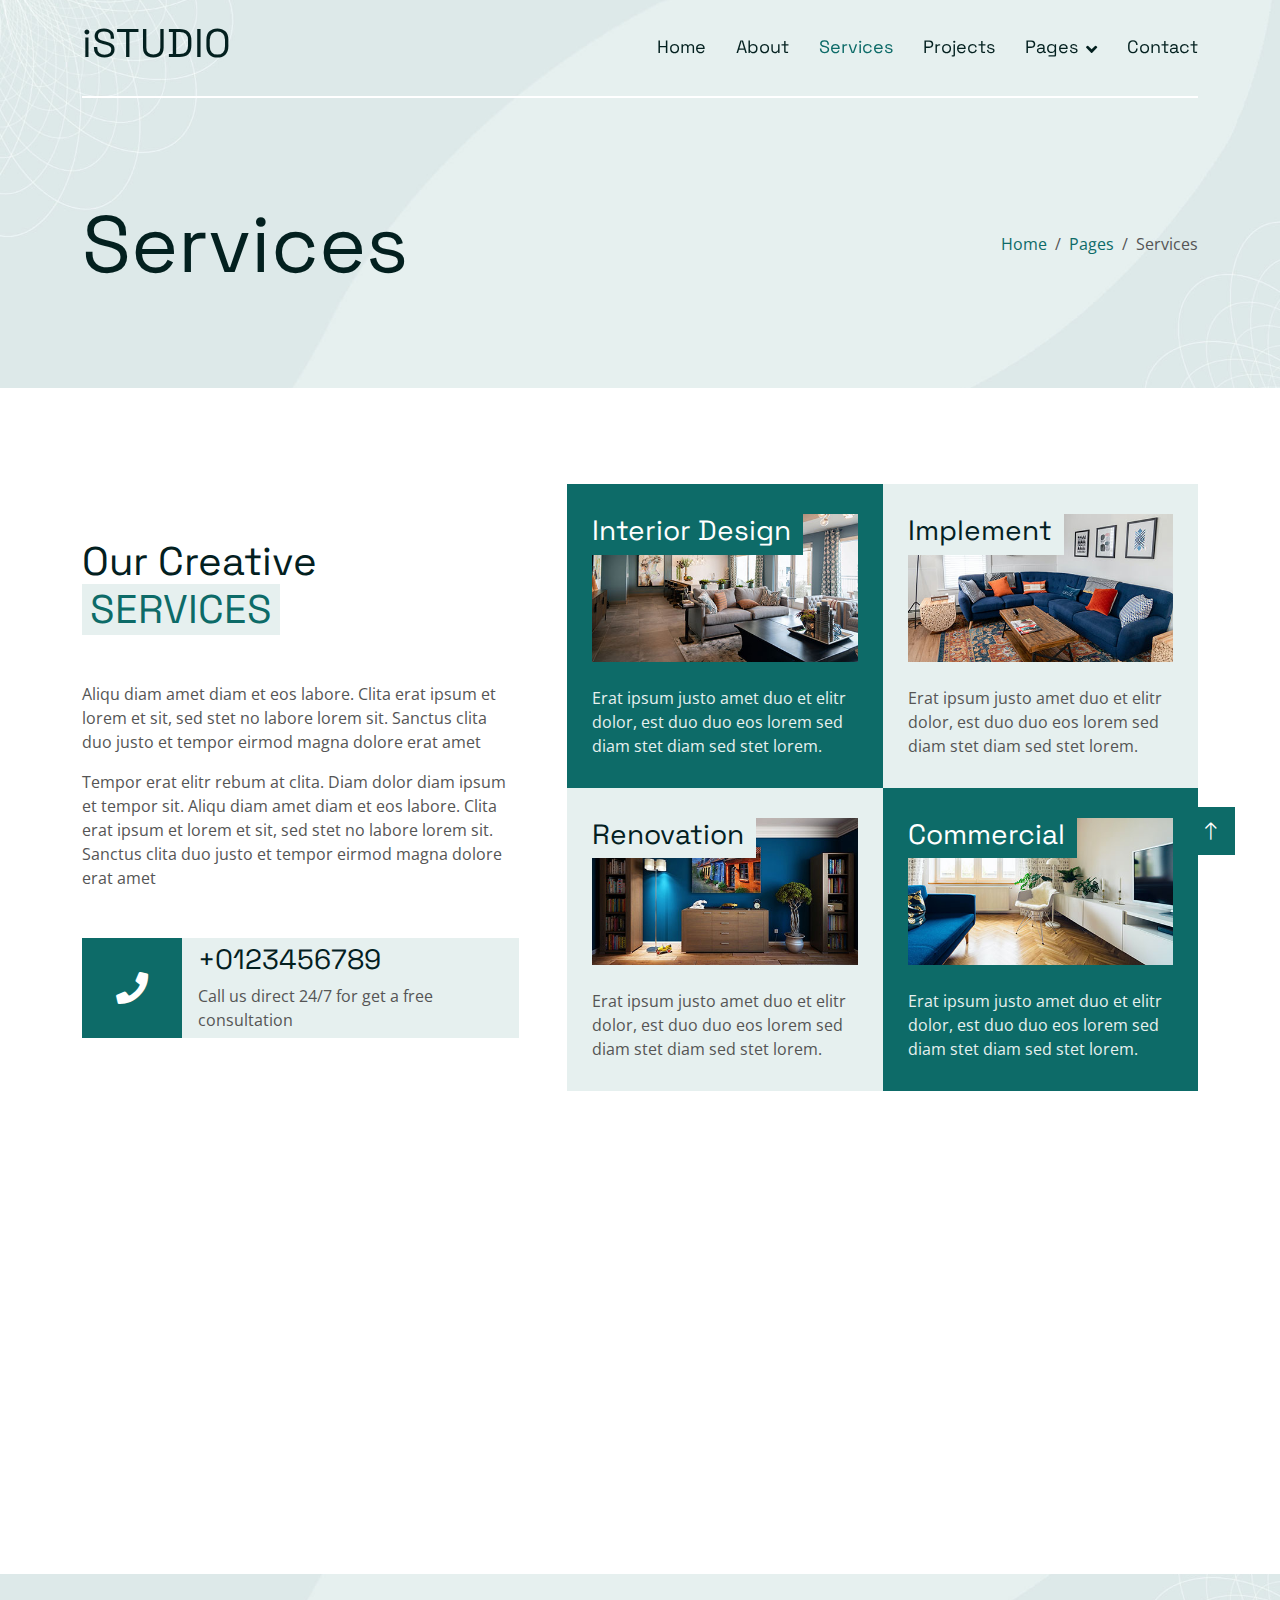
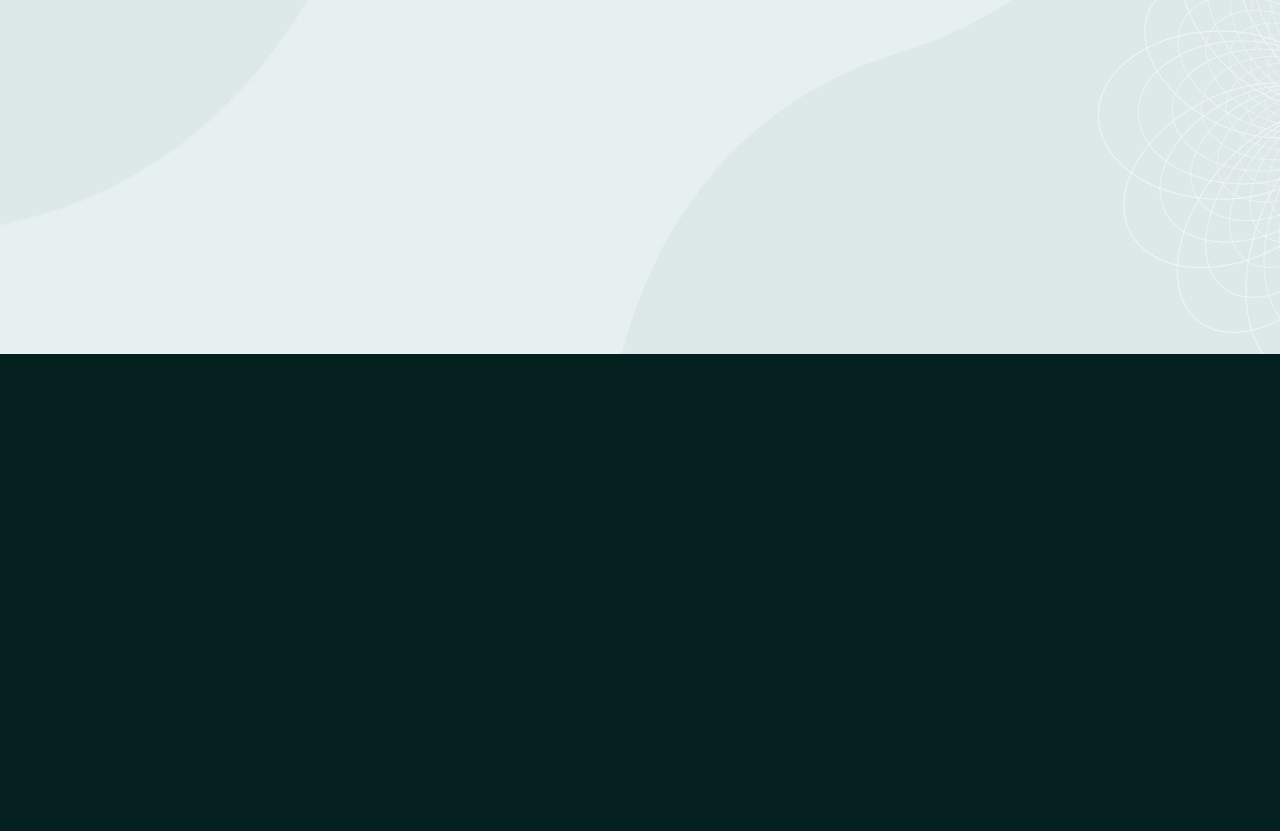
<file: service.html>
<!DOCTYPE html>
<html lang="en">

<head>
    <meta charset="utf-8">
    <title>iSTUDIO - Interior Design Website Template Free</title>
    <meta content="width=device-width, initial-scale=1.0" name="viewport">
    <meta content="" name="keywords">
    <meta content="" name="description">

    <!-- Favicon -->
    <link href="img/favicon.ico" rel="icon">

    <!-- Google Web Fonts -->
    <link rel="preconnect" href="https://fonts.googleapis.com">
    <link rel="preconnect" href="https://fonts.gstatic.com" crossorigin>
    <link href="https://fonts.googleapis.com/css2?family=Open+Sans&family=Space+Grotesk&display=swap" rel="stylesheet">

    <!-- Icon Font Stylesheet -->
    <link href="https://cdnjs.cloudflare.com/ajax/libs/font-awesome/5.10.0/css/all.min.css" rel="stylesheet">
    <link href="https://cdn.jsdelivr.net/npm/bootstrap-icons@1.4.1/font/bootstrap-icons.css" rel="stylesheet">

    <!-- Libraries Stylesheet -->
    <link href="lib/animate/animate.min.css" rel="stylesheet">
    <link href="lib/owlcarousel/assets/owl.carousel.min.css" rel="stylesheet">

    <!-- Customized Bootstrap Stylesheet -->
    <link href="css/bootstrap.min.css" rel="stylesheet">

    <!-- Template Stylesheet -->
    <link href="css/style.css" rel="stylesheet">
</head>

<body>
    <!-- Spinner Start -->
    <div id="spinner"
        class="show bg-white position-fixed translate-middle w-100 vh-100 top-50 start-50 d-flex align-items-center justify-content-center">
        <div class="spinner-grow text-primary" style="width: 3rem; height: 3rem;" role="status">
            <span class="sr-only">Loading...</span>
        </div>
    </div>
    <!-- Spinner End -->


    <!-- Navbar Start -->
    <div class="container-fluid sticky-top">
        <div class="container">
            <nav class="navbar navbar-expand-lg navbar-light border-bottom border-2 border-white">
                <a href="index.html" class="navbar-brand">
                    <h1>iSTUDIO</h1>
                </a>
                <button type="button" class="navbar-toggler ms-auto me-0" data-bs-toggle="collapse"
                    data-bs-target="#navbarCollapse">
                    <span class="navbar-toggler-icon"></span>
                </button>
                <div class="collapse navbar-collapse" id="navbarCollapse">
                    <div class="navbar-nav ms-auto">
                        <a href="index.html" class="nav-item nav-link">Home</a>
                        <a href="about.html" class="nav-item nav-link">About</a>
                        <a href="service.html" class="nav-item nav-link active">Services</a>
                        <a href="project.html" class="nav-item nav-link">Projects</a>
                        <div class="nav-item dropdown">
                            <a href="#!" class="nav-link dropdown-toggle" data-bs-toggle="dropdown">Pages</a>
                            <div class="dropdown-menu bg-light mt-2">
                                <a href="feature.html" class="dropdown-item">Features</a>
                                <a href="team.html" class="dropdown-item">Our Team</a>
                                <a href="testimonial.html" class="dropdown-item">Testimonial</a>
                                <a href="404.html" class="dropdown-item">404 Page</a>
                            </div>
                        </div>
                        <a href="contact.html" class="nav-item nav-link">Contact</a>
                    </div>
                </div>
            </nav>
        </div>
    </div>
    <!-- Navbar End -->


    <!-- Hero Start -->
    <div class="container-fluid pb-5 bg-primary hero-header">
        <div class="container py-5">
            <div class="row g-3 align-items-center">
                <div class="col-lg-6 text-center text-lg-start">
                    <h1 class="display-1 mb-0 animated slideInLeft">Services</h1>
                </div>
                <div class="col-lg-6 animated slideInRight">
                    <nav aria-label="breadcrumb">
                        <ol class="breadcrumb justify-content-center justify-content-lg-end mb-0">
                            <li class="breadcrumb-item"><a class="text-primary" href="#!">Home</a></li>
                            <li class="breadcrumb-item"><a class="text-primary" href="#!">Pages</a></li>
                            <li class="breadcrumb-item text-secondary active" aria-current="page">Services</li>
                        </ol>
                    </nav>
                </div>
            </div>
        </div>
    </div>
    <!-- Hero End -->


    <!-- Service Start -->
    <div class="container-fluid py-5">
        <div class="container py-5">
            <div class="row g-5 align-items-center">
                <div class="col-lg-5 wow fadeIn" data-wow-delay="0.1s">
                    <h1 class="mb-5">Our Creative <span
                            class="text-uppercase text-primary bg-light px-2">Services</span></h1>
                    <p>Aliqu diam
                        amet diam et eos labore. Clita erat ipsum et lorem et sit, sed stet no labore lorem sit. Sanctus
                        clita duo justo et tempor eirmod magna dolore erat amet</p>
                    <p class="mb-5">Tempor erat elitr rebum at clita. Diam dolor diam ipsum et tempor sit. Aliqu diam
                        amet diam et eos labore. Clita erat ipsum et lorem et sit, sed stet no labore lorem sit. Sanctus
                        clita duo justo et tempor eirmod magna dolore erat amet</p>
                    <div class="d-flex align-items-center bg-light">
                        <div class="btn-square flex-shrink-0 bg-primary" style="width: 100px; height: 100px;">
                            <i class="fa fa-phone fa-2x text-white"></i>
                        </div>
                        <div class="px-3">
                            <h3>+0123456789</h3>
                            <span>Call us direct 24/7 for get a free consultation</span>
                        </div>
                    </div>
                </div>
                <div class="col-lg-7">
                    <div class="row g-0">
                        <div class="col-md-6 wow fadeIn" data-wow-delay="0.2s">
                            <div class="service-item h-100 d-flex flex-column justify-content-center bg-primary">
                                <a href="#!" class="service-img position-relative mb-4">
                                    <img class="img-fluid w-100" src="img/service-1.jpg" alt="">
                                    <h3>Interior Design</h3>
                                </a>
                                <p class="mb-0">Erat ipsum justo amet duo et elitr dolor, est duo duo eos lorem sed diam
                                    stet diam sed stet lorem.</p>
                            </div>
                        </div>
                        <div class="col-md-6 wow fadeIn" data-wow-delay="0.4s">
                            <div class="service-item h-100 d-flex flex-column justify-content-center bg-light">
                                <a href="#!" class="service-img position-relative mb-4">
                                    <img class="img-fluid w-100" src="img/service-2.jpg" alt="">
                                    <h3>Implement</h3>
                                </a>
                                <p class="mb-0">Erat ipsum justo amet duo et elitr dolor, est duo duo eos lorem sed diam
                                    stet diam sed stet lorem.</p>
                            </div>
                        </div>
                        <div class="col-md-6 wow fadeIn" data-wow-delay="0.6s">
                            <div class="service-item h-100 d-flex flex-column justify-content-center bg-light">
                                <a href="#!" class="service-img position-relative mb-4">
                                    <img class="img-fluid w-100" src="img/service-3.jpg" alt="">
                                    <h3>Renovation</h3>
                                </a>
                                <p class="mb-0">Erat ipsum justo amet duo et elitr dolor, est duo duo eos lorem sed diam
                                    stet diam sed stet lorem.</p>
                            </div>
                        </div>
                        <div class="col-md-6 wow fadeIn" data-wow-delay="0.8s">
                            <div class="service-item h-100 d-flex flex-column justify-content-center bg-primary">
                                <a href="#!" class="service-img position-relative mb-4">
                                    <img class="img-fluid w-100" src="img/service-4.jpg" alt="">
                                    <h3>Commercial</h3>
                                </a>
                                <p class="mb-0">Erat ipsum justo amet duo et elitr dolor, est duo duo eos lorem sed diam
                                    stet diam sed stet lorem.</p>
                            </div>
                        </div>
                    </div>
                </div>
            </div>
        </div>
    </div>
    <!-- Service End -->


    <!-- Testimonial Start -->
    <div class="container-xxl pb-5">
        <div class="container pb-5">
            <div class="row justify-content-center">
                <div class="col-md-12 col-lg-9">
                    <div class="owl-carousel testimonial-carousel wow fadeIn" data-wow-delay="0.2s">
                        <div class="testimonial-item">
                            <div class="row g-5 align-items-center">
                                <div class="col-md-6">
                                    <div class="testimonial-img">
                                        <img class="img-fluid" src="img/testimonial-1.jpg" alt="">
                                    </div>
                                </div>
                                <div class="col-md-6">
                                    <div class="testimonial-text pb-5 pb-md-0">
                                        <h3>Sustainable Material</h3>
                                        <p>Aliqu diam amet diam et eos labore. Clita erat ipsum et lorem et sit, sed
                                            stet no labore lorem sit. Sanctus clita duo justo et tempor eirmod magna
                                            dolore erat
                                            amet</p>
                                        <h5 class="mb-0">Boris Johnson</h5>
                                    </div>
                                </div>
                            </div>
                        </div>
                        <div class="testimonial-item">
                            <div class="row g-5 align-items-center">
                                <div class="col-md-6">
                                    <div class="testimonial-img">
                                        <img class="img-fluid" src="img/testimonial-2.jpg" alt="">
                                    </div>
                                </div>
                                <div class="col-md-6">
                                    <div class="testimonial-text pb-5 pb-md-0">
                                        <h3>Customer Satisfaction</h3>
                                        <p>Clita erat ipsum et lorem et sit, sed
                                            stet no labore lorem sit. Sanctus clita duo justo et tempor eirmod magna
                                            dolore erat
                                            amet</p>
                                        <h5 class="mb-0">Alexander Bell</h5>
                                    </div>
                                </div>
                            </div>
                        </div>
                        <div class="testimonial-item">
                            <div class="row g-5 align-items-center">
                                <div class="col-md-6">
                                    <div class="testimonial-img">
                                        <img class="img-fluid" src="img/testimonial-3.jpg" alt="">
                                    </div>
                                </div>
                                <div class="col-md-6">
                                    <div class="testimonial-text pb-5 pb-md-0">
                                        <h3>Budget Friendly</h3>
                                        <p>Diam amet diam et eos labore. Clita erat ipsum et lorem et sit, sed
                                            stet no labore lorem sit. Sanctus clita duo justo et tempor eirmod magna
                                            dolore erat
                                            amet</p>
                                        <h5 class="mb-0">Bradley Gordon</h5>
                                    </div>
                                </div>
                            </div>
                        </div>
                    </div>
                </div>
            </div>
        </div>
    </div>
    <!-- Testimonial End -->


    <!-- Newsletter Start -->
    <div class="container-fluid bg-primary newsletter p-0">
        <div class="container p-0">
            <div class="row g-0 align-items-center">
                <div class="col-md-5 ps-lg-0 text-start wow fadeIn" data-wow-delay="0.2s">
                    <img class="img-fluid w-100" src="img/newsletter.jpg" alt="">
                </div>
                <div class="col-md-7 py-5 newsletter-text wow fadeIn" data-wow-delay="0.5s">
                    <div class="p-5">
                        <h1 class="mb-5">Subscribe the <span
                                class="text-uppercase text-primary bg-white px-2">Newsletter</span></h1>
                        <div class="position-relative w-100 mb-2">
                            <input class="form-control border-0 w-100 ps-4 pe-5" type="text"
                                placeholder="Enter Your Email" style="height: 60px;">
                            <button type="button" class="btn shadow-none position-absolute top-0 end-0 mt-2 me-2"><i
                                    class="fa fa-paper-plane text-primary fs-4"></i></button>
                        </div>
                        <p class="mb-0">Diam sed sed dolor stet amet eirmod</p>
                    </div>
                </div>
            </div>
        </div>
    </div>
    <!-- Newsletter End -->


    <!-- Footer Start -->
    <div class="container-fluid bg-dark text-white-50 footer pt-5">
        <div class="container py-5">
            <div class="row g-5">
                <div class="col-md-6 col-lg-3 wow fadeIn" data-wow-delay="0.1s">
                    <a href="index.html" class="d-inline-block mb-3">
                        <h1 class="text-white">iSTUDIO</h1>
                    </a>
                    <p class="mb-0">Tempor erat elitr rebum at clita. Diam dolor diam ipsum et tempor sit. Aliqu diam
                        amet diam et eos labore. Clita erat ipsum et lorem et sit, sed stet no labore lorem sit. Sanctus
                        clita duo justo et tempor</p>
                </div>
                <div class="col-md-6 col-lg-3 wow fadeIn" data-wow-delay="0.3s">
                    <h5 class="text-white mb-4">Get In Touch</h5>
                    <p><i class="fa fa-map-marker-alt me-3"></i>123 Street, New York, USA</p>
                    <p><i class="fa fa-phone-alt me-3"></i>+012 345 67890</p>
                    <p><i class="fa fa-envelope me-3"></i>info@example.com</p>
                    <div class="d-flex pt-2">
                        <a class="btn btn-outline-primary btn-square border-2 me-2" href="#!"><i
                                class="fab fa-twitter"></i></a>
                        <a class="btn btn-outline-primary btn-square border-2 me-2" href="#!"><i
                                class="fab fa-facebook-f"></i></a>
                        <a class="btn btn-outline-primary btn-square border-2 me-2" href="#!"><i
                                class="fab fa-youtube"></i></a>
                        <a class="btn btn-outline-primary btn-square border-2 me-2" href="#!"><i
                                class="fab fa-instagram"></i></a>
                        <a class="btn btn-outline-primary btn-square border-2 me-2" href="#!"><i
                                class="fab fa-linkedin-in"></i></a>
                    </div>
                </div>
                <div class="col-md-6 col-lg-3 wow fadeIn" data-wow-delay="0.5s">
                    <h5 class="text-white mb-4">Popular Link</h5>
                    <a class="btn btn-link" href="#!">About Us</a>
                    <a class="btn btn-link" href="#!">Contact Us</a>
                    <a class="btn btn-link" href="#!">Privacy Policy</a>
                    <a class="btn btn-link" href="#!">Terms & Condition</a>
                    <a class="btn btn-link" href="#!">Career</a>
                </div>
                <div class="col-md-6 col-lg-3 wow fadeIn" data-wow-delay="0.7s">
                    <h5 class="text-white mb-4">Our Services</h5>
                    <a class="btn btn-link" href="#!">Interior Design</a>
                    <a class="btn btn-link" href="#!">Project Planning</a>
                    <a class="btn btn-link" href="#!">Renovation</a>
                    <a class="btn btn-link" href="#!">Implement</a>
                    <a class="btn btn-link" href="#!">Landscape Design</a>
                </div>
            </div>
        </div>
        <div class="container wow fadeIn" data-wow-delay="0.1s">
            <div class="copyright">
                <div class="row">
                    <div class="col-md-6 text-center text-md-start mb-3 mb-md-0">
                        &copy; <a class="border-bottom" href="#!">Your Site Name</a>, All Right Reserved.

                        <!--/*** This template is free as long as you keep the below author’s credit link/attribution link/backlink. ***/-->
                        <!--/*** If you'd like to use the template without the below author’s credit link/attribution link/backlink, ***/-->
                        <!--/*** you can purchase the Credit Removal License from "https://htmlcodex.com/credit-removal". ***/-->
                        Designed By <a class="border-bottom" href="https://htmlcodex.com">HTML Codex</a>. Distributed by
                        <a class="border-bottom" href="https://themewagon.com" target="_blank">ThemeWagon</a>
                    </div>
                    <div class="col-md-6 text-center text-md-end">
                        <div class="footer-menu">
                            <a href="#!">Home</a>
                            <a href="#!">Cookies</a>
                            <a href="#!">Help</a>
                            <a href="#!">FAQs</a>
                        </div>
                    </div>
                </div>
            </div>
        </div>
    </div>
    <!-- Footer End -->


    <!-- Back to Top -->
    <a href="#!" class="btn btn-lg btn-primary btn-lg-square back-to-top"><i class="bi bi-arrow-up"></i></a>


    <!-- JavaScript Libraries -->
    <script src="https://ajax.googleapis.com/ajax/libs/jquery/3.6.1/jquery.min.js"></script>
    <script src="https://cdn.jsdelivr.net/npm/bootstrap@5.0.0/dist/js/bootstrap.bundle.min.js"></script>
    <script src="lib/wow/wow.min.js"></script>
    <script src="lib/easing/easing.min.js"></script>
    <script src="lib/waypoints/waypoints.min.js"></script>
    <script src="lib/owlcarousel/owl.carousel.min.js"></script>

    <!-- Template Javascript -->
    <script src="js/main.js"></script>
</body>

</html>
</file>
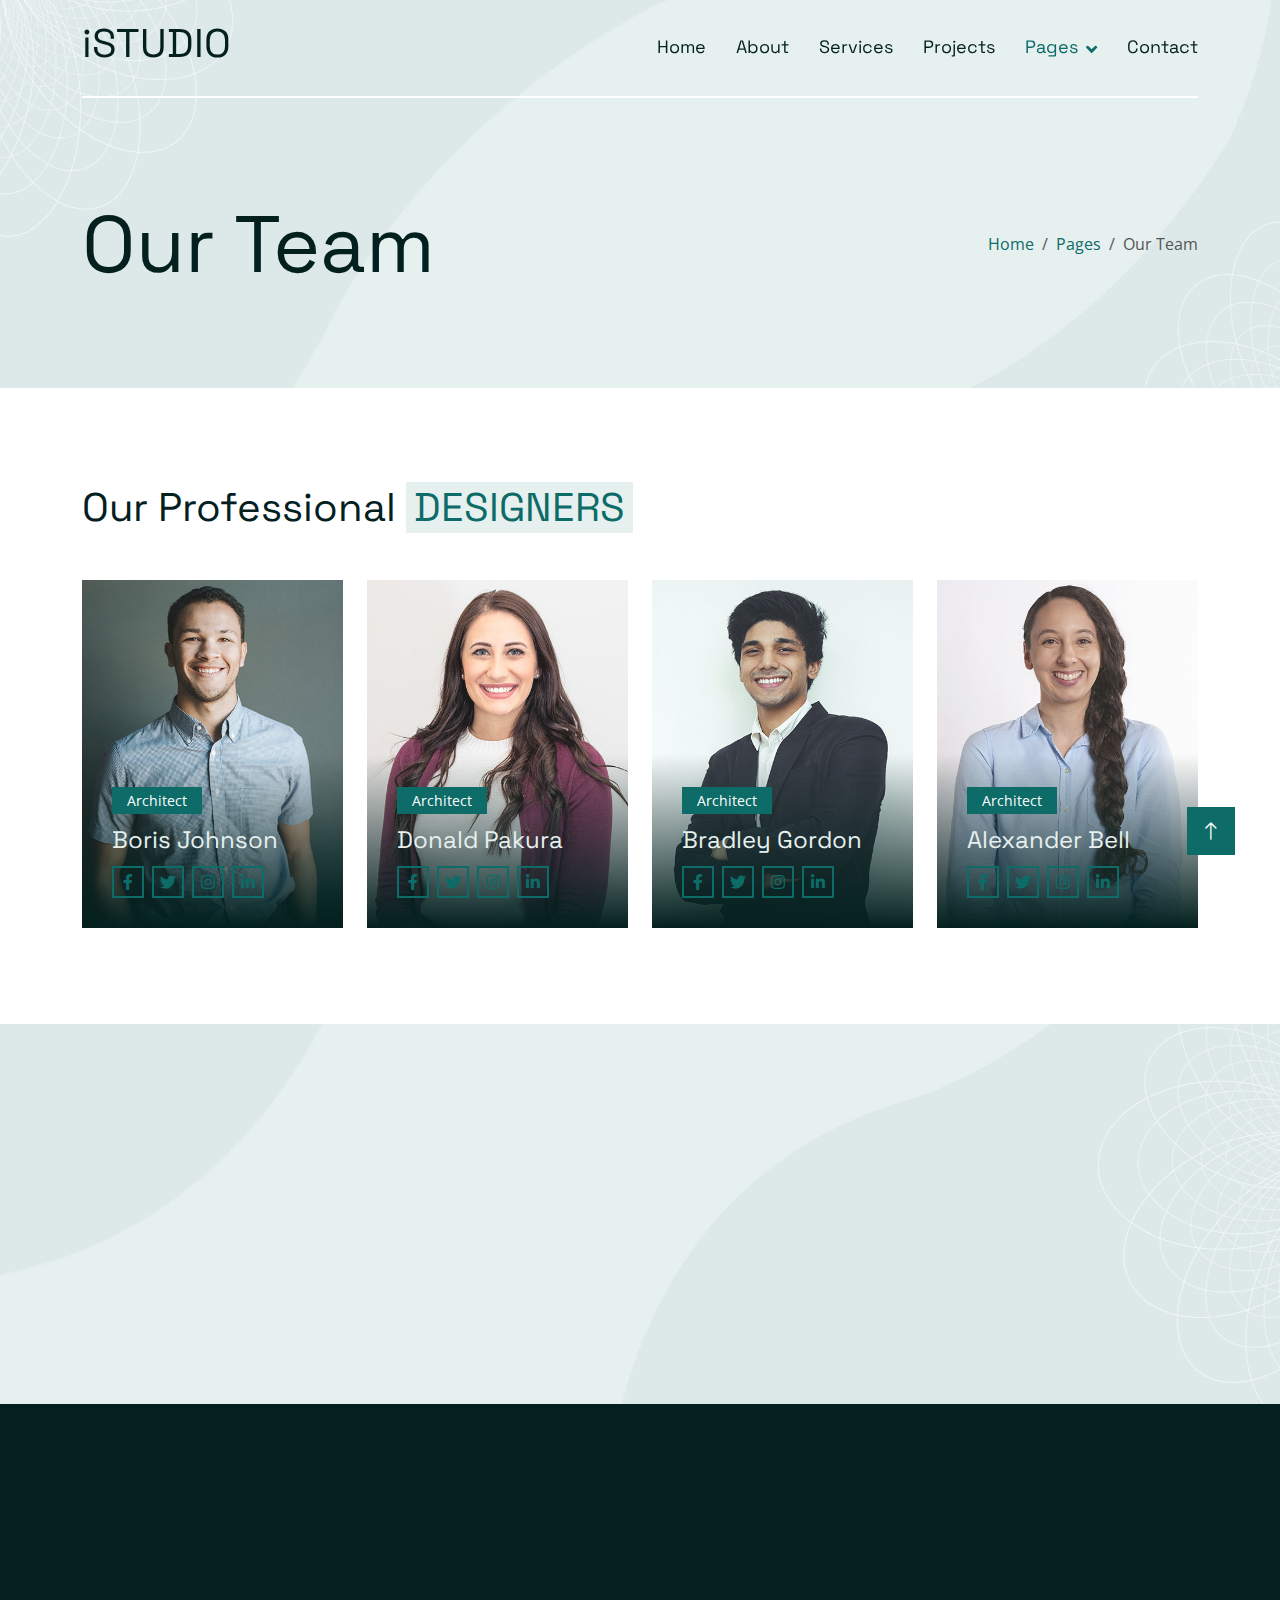
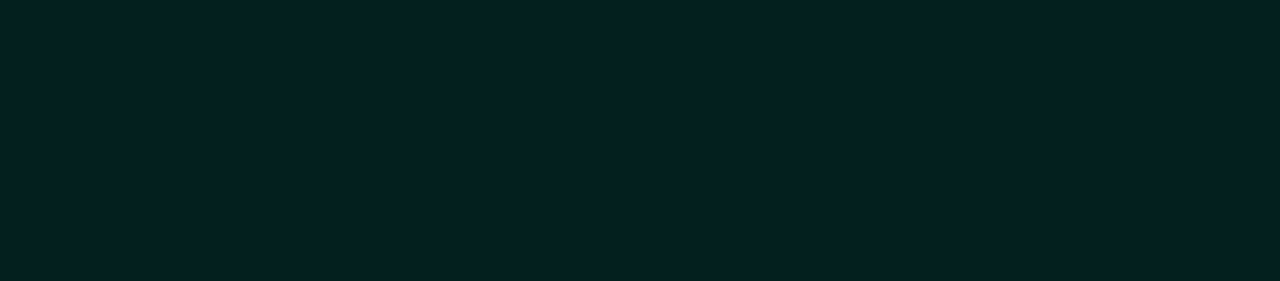
<file: team.html>
<!DOCTYPE html>
<html lang="en">

<head>
    <meta charset="utf-8">
    <title>iSTUDIO - Interior Design Website Template Free</title>
    <meta content="width=device-width, initial-scale=1.0" name="viewport">
    <meta content="" name="keywords">
    <meta content="" name="description">

    <!-- Favicon -->
    <link href="img/favicon.ico" rel="icon">

    <!-- Google Web Fonts -->
    <link rel="preconnect" href="https://fonts.googleapis.com">
    <link rel="preconnect" href="https://fonts.gstatic.com" crossorigin>
    <link href="https://fonts.googleapis.com/css2?family=Open+Sans&family=Space+Grotesk&display=swap" rel="stylesheet">

    <!-- Icon Font Stylesheet -->
    <link href="https://cdnjs.cloudflare.com/ajax/libs/font-awesome/5.10.0/css/all.min.css" rel="stylesheet">
    <link href="https://cdn.jsdelivr.net/npm/bootstrap-icons@1.4.1/font/bootstrap-icons.css" rel="stylesheet">

    <!-- Libraries Stylesheet -->
    <link href="lib/animate/animate.min.css" rel="stylesheet">
    <link href="lib/owlcarousel/assets/owl.carousel.min.css" rel="stylesheet">

    <!-- Customized Bootstrap Stylesheet -->
    <link href="css/bootstrap.min.css" rel="stylesheet">

    <!-- Template Stylesheet -->
    <link href="css/style.css" rel="stylesheet">
</head>

<body>
    <!-- Spinner Start -->
    <div id="spinner"
        class="show bg-white position-fixed translate-middle w-100 vh-100 top-50 start-50 d-flex align-items-center justify-content-center">
        <div class="spinner-grow text-primary" style="width: 3rem; height: 3rem;" role="status">
            <span class="sr-only">Loading...</span>
        </div>
    </div>
    <!-- Spinner End -->


    <!-- Navbar Start -->
    <div class="container-fluid sticky-top">
        <div class="container">
            <nav class="navbar navbar-expand-lg navbar-light border-bottom border-2 border-white">
                <a href="index.html" class="navbar-brand">
                    <h1>iSTUDIO</h1>
                </a>
                <button type="button" class="navbar-toggler ms-auto me-0" data-bs-toggle="collapse"
                    data-bs-target="#navbarCollapse">
                    <span class="navbar-toggler-icon"></span>
                </button>
                <div class="collapse navbar-collapse" id="navbarCollapse">
                    <div class="navbar-nav ms-auto">
                        <a href="index.html" class="nav-item nav-link">Home</a>
                        <a href="about.html" class="nav-item nav-link">About</a>
                        <a href="service.html" class="nav-item nav-link">Services</a>
                        <a href="project.html" class="nav-item nav-link">Projects</a>
                        <div class="nav-item dropdown">
                            <a href="#!" class="nav-link dropdown-toggle active" data-bs-toggle="dropdown">Pages</a>
                            <div class="dropdown-menu bg-light mt-2">
                                <a href="feature.html" class="dropdown-item">Features</a>
                                <a href="team.html" class="dropdown-item active">Our Team</a>
                                <a href="testimonial.html" class="dropdown-item">Testimonial</a>
                                <a href="404.html" class="dropdown-item">404 Page</a>
                            </div>
                        </div>
                        <a href="contact.html" class="nav-item nav-link">Contact</a>
                    </div>
                </div>
            </nav>
        </div>
    </div>
    <!-- Navbar End -->


    <!-- Hero Start -->
    <div class="container-fluid pb-5 bg-primary hero-header">
        <div class="container py-5">
            <div class="row g-3 align-items-center">
                <div class="col-lg-6 text-center text-lg-start">
                    <h1 class="display-1 mb-0 animated slideInLeft">Our Team</h1>
                </div>
                <div class="col-lg-6 animated slideInRight">
                    <nav aria-label="breadcrumb">
                        <ol class="breadcrumb justify-content-center justify-content-lg-end mb-0">
                            <li class="breadcrumb-item"><a class="text-primary" href="#!">Home</a></li>
                            <li class="breadcrumb-item"><a class="text-primary" href="#!">Pages</a></li>
                            <li class="breadcrumb-item text-secondary active" aria-current="page">Our Team</li>
                        </ol>
                    </nav>
                </div>
            </div>
        </div>
    </div>
    <!-- Hero End -->


    <!-- Team Start -->
    <div class="container-fluid py-5">
        <div class="container py-5">
            <h1 class="mb-5">Our Professional <span class="text-uppercase text-primary bg-light px-2">Designers</span>
            </h1>
            <div class="row g-4">
                <div class="col-md-6 col-lg-3 wow fadeIn" data-wow-delay="0.1s">
                    <div class="team-item position-relative overflow-hidden">
                        <img class="img-fluid w-100" src="img/team-1.jpg" alt="">
                        <div class="team-overlay">
                            <small class="mb-2">Architect</small>
                            <h4 class="lh-base text-light">Boris Johnson</h4>
                            <div class="d-flex justify-content-center">
                                <a class="btn btn-outline-primary btn-sm-square border-2 me-2" href="#!">
                                    <i class="fab fa-facebook-f"></i>
                                </a>
                                <a class="btn btn-outline-primary btn-sm-square border-2 me-2" href="#!">
                                    <i class="fab fa-twitter"></i>
                                </a>
                                <a class="btn btn-outline-primary btn-sm-square border-2 me-2" href="#!">
                                    <i class="fab fa-instagram"></i>
                                </a>
                                <a class="btn btn-outline-primary btn-sm-square border-2 me-2" href="#!">
                                    <i class="fab fa-linkedin-in"></i>
                                </a>
                            </div>
                        </div>
                    </div>
                </div>
                <div class="col-md-6 col-lg-3 wow fadeIn" data-wow-delay="0.3s">
                    <div class="team-item position-relative overflow-hidden">
                        <img class="img-fluid w-100" src="img/team-2.jpg" alt="">
                        <div class="team-overlay">
                            <small class="mb-2">Architect</small>
                            <h4 class="lh-base text-light">Donald Pakura</h4>
                            <div class="d-flex justify-content-center">
                                <a class="btn btn-outline-primary btn-sm-square border-2 me-2" href="#!">
                                    <i class="fab fa-facebook-f"></i>
                                </a>
                                <a class="btn btn-outline-primary btn-sm-square border-2 me-2" href="#!">
                                    <i class="fab fa-twitter"></i>
                                </a>
                                <a class="btn btn-outline-primary btn-sm-square border-2 me-2" href="#!">
                                    <i class="fab fa-instagram"></i>
                                </a>
                                <a class="btn btn-outline-primary btn-sm-square border-2 me-2" href="#!">
                                    <i class="fab fa-linkedin-in"></i>
                                </a>
                            </div>
                        </div>
                    </div>
                </div>
                <div class="col-md-6 col-lg-3 wow fadeIn" data-wow-delay="0.5s">
                    <div class="team-item position-relative overflow-hidden">
                        <img class="img-fluid w-100" src="img/team-3.jpg" alt="">
                        <div class="team-overlay">
                            <small class="mb-2">Architect</small>
                            <h4 class="lh-base text-light">Bradley Gordon</h4>
                            <div class="d-flex justify-content-center">
                                <a class="btn btn-outline-primary btn-sm-square border-2 me-2" href="#!">
                                    <i class="fab fa-facebook-f"></i>
                                </a>
                                <a class="btn btn-outline-primary btn-sm-square border-2 me-2" href="#!">
                                    <i class="fab fa-twitter"></i>
                                </a>
                                <a class="btn btn-outline-primary btn-sm-square border-2 me-2" href="#!">
                                    <i class="fab fa-instagram"></i>
                                </a>
                                <a class="btn btn-outline-primary btn-sm-square border-2 me-2" href="#!">
                                    <i class="fab fa-linkedin-in"></i>
                                </a>
                            </div>
                        </div>
                    </div>
                </div>
                <div class="col-md-6 col-lg-3 wow fadeIn" data-wow-delay="0.7s">
                    <div class="team-item position-relative overflow-hidden">
                        <img class="img-fluid w-100" src="img/team-4.jpg" alt="">
                        <div class="team-overlay">
                            <small class="mb-2">Architect</small>
                            <h4 class="lh-base text-light">Alexander Bell</h4>
                            <div class="d-flex justify-content-center">
                                <a class="btn btn-outline-primary btn-sm-square border-2 me-2" href="#!">
                                    <i class="fab fa-facebook-f"></i>
                                </a>
                                <a class="btn btn-outline-primary btn-sm-square border-2 me-2" href="#!">
                                    <i class="fab fa-twitter"></i>
                                </a>
                                <a class="btn btn-outline-primary btn-sm-square border-2 me-2" href="#!">
                                    <i class="fab fa-instagram"></i>
                                </a>
                                <a class="btn btn-outline-primary btn-sm-square border-2 me-2" href="#!">
                                    <i class="fab fa-linkedin-in"></i>
                                </a>
                            </div>
                        </div>
                    </div>
                </div>
            </div>
        </div>
    </div>
    <!-- Team End -->


    <!-- Newsletter Start -->
    <div class="container-fluid bg-primary newsletter p-0">
        <div class="container p-0">
            <div class="row g-0 align-items-center">
                <div class="col-md-5 ps-lg-0 text-start wow fadeIn" data-wow-delay="0.2s">
                    <img class="img-fluid w-100" src="img/newsletter.jpg" alt="">
                </div>
                <div class="col-md-7 py-5 newsletter-text wow fadeIn" data-wow-delay="0.5s">
                    <div class="p-5">
                        <h1 class="mb-5">Subscribe the <span
                                class="text-uppercase text-primary bg-white px-2">Newsletter</span></h1>
                        <div class="position-relative w-100 mb-2">
                            <input class="form-control border-0 w-100 ps-4 pe-5" type="text"
                                placeholder="Enter Your Email" style="height: 60px;">
                            <button type="button" class="btn shadow-none position-absolute top-0 end-0 mt-2 me-2"><i
                                    class="fa fa-paper-plane text-primary fs-4"></i></button>
                        </div>
                        <p class="mb-0">Diam sed sed dolor stet amet eirmod</p>
                    </div>
                </div>
            </div>
        </div>
    </div>
    <!-- Newsletter End -->


    <!-- Footer Start -->
    <div class="container-fluid bg-dark text-white-50 footer pt-5">
        <div class="container py-5">
            <div class="row g-5">
                <div class="col-md-6 col-lg-3 wow fadeIn" data-wow-delay="0.1s">
                    <a href="index.html" class="d-inline-block mb-3">
                        <h1 class="text-white">iSTUDIO</h1>
                    </a>
                    <p class="mb-0">Tempor erat elitr rebum at clita. Diam dolor diam ipsum et tempor sit. Aliqu diam
                        amet diam et eos labore. Clita erat ipsum et lorem et sit, sed stet no labore lorem sit. Sanctus
                        clita duo justo et tempor</p>
                </div>
                <div class="col-md-6 col-lg-3 wow fadeIn" data-wow-delay="0.3s">
                    <h5 class="text-white mb-4">Get In Touch</h5>
                    <p><i class="fa fa-map-marker-alt me-3"></i>123 Street, New York, USA</p>
                    <p><i class="fa fa-phone-alt me-3"></i>+012 345 67890</p>
                    <p><i class="fa fa-envelope me-3"></i>info@example.com</p>
                    <div class="d-flex pt-2">
                        <a class="btn btn-outline-primary btn-square border-2 me-2" href="#!"><i
                                class="fab fa-twitter"></i></a>
                        <a class="btn btn-outline-primary btn-square border-2 me-2" href="#!"><i
                                class="fab fa-facebook-f"></i></a>
                        <a class="btn btn-outline-primary btn-square border-2 me-2" href="#!"><i
                                class="fab fa-youtube"></i></a>
                        <a class="btn btn-outline-primary btn-square border-2 me-2" href="#!"><i
                                class="fab fa-instagram"></i></a>
                        <a class="btn btn-outline-primary btn-square border-2 me-2" href="#!"><i
                                class="fab fa-linkedin-in"></i></a>
                    </div>
                </div>
                <div class="col-md-6 col-lg-3 wow fadeIn" data-wow-delay="0.5s">
                    <h5 class="text-white mb-4">Popular Link</h5>
                    <a class="btn btn-link" href="#!">About Us</a>
                    <a class="btn btn-link" href="#!">Contact Us</a>
                    <a class="btn btn-link" href="#!">Privacy Policy</a>
                    <a class="btn btn-link" href="#!">Terms & Condition</a>
                    <a class="btn btn-link" href="#!">Career</a>
                </div>
                <div class="col-md-6 col-lg-3 wow fadeIn" data-wow-delay="0.7s">
                    <h5 class="text-white mb-4">Our Services</h5>
                    <a class="btn btn-link" href="#!">Interior Design</a>
                    <a class="btn btn-link" href="#!">Project Planning</a>
                    <a class="btn btn-link" href="#!">Renovation</a>
                    <a class="btn btn-link" href="#!">Implement</a>
                    <a class="btn btn-link" href="#!">Landscape Design</a>
                </div>
            </div>
        </div>
        <div class="container wow fadeIn" data-wow-delay="0.1s">
            <div class="copyright">
                <div class="row">
                    <div class="col-md-6 text-center text-md-start mb-3 mb-md-0">
                        &copy; <a class="border-bottom" href="#!">Your Site Name</a>, All Right Reserved.

                        <!--/*** This template is free as long as you keep the below author’s credit link/attribution link/backlink. ***/-->
                        <!--/*** If you'd like to use the template without the below author’s credit link/attribution link/backlink, ***/-->
                        <!--/*** you can purchase the Credit Removal License from "https://htmlcodex.com/credit-removal". ***/-->
                        Designed By <a class="border-bottom" href="https://htmlcodex.com">HTML Codex</a>. Distributed by
                        <a class="border-bottom" href="https://themewagon.com" target="_blank">ThemeWagon</a>
                    </div>
                    <div class="col-md-6 text-center text-md-end">
                        <div class="footer-menu">
                            <a href="#!">Home</a>
                            <a href="#!">Cookies</a>
                            <a href="#!">Help</a>
                            <a href="#!">FAQs</a>
                        </div>
                    </div>
                </div>
            </div>
        </div>
    </div>
    <!-- Footer End -->


    <!-- Back to Top -->
    <a href="#!" class="btn btn-lg btn-primary btn-lg-square back-to-top"><i class="bi bi-arrow-up"></i></a>


    <!-- JavaScript Libraries -->
    <script src="https://ajax.googleapis.com/ajax/libs/jquery/3.6.1/jquery.min.js"></script>
    <script src="https://cdn.jsdelivr.net/npm/bootstrap@5.0.0/dist/js/bootstrap.bundle.min.js"></script>
    <script src="lib/wow/wow.min.js"></script>
    <script src="lib/easing/easing.min.js"></script>
    <script src="lib/waypoints/waypoints.min.js"></script>
    <script src="lib/owlcarousel/owl.carousel.min.js"></script>

    <!-- Template Javascript -->
    <script src="js/main.js"></script>
</body>

</html>
</file>
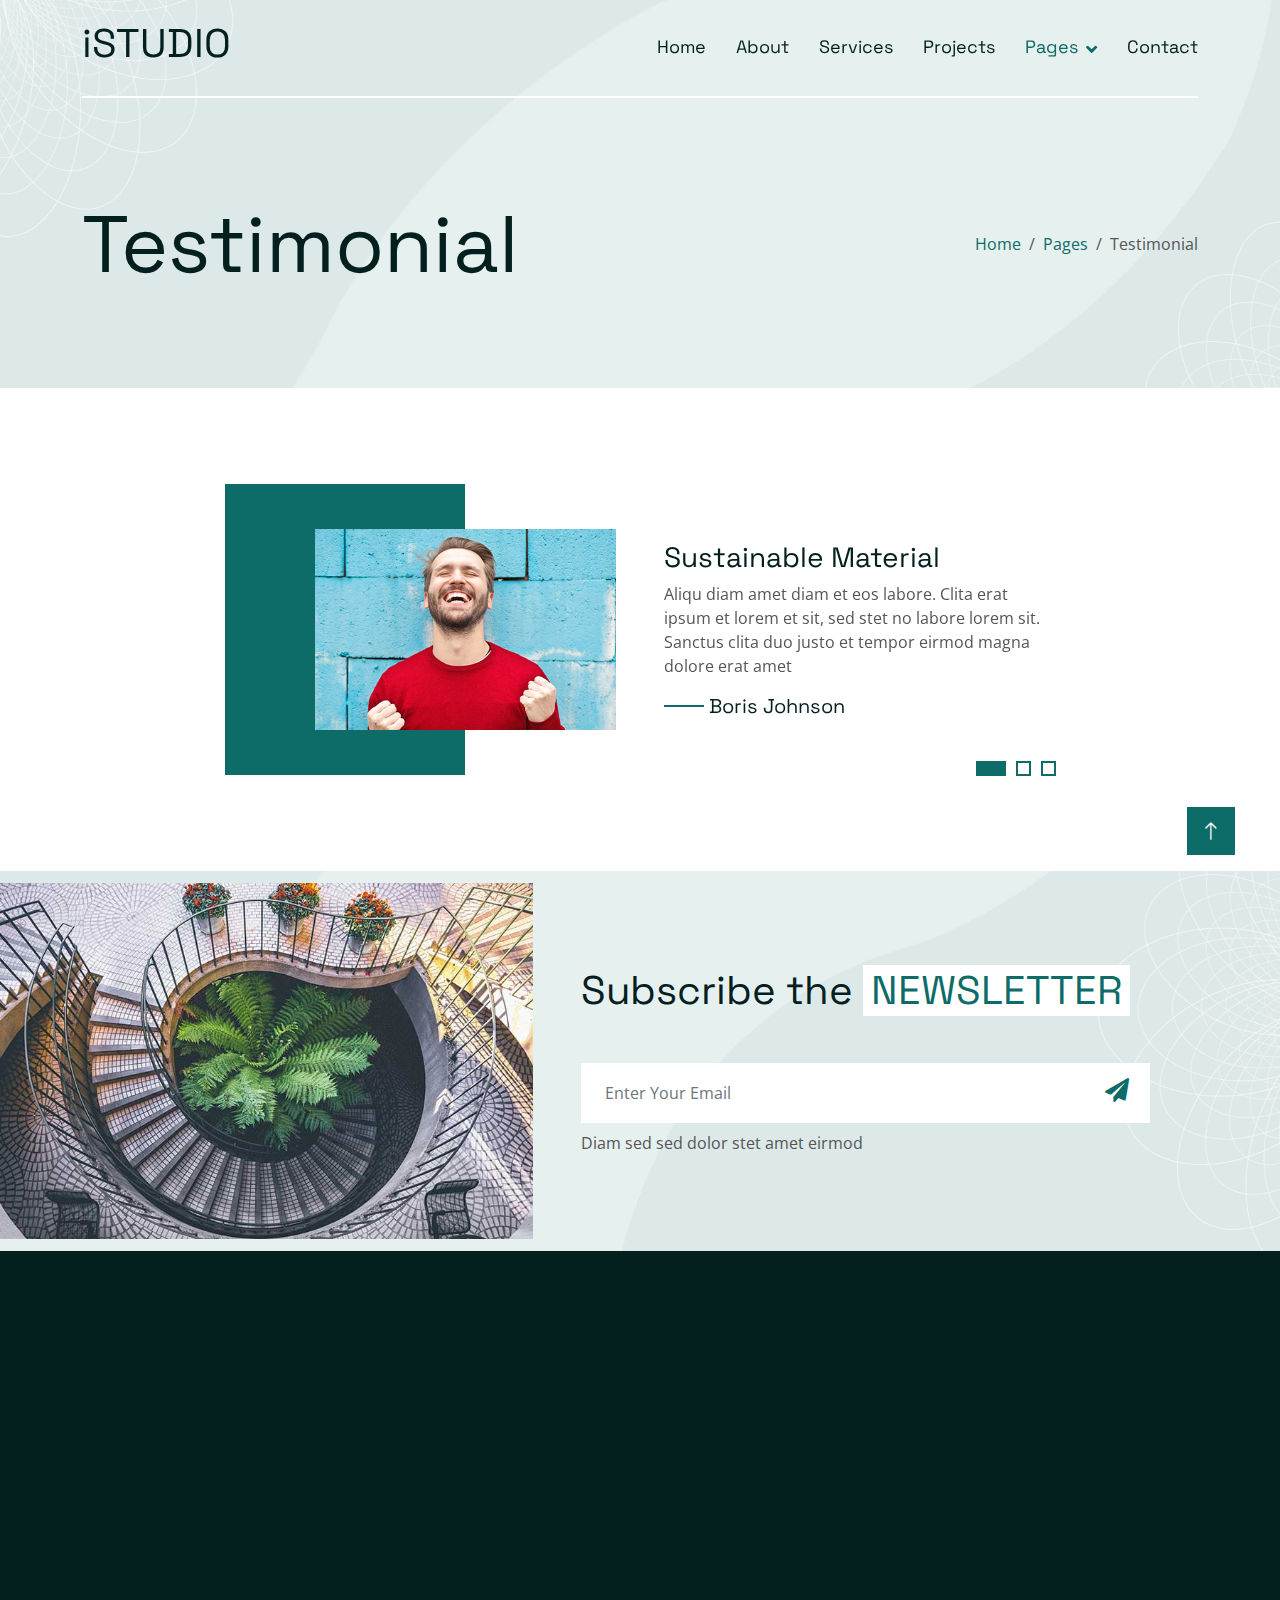
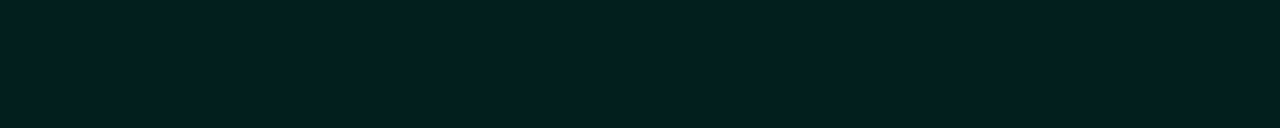
<file: testimonial.html>
<!DOCTYPE html>
<html lang="en">

<head>
    <meta charset="utf-8">
    <title>iSTUDIO - Interior Design Website Template Free</title>
    <meta content="width=device-width, initial-scale=1.0" name="viewport">
    <meta content="" name="keywords">
    <meta content="" name="description">

    <!-- Favicon -->
    <link href="img/favicon.ico" rel="icon">

    <!-- Google Web Fonts -->
    <link rel="preconnect" href="https://fonts.googleapis.com">
    <link rel="preconnect" href="https://fonts.gstatic.com" crossorigin>
    <link href="https://fonts.googleapis.com/css2?family=Open+Sans&family=Space+Grotesk&display=swap" rel="stylesheet">

    <!-- Icon Font Stylesheet -->
    <link href="https://cdnjs.cloudflare.com/ajax/libs/font-awesome/5.10.0/css/all.min.css" rel="stylesheet">
    <link href="https://cdn.jsdelivr.net/npm/bootstrap-icons@1.4.1/font/bootstrap-icons.css" rel="stylesheet">

    <!-- Libraries Stylesheet -->
    <link href="lib/animate/animate.min.css" rel="stylesheet">
    <link href="lib/owlcarousel/assets/owl.carousel.min.css" rel="stylesheet">

    <!-- Customized Bootstrap Stylesheet -->
    <link href="css/bootstrap.min.css" rel="stylesheet">

    <!-- Template Stylesheet -->
    <link href="css/style.css" rel="stylesheet">
</head>

<body>
    <!-- Spinner Start -->
    <div id="spinner"
        class="show bg-white position-fixed translate-middle w-100 vh-100 top-50 start-50 d-flex align-items-center justify-content-center">
        <div class="spinner-grow text-primary" style="width: 3rem; height: 3rem;" role="status">
            <span class="sr-only">Loading...</span>
        </div>
    </div>
    <!-- Spinner End -->


    <!-- Navbar Start -->
    <div class="container-fluid sticky-top">
        <div class="container">
            <nav class="navbar navbar-expand-lg navbar-light border-bottom border-2 border-white">
                <a href="index.html" class="navbar-brand">
                    <h1>iSTUDIO</h1>
                </a>
                <button type="button" class="navbar-toggler ms-auto me-0" data-bs-toggle="collapse"
                    data-bs-target="#navbarCollapse">
                    <span class="navbar-toggler-icon"></span>
                </button>
                <div class="collapse navbar-collapse" id="navbarCollapse">
                    <div class="navbar-nav ms-auto">
                        <a href="index.html" class="nav-item nav-link">Home</a>
                        <a href="about.html" class="nav-item nav-link">About</a>
                        <a href="service.html" class="nav-item nav-link">Services</a>
                        <a href="project.html" class="nav-item nav-link">Projects</a>
                        <div class="nav-item dropdown">
                            <a href="#!" class="nav-link dropdown-toggle active" data-bs-toggle="dropdown">Pages</a>
                            <div class="dropdown-menu bg-light mt-2">
                                <a href="feature.html" class="dropdown-item">Features</a>
                                <a href="team.html" class="dropdown-item">Our Team</a>
                                <a href="testimonial.html" class="dropdown-item active">Testimonial</a>
                                <a href="404.html" class="dropdown-item">404 Page</a>
                            </div>
                        </div>
                        <a href="contact.html" class="nav-item nav-link">Contact</a>
                    </div>
                </div>
            </nav>
        </div>
    </div>
    <!-- Navbar End -->


    <!-- Hero Start -->
    <div class="container-fluid pb-5 bg-primary hero-header">
        <div class="container py-5">
            <div class="row g-3 align-items-center">
                <div class="col-lg-6 text-center text-lg-start">
                    <h1 class="display-1 mb-0 animated slideInLeft">Testimonial</h1>
                </div>
                <div class="col-lg-6 animated slideInRight">
                    <nav aria-label="breadcrumb">
                        <ol class="breadcrumb justify-content-center justify-content-lg-end mb-0">
                            <li class="breadcrumb-item"><a class="text-primary" href="#!">Home</a></li>
                            <li class="breadcrumb-item"><a class="text-primary" href="#!">Pages</a></li>
                            <li class="breadcrumb-item text-secondary active" aria-current="page">Testimonial</li>
                        </ol>
                    </nav>
                </div>
            </div>
        </div>
    </div>
    <!-- Hero End -->


    <!-- Testimonial Start -->
    <div class="container-xxl py-5">
        <div class="container py-5">
            <div class="row justify-content-center">
                <div class="col-md-12 col-lg-9">
                    <div class="owl-carousel testimonial-carousel wow fadeIn" data-wow-delay="0.2s">
                        <div class="testimonial-item">
                            <div class="row g-5 align-items-center">
                                <div class="col-md-6">
                                    <div class="testimonial-img">
                                        <img class="img-fluid" src="img/testimonial-1.jpg" alt="">
                                    </div>
                                </div>
                                <div class="col-md-6">
                                    <div class="testimonial-text pb-5 pb-md-0">
                                        <h3>Sustainable Material</h3>
                                        <p>Aliqu diam amet diam et eos labore. Clita erat ipsum et lorem et sit, sed
                                            stet no labore lorem sit. Sanctus clita duo justo et tempor eirmod magna
                                            dolore erat
                                            amet</p>
                                        <h5 class="mb-0">Boris Johnson</h5>
                                    </div>
                                </div>
                            </div>
                        </div>
                        <div class="testimonial-item">
                            <div class="row g-5 align-items-center">
                                <div class="col-md-6">
                                    <div class="testimonial-img">
                                        <img class="img-fluid" src="img/testimonial-2.jpg" alt="">
                                    </div>
                                </div>
                                <div class="col-md-6">
                                    <div class="testimonial-text pb-5 pb-md-0">
                                        <h3>Customer Satisfaction</h3>
                                        <p>Clita erat ipsum et lorem et sit, sed
                                            stet no labore lorem sit. Sanctus clita duo justo et tempor eirmod magna
                                            dolore erat
                                            amet</p>
                                        <h5 class="mb-0">Alexander Bell</h5>
                                    </div>
                                </div>
                            </div>
                        </div>
                        <div class="testimonial-item">
                            <div class="row g-5 align-items-center">
                                <div class="col-md-6">
                                    <div class="testimonial-img">
                                        <img class="img-fluid" src="img/testimonial-3.jpg" alt="">
                                    </div>
                                </div>
                                <div class="col-md-6">
                                    <div class="testimonial-text pb-5 pb-md-0">
                                        <h3>Budget Friendly</h3>
                                        <p>Diam amet diam et eos labore. Clita erat ipsum et lorem et sit, sed
                                            stet no labore lorem sit. Sanctus clita duo justo et tempor eirmod magna
                                            dolore erat
                                            amet</p>
                                        <h5 class="mb-0">Bradley Gordon</h5>
                                    </div>
                                </div>
                            </div>
                        </div>
                    </div>
                </div>
            </div>
        </div>
    </div>
    <!-- Testimonial End -->


    <!-- Newsletter Start -->
    <div class="container-fluid bg-primary newsletter p-0">
        <div class="container p-0">
            <div class="row g-0 align-items-center">
                <div class="col-md-5 ps-lg-0 text-start wow fadeIn" data-wow-delay="0.2s">
                    <img class="img-fluid w-100" src="img/newsletter.jpg" alt="">
                </div>
                <div class="col-md-7 py-5 newsletter-text wow fadeIn" data-wow-delay="0.5s">
                    <div class="p-5">
                        <h1 class="mb-5">Subscribe the <span
                                class="text-uppercase text-primary bg-white px-2">Newsletter</span></h1>
                        <div class="position-relative w-100 mb-2">
                            <input class="form-control border-0 w-100 ps-4 pe-5" type="text"
                                placeholder="Enter Your Email" style="height: 60px;">
                            <button type="button" class="btn shadow-none position-absolute top-0 end-0 mt-2 me-2"><i
                                    class="fa fa-paper-plane text-primary fs-4"></i></button>
                        </div>
                        <p class="mb-0">Diam sed sed dolor stet amet eirmod</p>
                    </div>
                </div>
            </div>
        </div>
    </div>
    <!-- Newsletter End -->


    <!-- Footer Start -->
    <div class="container-fluid bg-dark text-white-50 footer pt-5">
        <div class="container py-5">
            <div class="row g-5">
                <div class="col-md-6 col-lg-3 wow fadeIn" data-wow-delay="0.1s">
                    <a href="index.html" class="d-inline-block mb-3">
                        <h1 class="text-white">iSTUDIO</h1>
                    </a>
                    <p class="mb-0">Tempor erat elitr rebum at clita. Diam dolor diam ipsum et tempor sit. Aliqu diam
                        amet diam et eos labore. Clita erat ipsum et lorem et sit, sed stet no labore lorem sit. Sanctus
                        clita duo justo et tempor</p>
                </div>
                <div class="col-md-6 col-lg-3 wow fadeIn" data-wow-delay="0.3s">
                    <h5 class="text-white mb-4">Get In Touch</h5>
                    <p><i class="fa fa-map-marker-alt me-3"></i>123 Street, New York, USA</p>
                    <p><i class="fa fa-phone-alt me-3"></i>+012 345 67890</p>
                    <p><i class="fa fa-envelope me-3"></i>info@example.com</p>
                    <div class="d-flex pt-2">
                        <a class="btn btn-outline-primary btn-square border-2 me-2" href="#!"><i
                                class="fab fa-twitter"></i></a>
                        <a class="btn btn-outline-primary btn-square border-2 me-2" href="#!"><i
                                class="fab fa-facebook-f"></i></a>
                        <a class="btn btn-outline-primary btn-square border-2 me-2" href="#!"><i
                                class="fab fa-youtube"></i></a>
                        <a class="btn btn-outline-primary btn-square border-2 me-2" href="#!"><i
                                class="fab fa-instagram"></i></a>
                        <a class="btn btn-outline-primary btn-square border-2 me-2" href="#!"><i
                                class="fab fa-linkedin-in"></i></a>
                    </div>
                </div>
                <div class="col-md-6 col-lg-3 wow fadeIn" data-wow-delay="0.5s">
                    <h5 class="text-white mb-4">Popular Link</h5>
                    <a class="btn btn-link" href="#!">About Us</a>
                    <a class="btn btn-link" href="#!">Contact Us</a>
                    <a class="btn btn-link" href="#!">Privacy Policy</a>
                    <a class="btn btn-link" href="#!">Terms & Condition</a>
                    <a class="btn btn-link" href="#!">Career</a>
                </div>
                <div class="col-md-6 col-lg-3 wow fadeIn" data-wow-delay="0.7s">
                    <h5 class="text-white mb-4">Our Services</h5>
                    <a class="btn btn-link" href="#!">Interior Design</a>
                    <a class="btn btn-link" href="#!">Project Planning</a>
                    <a class="btn btn-link" href="#!">Renovation</a>
                    <a class="btn btn-link" href="#!">Implement</a>
                    <a class="btn btn-link" href="#!">Landscape Design</a>
                </div>
            </div>
        </div>
        <div class="container wow fadeIn" data-wow-delay="0.1s">
            <div class="copyright">
                <div class="row">
                    <div class="col-md-6 text-center text-md-start mb-3 mb-md-0">
                        &copy; <a class="border-bottom" href="#!">Your Site Name</a>, All Right Reserved.

                        <!--/*** This template is free as long as you keep the below author’s credit link/attribution link/backlink. ***/-->
                        <!--/*** If you'd like to use the template without the below author’s credit link/attribution link/backlink, ***/-->
                        <!--/*** you can purchase the Credit Removal License from "https://htmlcodex.com/credit-removal". ***/-->
                        Designed By <a class="border-bottom" href="https://htmlcodex.com">HTML Codex</a>. Distributed by
                        <a class="border-bottom" href="https://themewagon.com" target="_blank">ThemeWagon</a>
                    </div>
                    <div class="col-md-6 text-center text-md-end">
                        <div class="footer-menu">
                            <a href="#!">Home</a>
                            <a href="#!">Cookies</a>
                            <a href="#!">Help</a>
                            <a href="#!">FAQs</a>
                        </div>
                    </div>
                </div>
            </div>
        </div>
    </div>
    <!-- Footer End -->


    <!-- Back to Top -->
    <a href="#!" class="btn btn-lg btn-primary btn-lg-square back-to-top"><i class="bi bi-arrow-up"></i></a>


    <!-- JavaScript Libraries -->
    <script src="https://ajax.googleapis.com/ajax/libs/jquery/3.6.1/jquery.min.js"></script>
    <script src="https://cdn.jsdelivr.net/npm/bootstrap@5.0.0/dist/js/bootstrap.bundle.min.js"></script>
    <script src="lib/wow/wow.min.js"></script>
    <script src="lib/easing/easing.min.js"></script>
    <script src="lib/waypoints/waypoints.min.js"></script>
    <script src="lib/owlcarousel/owl.carousel.min.js"></script>

    <!-- Template Javascript -->
    <script src="js/main.js"></script>
</body>

</html>
</file>
<file: css/style.css>
/********** Template CSS **********/

/*** Spinner ***/
#spinner {
    opacity: 0;
    visibility: hidden;
    transition: opacity .5s ease-out, visibility 0s linear .5s;
    z-index: 99999;
}

#spinner.show {
    transition: opacity .5s ease-out, visibility 0s linear 0s;
    visibility: visible;
    opacity: 1;
}

.back-to-top {
    position: fixed;
    display: none;
    right: 45px;
    bottom: 45px;
    z-index: 99;
}

/*** Button ***/
.btn {
    transition: .5s;
}

.btn-square {
    width: 38px;
    height: 38px;
}

.btn-sm-square {
    width: 32px;
    height: 32px;
}

.btn-lg-square {
    width: 48px;
    height: 48px;
}

.btn-square,
.btn-sm-square,
.btn-lg-square {
    padding: 0;
    display: flex;
    align-items: center;
    justify-content: center;
    font-weight: normal;
}


/*** Navbar ***/
.sticky-top {
    top: -150px;
    transition: .5s;
}

.navbar {
    padding: 15px 0;
    font-family: "Space Grotesk", sans-serif;
    font-size: 18px;
}

.navbar .navbar-nav .nav-link {
    margin-left: 30px;
    padding: 0;
    outline: none;
    color: var(--bs-dark);
}

.navbar .navbar-nav .nav-link:hover,
.navbar .navbar-nav .nav-link.active {
    color: var(--bs-primary)
}

.navbar .dropdown-toggle::after {
    border: none;
    content: "\f107";
    font-family: "Font Awesome 5 Free";
    font-weight: 900;
    vertical-align: middle;
    margin-left: 8px;
}

.navbar .dropdown-menu .dropdown-item:hover,
.navbar .dropdown-menu .dropdown-item.active {
    color: var(--bs-white);
    background: var(--bs-primary);
}

@media (max-width: 991.98px) {
    .navbar .navbar-nav .nav-link  {
        margin-left: 0;
        padding: 10px 0;
    }
}

@media (min-width: 992px) {
    .navbar .nav-item .dropdown-menu {
        display: block;
        border: none;
        margin-top: 0;
        top: 150%;
        opacity: 0;
        visibility: hidden;
        transition: .5s;
    }

    .navbar .nav-item:hover .dropdown-menu {
        top: 100%;
        visibility: visible;
        transition: .5s;
        opacity: 1;
    }
}


/*** Hero Header ***/
.hero-header {
    margin-top: -100px;
    padding-top: 150px;
    background: url(../img/hero-bg.jpg) top center no-repeat;
    background-size: cover;
}

.hero-header .breadcrumb-item+.breadcrumb-item::before {
    color: var(--light);
}

.header-carousel {
    position: relative;
    padding: 45px 90px 45px 0;
}

.header-carousel::before {
    position: absolute;
    content: "";
    top: 0;
    right: 0;
    width: calc(50% + 45px);
    height: 100%;
    background: var(--bs-primary);
    z-index: -1;
}

.header-carousel .owl-dots {
    position: absolute;
    top: 50%;
    right: 38px;
    transform: translateY(-50%);
    display: flex;
    flex-direction: column;
    align-items: center;
    justify-content: center;
}

.header-carousel .owl-dot {
    position: relative;
    display: inline-block;
    margin: 5px 0;
    width: 15px;
    height: 15px;
    border: 2px solid var(--bs-white);
    transition: .5s;
}

.header-carousel .owl-dot.active {
    height: 30px;
    background: var(--bs-white);
}


/*** About ***/
.about-img {
    position: relative;
    overflow: hidden;
}

.about-img::after {
    position: absolute;
    content: "";
    width: 100%;
    height: 100%;
    top: 0;
    left: 0;
    background: url(../img/bg-about-img.png) top left no-repeat;
    background-size: contain;
}


/*** Project ***/
.project-item img {
    transition: .5s;
}
  
.project-item:hover img {
    transform: scale(1.2);
}
  
.project-overlay {
    position: absolute;
    padding: 25px;
    width: 100%;
    height: 100%;
    top: 0;
    left: 0;
    display: flex;
    flex-direction: column;
    align-items: flex-start;
    justify-content: flex-end;
    background: linear-gradient(rgba(255, 255, 255, .1) 50%, var(--bs-dark));
    z-index: 1;
}


/*** Service ***/
.service-item {
    position: relative;
    padding: 30px 25px;
    transition: .5s;
}

.service-item.bg-primary:hover {
    background: var(--bs-light) !important;
}

.service-item.bg-primary p {
    color: var(--bs-light);
    transition: .5s;
}

.service-item.bg-primary:hover p {
    color: var(--bs-secondary);
}

.service-item.bg-light:hover {
    background: var(--bs-primary) !important;
}

.service-item.bg-light p {
    color: var(--bs-secondary);
    transition: .5s;
}

.service-item.bg-light:hover p {
    color: var(--bs-light);
}


.service-item .service-img h3 {
    position: absolute;
    top: 0;
    left: 0;
    padding: 0 12px 7px 0;
}

.service-item.bg-primary .service-img h3 {
    background: var(--bs-primary);
    color: var(--bs-white);
    transition: .5s;
}

.service-item.bg-primary:hover .service-img h3 {
    background: var(--bs-light);
    color: var(--bs-dark);
}

.service-item.bg-light .service-img h3 {
    background: var(--bs-light);
    color: var(--bs-dark);
    transition: .5s;
}

.service-item.bg-light:hover .service-img h3 {
    background: var(--bs-primary);
    color: var(--bs-white);
}


/*** Our Team ***/
.team-item img {
    transition: .5s;
}
  
.team-item:hover img {
    transform: scale(1.2);
}
  
.team-overlay {
    position: absolute;
    padding: 30px;
    width: 100%;
    height: 100%;
    top: 0;
    left: 0;
    display: flex;
    flex-direction: column;
    align-items: flex-start;
    justify-content: flex-end;
    background: linear-gradient(rgba(255, 255, 255, .1) 50%, var(--bs-dark));
    z-index: 1;
}

.team-overlay small {
    display: inline-block;
    padding: 3px 15px;
    color: var(--bs-white);
    background: var(--bs-primary);
}


/*** Testimonial ***/
.testimonial-img {
    position: relative;
    padding: 45px 0 45px 90px;
}

.testimonial-img::before {
    position: absolute;
    content: "";
    top: 0;
    left: 0;
    width: calc(50% + 45px);
    height: 100%;
    background: var(--bs-primary);
    z-index: -1;
}

.testimonial-text h5 {
    position: relative;
    padding-left: 45px;
}

.testimonial-text h5::before {
    position: absolute;
    content: "";
    top: 50%;
    left: 0;
    transform: translateY(-50%);
    width: 40px;
    height: 2px;
    background: var(--bs-primary);
}

.testimonial-carousel .owl-dots {
    position: absolute;
    height: 17px;
    bottom: 0;
    right: 0;
    left: auto;
}

.testimonial-carousel .owl-dot {
    position: relative;
    display: inline-block;
    margin-left: 10px;
    width: 15px;
    height: 15px;
    background: var(--bs-white);
    border: 2px solid var(--bs-primary);
    transition: .5s;
}

.testimonial-carousel .owl-dot.active {
    width: 30px;
    background: var(--bs-primary);
}

@media (max-width: 768px) {
    .testimonial-carousel .owl-dots {
        left: 0;
        right: auto;
    }

    .testimonial-carousel .owl-dot {
        margin-right: 10px;
        margin-left: 0;
    }
}


/*** Newsletter ***/
.newsletter {
    background: url(../img/hero-bg.jpg) bottom right no-repeat;
    background-size: cover;
}

@media (min-width: 992px) {
    .newsletter .container {
        max-width: 100% !important;
    }

    .newsletter .newsletter-text  {
        padding-right: calc(((100% - 960px) / 2) + .75rem);
    }
}

@media (min-width: 1200px) {
    .newsletter .newsletter-text  {
        padding-right: calc(((100% - 1140px) / 2) + .75rem);
    }
}

@media (min-width: 1400px) {
    .newsletter .newsletter-text  {
        padding-right: calc(((100% - 1320px) / 2) + .75rem);
    }
}


/*** Footer ***/
.footer .btn.btn-link {
    display: block;
    margin-bottom: 10px;
    padding: 0;
    text-align: left;
    color: rgba(255,255,255,.5);
    font-weight: normal;
    transition: .3s;
}

.footer .btn.btn-link:hover {
    color: var(--bs-white);
    letter-spacing: 1px;
    box-shadow: none;
}

.footer .btn.btn-link::before {
    position: relative;
    content: "\f105";
    font-family: "Font Awesome 5 Free";
    font-weight: 900;
    margin-right: 10px;
}

.footer .copyright {
    padding: 25px 0;
    font-size: 14px;
    border-top: 1px solid rgba(256, 256, 256, .1);
}

.footer .copyright a {
    color: rgba(255,255,255,.5);
}

.footer .copyright a:hover {
    color: var(--bs-white);
}

.footer .footer-menu a {
    margin-right: 15px;
    padding-right: 15px;
    border-right: 1px solid rgba(255, 255, 255, .1);
}

.footer .footer-menu a:last-child {
    margin-right: 0;
    padding-right: 0;
    border-right: none;
}
</file>
